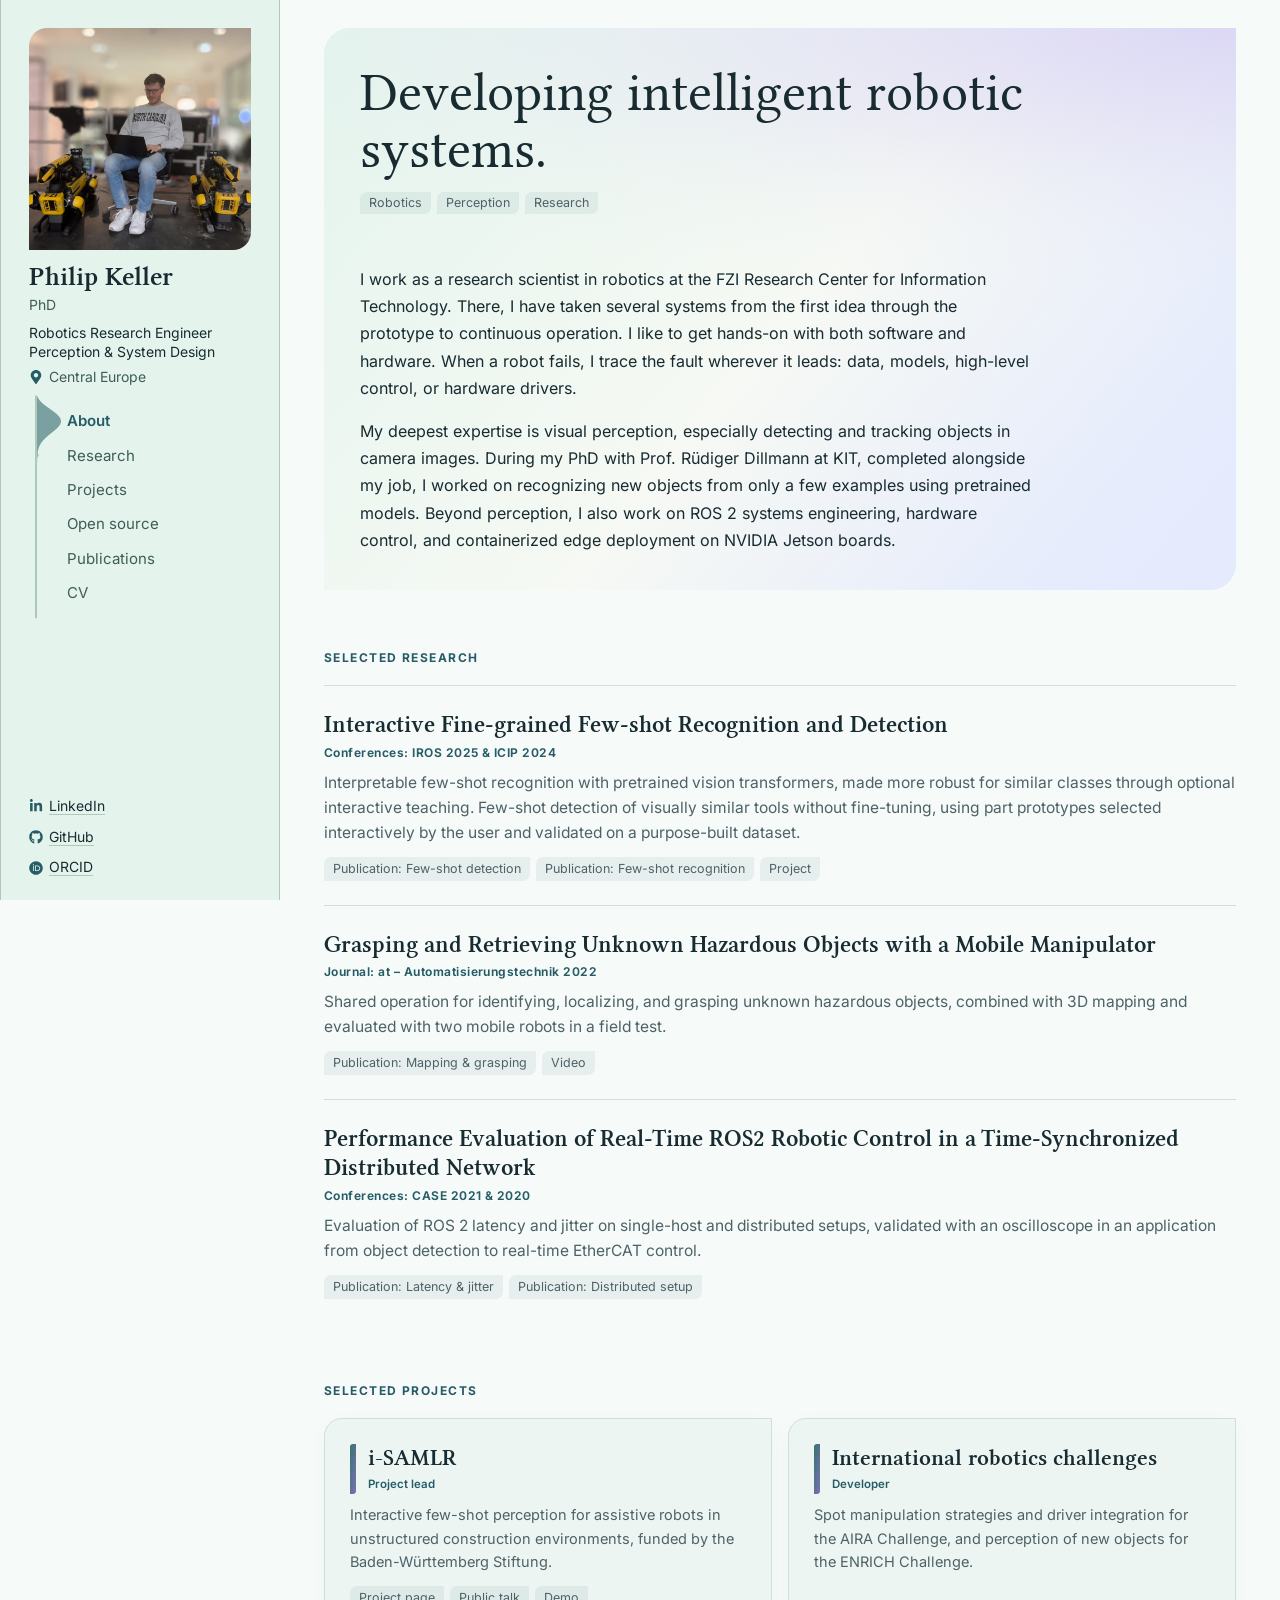
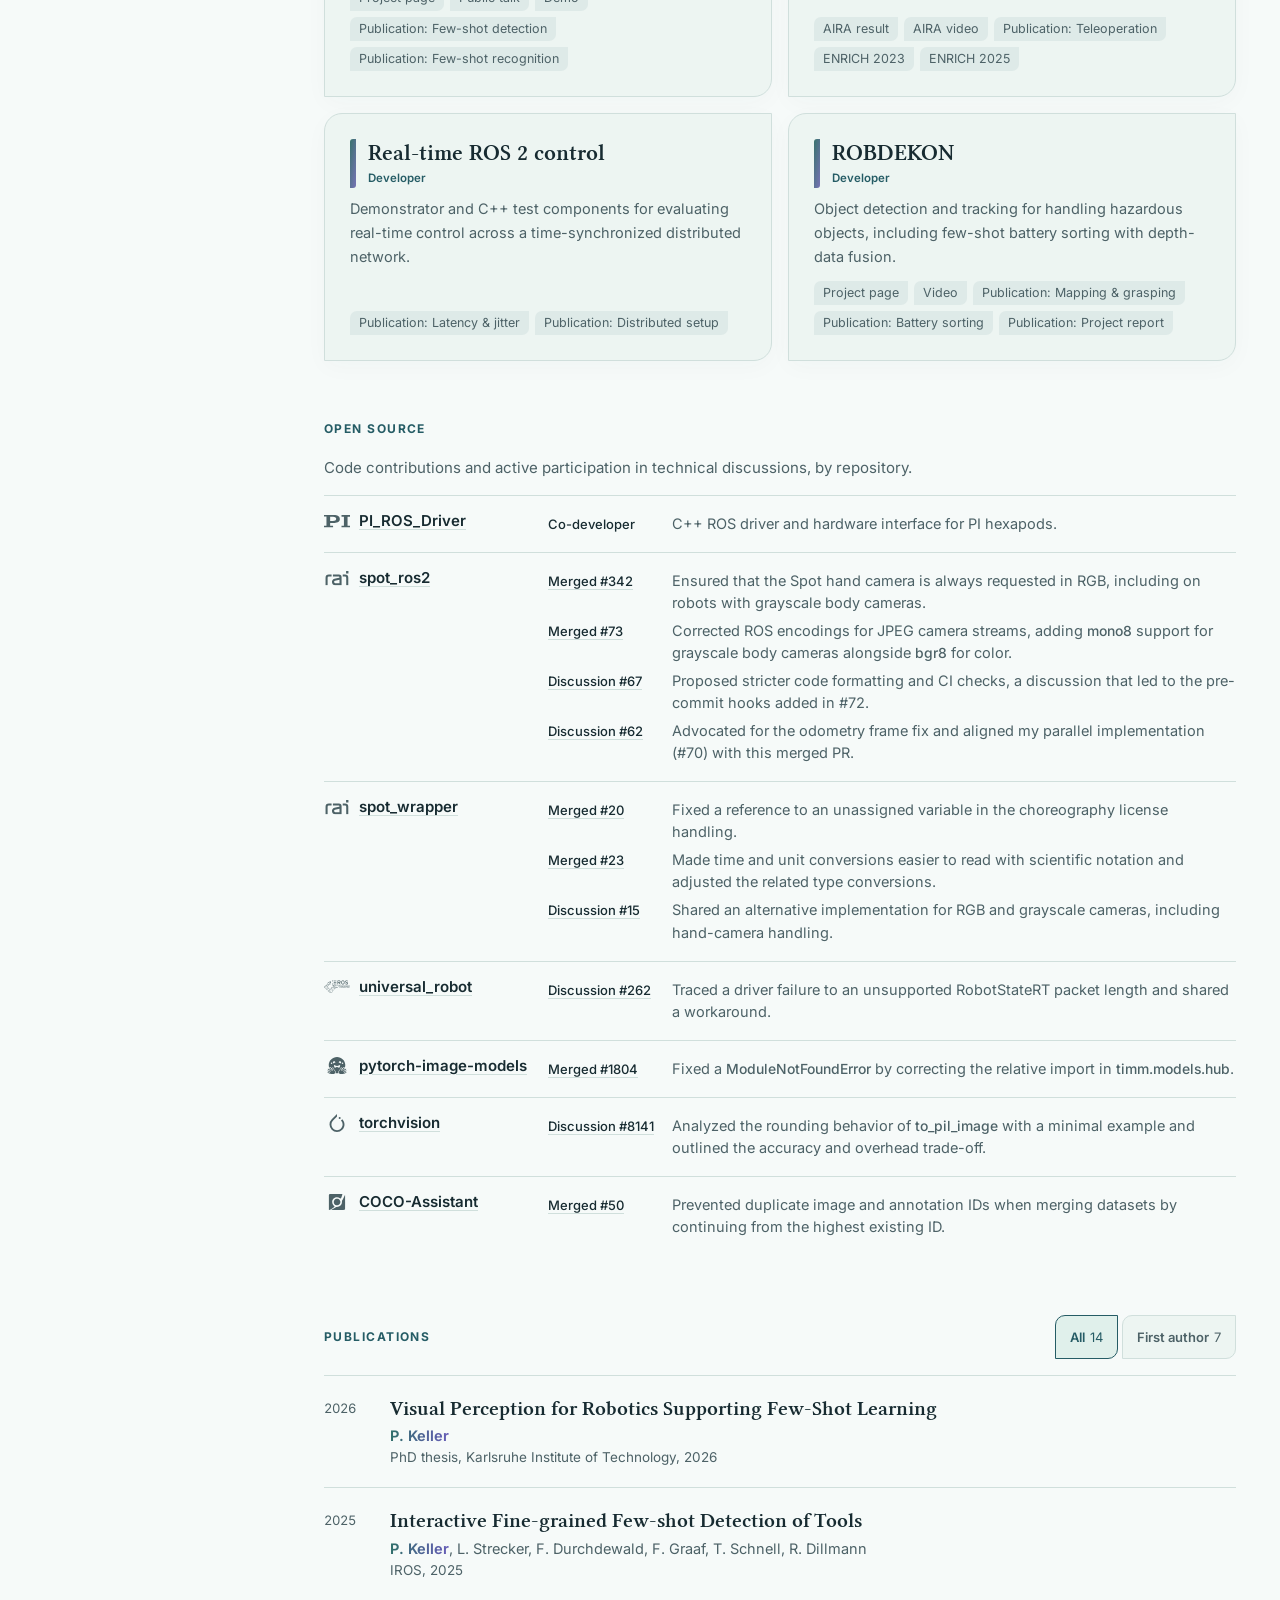
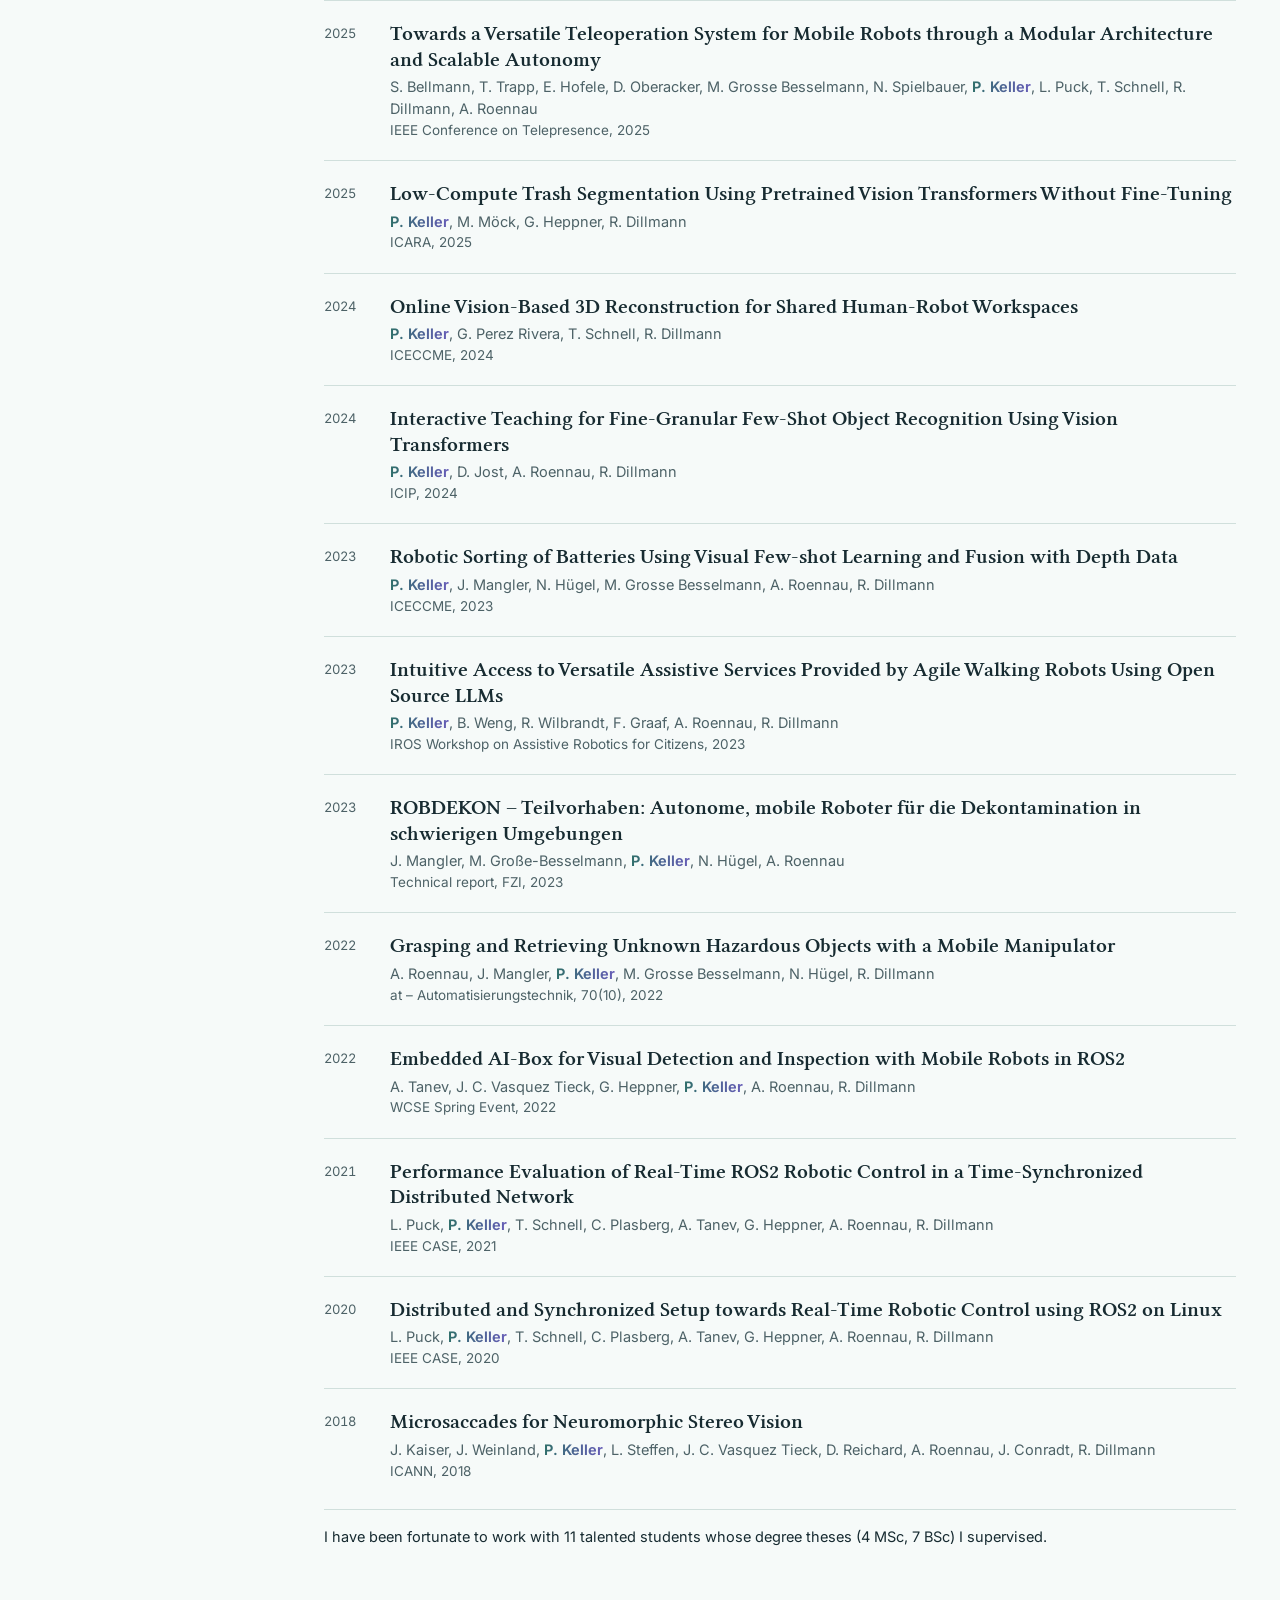
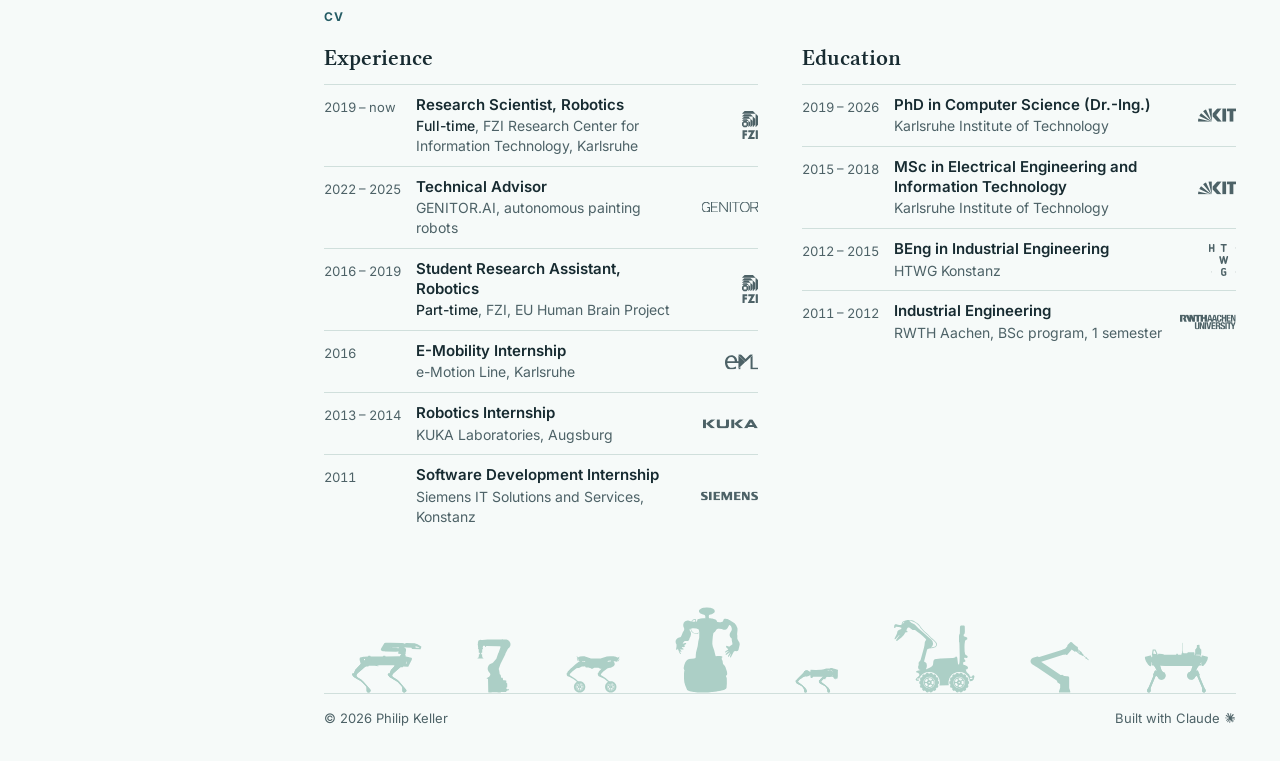
<file: index.html>
<!doctype html>
<html lang="en">
<head>
  <meta charset="utf-8">
  <meta name="viewport" content="width=device-width, initial-scale=1">
  <title>Philip Keller | Robotics Research Engineer</title>
  <meta name="description" content="Philip Keller is a robotics research engineer working on few-shot visual perception and system design for real hardware.">
  <meta name="color-scheme" content="light dark">
  <meta name="theme-color" media="(max-width: 860px) and (prefers-color-scheme: light)" content="#e4f4ed">
  <meta name="theme-color" media="(max-width: 860px) and (prefers-color-scheme: dark)" content="#1d3b36">
  <link rel="canonical" href="https://philipsgithub.github.io/">
  <link rel="icon" href="assets/favicon-white-32.png?v=3" sizes="32x32" type="image/png" media="(prefers-color-scheme: dark)">
  <link rel="icon" href="assets/favicon-white-128.png?v=3" sizes="128x128" type="image/png" media="(prefers-color-scheme: dark)">
  <link rel="icon" href="assets/favicon-black-32.png?v=3" sizes="32x32" type="image/png" media="(prefers-color-scheme: light)">
  <link rel="icon" href="assets/favicon-black-128.png?v=3" sizes="128x128" type="image/png" media="(prefers-color-scheme: light)">
  <link rel="apple-touch-icon" href="assets/apple-touch-icon.png?v=4" sizes="180x180">
  <meta property="og:type" content="profile">
  <meta property="og:title" content="Philip Keller | Robotics Research Engineer">
  <meta property="og:description" content="Few-shot visual perception and system design for real hardware.">
  <meta property="og:url" content="https://philipsgithub.github.io/">
  <meta property="og:image" content="https://philipsgithub.github.io/assets/robotics-photo.jpg">
  <link rel="preload" href="assets/fonts/Inter-Variable.woff2" as="font" type="font/woff2" crossorigin>
  <link rel="preload" href="assets/fonts/LibertinusSerif-Regular.woff2" as="font" type="font/woff2" crossorigin>
  <link rel="stylesheet" href="style.css">
  <link rel="stylesheet" href="common.css">
  <link rel="stylesheet" href="theme.css">
  <link rel="stylesheet" href="cv.css">
  <link rel="stylesheet" href="compact.css">
  <link rel="stylesheet" href="icons.css">
  <link rel="stylesheet" href="sidebar-fit.css">
  <link rel="stylesheet" href="top-header.css">
  <link rel="stylesheet" href="nav-rail.css">
  <link rel="stylesheet" href="shape-align.css">
  <link rel="stylesheet" href="narrow-nav.css">
  <link rel="stylesheet" href="entry-links.css">
  <link rel="stylesheet" href="density-row.css">
  <link rel="stylesheet" href="header-morph.css">
  <link rel="stylesheet" href="robot-skyline.css">
  <script src="assets/robots/robot-skyline-data.js" defer></script>
  <script src="robot-skyline.js" defer></script>
  <script src="script.js" defer></script>
  <script src="navigation.js" defer></script>
  <script src="compact.js" defer></script>
  <script src="about-align.js" defer></script>
  <script src="header-morph.js" defer></script>
  <script src="identity-align.js" defer></script>
  <script src="density-rail.js" defer></script>
</head>
<body>
  <svg class="logo-sprite" aria-hidden="true" style="display:none"><symbol id="logo-kuka" viewBox="0 0 583.4 100"><path fill-rule="evenodd" d="M432.5 98.1l36 0l10.4-17.3l57.8 0l2.9 4.3l7.8 13l35.7 0l0-0.4l-61.7-97.7l-27.6 0zM489.3 60.7l16.5-27.9l0.7-1.6l1-0.7l17.8 30.5l-0.3 0.4l-35.4 0zM299.4 0l0 98.1l31.4 0l0-49.4l0.4-0.3l56.5 49.7l44.1 0l-0.3-0.7l-20.5-16.6l-39.2-32.7l60-48.1l-44.1 0l-56.5 47.7l-0.4-0.3l0-47.4zM146.4 0l0 67.9l0.4 0.3l0 2.9l0.3 0.3l0 1.7l0.3 0.3l1 5.2l2.2 5.2l2.6 3.9l5.2 4.8l4.9 3l6.2 2.2l3.9 0.7l0.3 0.3l3.6 0.3l0.3 0.4l2.9 0l0.3 0.3l59.1 0l0.4-0.3l2.9 0l0.3-0.4l5.5-0.6l8.8-2.9l2.6-1.3l4.5-3.3l2.6-2.6l2-2.6l2.6-4.9l1.6-4.8l0.7-4.9l0.3-0.3l0-3.3l0.3-0.3l0-67.2l-31.5 0l0 62.3l-0.3 0.4l0 1.6l-1.6 4.2l-2.6 2.9l-3.9 2l-3 0.3l-0.3 0.3l-2.9 0l-0.3 0.4l-36.4 0l-0.3-0.4l-2.6 0l-0.3-0.3l-3-0.3l-3.9-2l-2.6-2.9l-0.9-1.9l-1-3.9l0-62.7zM0 0l0 98.1l31.2 0l0-49.4l0.3-0.3l56.8 49.7l44.2 0l-60.4-50l60.4-48.1l-44.5 0l-56.2 47.7l-0.6-0.3l0-47.4z"/></symbol><symbol id="logo-siemens" viewBox="0 0 626.1 100"><path fill-rule="evenodd" d="M449.6 1.9l0 95.9l19.4 0l0-60.5l0.4-0.4l3.7 7.1l0.8 0.8l1.5 3.3l0.7 0.8l1.1 2.6l0.8 0.7l1.1 2.7l0.8 0.7l1.4 3.4l0.8 0.7l1.1 2.6l0.8 0.8l1.4 3.3l2.7 4.1l1.5 3.4l2.6 4.1l1.5 3.3l2.6 4.1l1.5 3.4l2.6 4.1l1.5 3.4l1.1 1.5l30.2 0l0-95.9l-19.4 0l0 58.9l-0.4 0.4l-0.7-0.8l-1.5-3.3l-0.8-0.8l-1.4-3.3l-0.8-0.8l-1.5-3.3l-0.7-0.8l-1.5-3.3l-0.8-0.8l-1.5-3.3l-0.7-0.8l-1.5-3.3l-0.7-0.8l-1.5-3.3l-0.8-0.8l-1.5-3.3l-0.7-0.8l-1.5-3.3l-0.8-0.8l-1.5-3.4l-0.7-0.7l-1.5-3.4l-0.7-0.7l-1.5-3.4l-0.8-0.7l-4.8-9.3zM363.1 1.9l0 95.9l70.9 0l0-18.3l-43 0l-0.3-0.4l0-22l0.3-0.4l36.6 0l0-15.7l-36.6 0l-0.3-0.3l0-20.9l0.3-0.4l41.8 0l0-17.5zM224.6 1.9l0 95.9l19.1 0l0-62.4l0.3-0.3l26.5 63.8l16.1 0l0.3-0.4l0.4-1.5l1.1-1.9l0-0.7l1.5-2.6l0-0.8l1.1-1.8l0-0.8l1.2-1.8l0-0.8l1.1-1.8l0-0.8l1.1-1.9l0-0.7l1.1-1.9l0-0.7l1.1-1.9l0-0.7l1.2-1.9l0-0.7l1.1-1.9l0-0.8l1.1-1.8l0-0.8l1.1-1.8l0-0.8l1.1-1.8l0-0.8l1.2-1.9l0-0.7l1.1-1.9l0-0.7l1.1-1.9l0-0.7l1.1-1.9l0-0.7l1.1-1.9l0-0.7l1.2-1.9l0-0.8l1.1-1.8l0-0.8l1.5-2.6l0-0.7l2.6-5.6l0.4 0.3l0 62.4l26.4 0l0-95.9l-33.2 0l0 0.7l-3.3 7.1l-0.8 2.6l-2.2 4.5l-0.8 2.6l-3.3 7.1l-0.8 2.6l-2.2 4.5l-0.7 2.6l-1.2 1.9l0 0.7l-2.2 4.5l-0.7 2.6l-2.3 4.5l-0.7 2.6l-3.4 7.1l-1.1-1.5l-1.5-4.5l-1.1-1.9l0-0.7l-0.8-1.1l0-0.8l-0.7-1.1l0-0.7l-0.8-1.2l0-0.7l-0.7-1.1l0-0.8l-0.8-1.1l0-0.7l-0.7-1.2l0-0.7l-0.7-1.1l-1.5-4.5l-1.2-1.9l0-0.7l-0.7-1.1l0-0.8l-0.8-1.1l0-0.7l-0.7-1.2l0-0.7l-0.7-1.1l0-0.8l-0.8-1.1l0-0.7l-0.7-1.2l0-0.7l-0.8-1.1l0-0.8l-2.6-5.6l-1.1-3.7l-1.1-1.9l0-0.7l-0.8-1.1l0-0.8l-1.5-3.3zM138.1 1.9l0 95.9l70.5 0l0-18.3l-42.9 0l-0.4-0.4l0-22l0.4-0.4l36.5 0l0-15.7l-36.5 0l-0.4-0.3l0-20.9l0.4-0.4l42.1 0l0-17.5zM87.3 1.9l0 95.9l28.4 0l0-95.9zM618.3 3.4l-4.9-0.8l-0.3-0.4l-1.9 0l-0.4-0.3l-1.8 0l-0.4-0.4l-4.9-0.4l-0.3-0.4l-8.6-0.3l-0.4-0.4l-8.2 0l-0.4 0.4l-5.9 0.3l-0.4 0.4l-4.9 0.8l-3.3 1.1l-6.4 3l-4.8 3.3l-4.5 4.9l-3 5.6l-0.4 2.2l-0.3 0.4l0 1.5l-0.4 0.4l0 8.9l0.4 0.4l0 1.5l0.3 0.3l0 1.2l0.8 2.2l0.7 1.1l0.4 1.5l1.9 3l5.6 6l5.9 4.1l4.5 2.2l0.8 0l1.8 1.1l3.4 1.2l2.6 1.4l0.7 0l1.9 1.2l0.8 0l1.8 1.1l0.8 0l1.8 1.1l3.4 1.1l3.7 2.3l1.5 1.5l1.5 2.9l0 2.7l-0.4 0.3l0 1.1l-1.1 1.9l-1.5 1.5l-1.1 0.4l-0.7 0.7l-3.4 1.1l-5.2 0.4l-0.4 0.4l-9.3-0.4l-0.4-0.4l-4.9-0.3l-0.3-0.4l-1.5 0l-0.4-0.4l-1.5 0l-0.4-0.3l-1.4 0l-0.4-0.4l-4.1-0.8l-6.7-2.2l0 19.4l3.7 0.7l0.4 0.4l5.2 0.8l0.4 0.3l4.8 0.4l0.4 0.4l3 0l0.3 0.4l5.6 0l0.4 0.3l12 0l0.3-0.3l3.8 0l0.3-0.4l4.1-0.4l4.5-1.5l1.1 0l8.2-3.7l1.2-1.1l2.6-1.5l5.6-6l3-5.6l0.7-2.2l0-1.2l0.4-0.3l0-1.9l0.3-0.4l0-7.8l-0.3-0.4l0-1.5l-1.5-4.4l-2.6-4.5l-5.3-5.6l-5.2-3.8l-20.5-10.4l-0.7 0l-3.4-1.9l-2.2-0.7l-2.3-1.5l-3-3l-0.7-1.9l0-1.8l0.7-1.9l2.6-2.6l2.7-1.5l2.2-0.7l4.5-0.4l0.3-0.4l7.9 0.4l0.4 0.4l4.4 0.3l0.4 0.4l3 0.4l3 1.1l1.1 0l7.5 2.6l0-18.3zM67.2 3.4l-1.5 0l-0.4-0.4l-3.4-0.4l-2.2-0.7l-7.1-0.8l-0.4-0.4l-8.5-0.3l-0.4-0.4l-8.6 0l-0.4 0.4l-3.3 0l-0.4 0.3l-4.1 0.4l-0.4 0.4l-1.1 0l-0.4 0.4l-1.1 0l-1.5 0.7l-2.2 0.4l-7.5 3.7l-2.6 1.9l-6 6.3l-1.5 2.6l-1.8 5.6l0 1.9l-0.4 0.4l0 6.7l0.4 0.4l0 1.8l0.3 0.4l0 1.1l0.4 0.4l0 1.1l0.8 2.3l2.2 4.1l2.6 3.3l2.6 2.6l6.4 4.5l6.7 3.4l0.7 0l1.9 1.1l0.7 0l1.9 1.1l0.8 0l1.8 1.1l0.8 0l1.8 1.1l3.4 1.2l2.6 1.5l0.8 0l4.1 2.2l2.9 3.3l0.4 1.2l0 3.3l-1.1 2.6l-3 2.7l-4.1 1.4l-4.8 0.4l-0.4 0.4l-9.3-0.4l-0.4-0.4l-5.2-0.3l-0.4-0.4l-1.5 0l-0.4-0.4l-1.5 0l-0.3-0.3l-1.5 0l-0.4-0.4l-2.6-0.4l-1.5-0.7l-1.1 0l-5.6-1.9l0 19.4l2.2 0.4l0.4 0.3l1.5 0l1.8 0.8l1.5 0l0.4 0.4l1.9 0l0.3 0.3l1.9 0l0.4 0.4l2.2 0l0.4 0.4l3 0l0.3 0.4l5.6 0l0.4 0.3l12 0l0.3-0.3l6.4-0.4l0.3-0.4l1.5 0l0.4-0.4l1.1 0l0.4-0.3l1.1 0l0.4-0.4l1.1 0l3.4-1.1l5.9-3l3.4-2.3l2.6-2.6l0.4 0l2.6-3l1.5-2.2l2.2-4.8l0.4-2.3l0.4-0.4l0-1.4l0.4-0.4l0-3.4l0.3-0.4l-0.3-5.5l-0.4-0.4l-0.4-2.6l-3.4-6.7l-5.9-6.4l-5.2-3.7l-10.9-5.6l-0.7 0l-11.6-6l-0.7 0l-3-1.5l-2.2-1.5l-2.3-2.2l-0.7-1.5l0-3.4l0.7-1.5l1.9-1.8l4.1-2.3l1.1 0l1.9-0.7l2.6 0l0.4-0.4l7.8 0.4l0.4 0.4l2.6 0l0.3 0.3l3.4 0.4l0.4 0.4l4.1 0.7l2.6 1.1l1.1 0l2.3 1.2l2.6 0.7z"/></symbol><symbol id="logo-kit" viewBox="0 0 278.4 100"><path fill-rule="evenodd" d="M212.5 0l0 22.4l19.2 0.1l0 77.2l27.3 0.1l0-77.3l19.3-0.1l0-22.4zM178.7 0l-0.1 99.7l27.3 0l0-99.7zM142.4 0l-34.9 38.6l0 22.4l36 38.7l30.5 0l-40.5-49.4l0.3-0.8l39.9-49.5zM101 0.2l-10.5 0.3l-7.2 0.9l-6.6 1.5l23.8 95l-0.2 0.7l-41.9-89.2l-4.3 1.9l-6.5 3.6l-5.1 3.4l-5 3.9l62.7 76.5l-0.2 0.3l-77.1-62.5l-7.3 10l-5.9 10.8l89.7 41.6l0.3 0.5l-96.5-24l-2.4 11.7l-0.8 12.6l100.8 0z"/></symbol><symbol id="logo-rwth" viewBox="0 0 371.3 100"><path fill-rule="evenodd" d="M313.1 52.2l0 7.5l10.2 0.2l0 39.1l9.3 0l0.2-39.3l7.7 0l0.9 1.2l8.3 19.6l0 18.5l9.3 0l0-18.8l12.1-28l-10.2 0l-6.4 17.9l-0.4-0.2l-6.1-17.7zM302.3 52.2l0 46.8l9.3 0l0-46.8zM238.9 52.2l0 46.8l9.3 0l0-19.6l0.4-0.4l6.7 0.2l1.5 0.6l1.2 1.3l1 2.7l0.5 12.5l1 2.7l10.2 0l-1.3-1.5l-0.6-2.1l-0.4-11l-1.2-5l-2.1-2.3l-3.8-1.4l1.5-0.4l2.7-1.7l2.1-2.7l0.8-2.3l0.4-2.1l0-4.3l-0.8-3.6l-1.3-2.3l-2.7-2.5l-2.3-1l-2.7-0.6zM248.6 58.8l6.3 0.2l2.1 0.9l1.8 2.1l0.7 2l0 3.2l-1.1 2.9l-1.4 1.4l-2.9 1.1l-5.9-0.3l0-13zM210 52.2l0 46.8l26.6 0l0-7.7l-17.3-0.2l0.2-12.5l15.6 0l0-7.7l-15.8-0.2l0-10.8l16.7-0.2l0-7.5zM175.3 52.2l10.8 46.8l12 0l10.8-46.8l-9.7 0l-7.1 34.7l-0.4-0.8l-6.3-33.7zM165.1 52.2l0 46.8l9.3 0l0-46.8zM131.4 52.2l0 46.8l8.7-0.2l0.2-32.3l11.5 32.3l10.8 0.2l0-46.8l-8.5 0l-0.3 32l-11.4-32zM99.4 52.2l0 34.9l0.6 3.8l0.8 2.2l1.3 2.1l2.1 2.1l3.7 1.9l2.9 0.6l6.9 0l4.3-1.3l2.7-1.6l2.1-2.3l1.7-3.3l0.6-2.7l0.2-36.4l-9.3 0l0 34.5l-0.7 2.9l-1 1.9l-1.3 1l-2.7 0.6l-2.2-0.4l-1.9-1.4l-1.1-2.3l-0.4-2.3l0-34.5zM283.2 51.1l-3.8 0.7l-3.3 1.4l-1.5 1.1l-2 2.2l-1.3 2.5l-0.8 3.4l0.2 6l1.2 3.5l2.9 3.4l3.8 2.2l9.3 3.8l2.3 2.1l0.9 1.8l0.2 1.9l-0.7 2.9l-1.8 2.1l-1.3 0.6l-2.1 0.4l-2.7-0.4l-1.2-0.6l-1.7-1.9l-0.6-2.1l0-3.7l-9.3 0l0 4.8l0.8 3.3l1 2.1l1.3 1.7l1.8 1.4l2.1 1.1l4.2 1l7 0l3.4-0.6l2.7-1.1l2.5-1.6l2.1-2.3l1.2-2.5l0.8-3.3l-0.2-6.7l-1-2.7l-2.9-3.3l-4.8-2.7l-9.6-4.2l-1.6-1.6l-0.7-1.3l0-4.8l0.9-1.4l1.6-1.3l1.3-0.4l3.3 0.2l1.9 1.3l1 1.8l0.4 3.8l9 0l0-3.4l-1.5-4.7l-1-1.5l-2.7-2.3l-4.4-1.6zM340.1 0.8l0 46.8l8.5 0l0.3-32.6l11.4 32.4l10.8 0.2l0-46.8l-8.5 0l-0.2 32l-11.5-32zM311 0.8l0 46.8l26.8 0l0-7.5l-17.4-0.2l0.2-12.7l15.6 0l0-7.4l-15.8-0.3l0-10.8l16.6-0.2l0.2-7.7zM278.4 0.8l0 46.8l9.3 0l0.2-20.8l11.1 0.2l0 20.6l9.3 0l0-46.8l-9.3 0l-0.2 17.9l-10.9 0l-0.2-17.9zM192.7 0.8l-12.5 46.8l9.8 0l2.3-9.8l12.5 0l2.3 9.8l14.3 0l2.3-9.8l12.3 0l0.4 0.5l1.9 9.3l9.7 0l-12.2-46.8l-11.9 0.2l-8.9 34.6l-0.9 2l-9.7-36.8zM229.9 8.9l4.6 21l-9.1 0.2l0.8-5.2l3.3-15.3zM198.5 8.9l4.4 19.4l0 1.8l-8.9-0.2zM37.6 0.6l20.2 47.2l16 0l0.2-23.9l0.8 3.3l8.8 20.6l16 0l0.2-36.4l11 0.2l0 36.2l15.6 0l0.2-36.4l10.8 0.2l0.2 36.2l15.6-0.2l0.2-19.1l10.8 0.2l0 19.1l15.6 0l0-47.2l-15.6 0l-0.2 17.1l-10.8-0.2l0-16.9l-63.6 0l0 23.1l-10-23.1l-16.2 0l0.2 23.1l-9.8-23.1zM89.6 23.9l0.2-0.2l0.2 0.4l-0.2 0.2zM0 0.6l0 47l15.6 0l0.2-36.2l6.9 0l1.4 0.5l2.5 2l0.8 1.7l0.3 2.1l-1.1 2.9l-1.4 1.4l-2.7 1.1l-3.4 0l10.4 24.5l16 0l-8.5-20.2l0-0.6l3.3-5l1.1-3.7l-0.2-5.8l-0.7-1.9l-2-3.7l-4.2-3.8l-3.5-1.7l-2.7-0.6zM258.8 0l-4.1 1l-2.9 1.7l-2.5 2.7l-1.9 4l-1 4.7l-0.5 4.2l0 11.2l0.5 4.8l1.4 6l1.7 3.2l2.7 2.7l2.7 1.4l3.1 0.8l7.3 0l3.1-0.8l2.1-1l1.6-1.3l1.9-2.3l2.1-5.2l0.6-4.1l0-3.8l-9.3 0l-0.2 5.4l-1.5 4.4l-1.5 1.5l-1.6 0.6l-2.3 0l-1.9-0.8l-1-1.1l-1.1-2.3l-1-7.7l0-11.4l1-7.5l1.1-2.3l2.3-1.8l1.6-0.2l2.7 0.6l1.3 1l1 1.9l0.9 6.4l9.1 0l-0.2-5.4l-0.6-2.7l-1.3-2.9l-1-1.4l-2.9-2.5l-5.2-1.7z"/></symbol><symbol id="logo-htwg" viewBox="0 0 84.5 100"><path fill-rule="evenodd" d="M83.4 86.5l-0.8 0.5l0 0.8l0.4 0.4l0.9 0l0.4-1zM8.3 86.5l-0.8 0.5l0 0.6l0.6 0.6l0.8 0l0.4-0.4l0-0.8zM43.9 75l-3.7 1.8l-2.1 3.3l-0.4 1.7l0.2 12l1.4 3.1l1.9 1.7l3.5 1.2l4.8-0.2l2.9-1.1l1.8-2.2l0-9.6l-0.6-0.8l-1.2-0.6l-5.4 0l-1 0.6l-0.5 1.1l0.5 2l1 0.6l2.5 0.1l0 5.3l-1.9 0.7l-2.3 0l-1-0.3l-1.2-1.2l-0.7-2.1l0-9.3l0.7-2.1l1.6-1.4l2.9-0.2l3.1 1.6l1.1 0l1.4-0.8l0.4-1.6l-1.4-1.9l-1.9-1l-2.7-0.5zM32.9 37.9l-1 1.8l5 19.9l1 1.9l1.2 0.8l1.5 0.2l2-1.4l2.7-10.4l0.5-3.7l0.4 0.4l0.6 4.4l2.3 9.1l0.8 1l1.4 0.6l2.3-0.6l1.1-1.9l5.1-19.6l0-1.5l-1.2-1.2l-2.1-0.2l-1.4 1.2l-2.7 10.6l-0.6 3.7l-0.3-0.4l-0.4-3.5l-2.7-10.2l-1-1.2l-1-0.4l-2.1 0.4l-1.2 2l-2.1 8.5l-0.6 4.4l-0.4 0.4l-0.7-4.6l-2.4-9.1l-1.5-1.8zM83 11.6l-0.4 0.4l0 0.8l1 0.5l0.5-0.3l0.2-0.8l-0.5-0.6zM37.7 0l-1.7 1.5l0 1.4l0.9 1.2l6.6 0.3l0 18.8l1.4 1.6l2.1 0l1.4-1.4l0-19l6-0.1l1.1-0.8l0.4-2l-1.5-1.5zM1.4 0l-1.4 1.4l0 22l0.4 0.8l1.3 0.8l1.2 0l1.4-0.8l0.3-0.8l0.2-8.9l7.2 0l0.2 8.9l1.3 1.4l1.2 0.2l1.2-0.4l0.7-0.8l0.4-1.2l0-20.5l-0.4-1.1l-1.1-1l-2 0l-0.9 0.8l-0.4 0.7l-0.2 8.8l-7.2 0l-0.2-8.9l-1.3-1.4z"/></symbol><symbol id="logo-fzi" viewBox="0 0 58.2 100"><path fill-rule="evenodd" d="M23.1 68.6l-0.6 0.8l0 5.4l0.4 0.7l9.6 0.2l0.5 0.3l0.1 0.9l-12.7 22.7l0.6 0.3l23.7-0.1l0.4-0.4l0-5.9l-0.4-0.4l-10.4-0.1l-0.8-0.8l12.4-22l0.3-1.4l-0.5-0.3zM17.8 68.5l-15.3 0l-0.6 0.6l-0.1 30.3l0.6 0.5l6.2 0l0.8-0.5l0-10.9l0.5-0.6l7-0.2l0.7-0.5l0-6l-0.8-0.4l-6.9-0.2l-0.5-0.8l0-3.3l1-0.8l8-0.2l0.3-0.6l0-5.6zM49.9 68.4l-0.9 0.9l0 30.1l0.5 0.5l6.4 0l0.8-0.5l0-30.1l-0.9-0.8zM5.9 36l-5.8 5.9l0 10.1l5.8 5.8l10.1 0l5.7-5.7l0-10.3l-5.6-5.9zM6.4 42.1l9-0.2l0.5 0.4l0.1 9.1l-0.4 0.5l-8.6 0.1l-0.8-0.4l-0.1-9.1zM5.4 29.4l-4.9 4.8l0.1 0.8l22.2 0.3l0.2 21.6l0.7 0.5l5.1-5.5l-0.1-11.5l-11.5-11.3l-11.1 0zM6.5 21.1l-6.2 6.1l0.1 0.6l29 0.1l0.7 0.4l0.1 28.7l0.5 0.3l0.8-0.5l4.3-4.3l1.8-2.4l-0.1-14.7l-0.4-1l-13.7-13.5l-15.8-0.1zM8 11.2l-7 7.1l0 1.1l36.6 0l0.7 0.5l0.2 37.3l0.5 0.2l0.8-0.4l7.2-7.6l0.1-20.9l-0.3-1.2l-7-7.1l-1.2-0.5l-0.9-1.4l-7.2-7.1zM9.3 0.1l-8.2 8.3l-0.4 1.2l46.7 0.1l1.1 0.5l0 46.7l1.1 0l8.2-8.2l0.3-0.8l0-28.4l-0.4-0.9l-7.8-7.9l-1.2-0.6l-1-1.5l-8.7-8.5z"/></symbol><symbol id="logo-genitor" viewBox="85.1 86 1336.9 242" overflow="visible"><g fill="none" stroke="currentColor" stroke-width="1.05"><path d="M262 140 A98 118 0 1 0 262 280 M210 221 H262 V326" vector-effect="non-scaling-stroke"/><path d="M465 88 H312 V326 H465 M312 206 H445" vector-effect="non-scaling-stroke"/><path d="M510 326 V88 L690 326 V88" vector-effect="non-scaling-stroke"/><path d="M762 88 V326" vector-effect="non-scaling-stroke"/><path d="M800 88 H990 M890 88 V326" vector-effect="non-scaling-stroke"/><ellipse cx="1108" cy="207" rx="106" ry="121" vector-effect="non-scaling-stroke"/><path d="M1252 326 V88 H1354 A68 68 0 0 1 1354 224 H1252 M1358 224 L1422 326" vector-effect="non-scaling-stroke"/></g></symbol><symbol id="logo-eml" viewBox="0 0 1116 519"><path fill-rule="evenodd" d="M405 232C405 118 319 32 213 32C95.4 32 0 136.3 0 265C0 417.4 81.2 519 203 519C258 519 320 505 370 476L366 410C318 442 268 455 203 455C133 455 77 375 77 296L448 296L448 474L674 261L448 47L448 232ZM78 232C90 160 133 95 208 95C283 95 323 155 327 232ZM451 0H525L685 160L845 0H919V35L685 256.5L451 35ZM451 486L512 429V519H451ZM852 113L919 50V448H1116V519H852Z"/></symbol><symbol id="logo-pi" viewBox="0 0 422.4 202.7"><path d="M147.5,202.7v-26.3H100v-48H152c52.2,0,106-10.2,105.3-64.5C256.8,17.5,216,0,162.4,0H0v26h40.1v150.4H0v26.3 H147.5z M146.8,26.6c27.9,0.5,51.3,9.2,51.3,35.4c0,25.4-19.9,36-53.2,36.2c-33.4,0.2-45,0.2-45,0.2V26.3h31.2 C131.2,26.3,138.2,26.5,146.8,26.6"/> <polygon points="323.7,26.3 323.7,176.4 284.4,176.4 284.4,202.7 422.4,202.7 422.4,176.4 382.6,176.4 382.6,26.3 422.4,26.3 422.4,0 284.4,0 284.4,26.3 "/></symbol><symbol id="logo-rai" viewBox="0 0 64.2 40.3"><path  d="M0 40.255V19.063A9.272 9.272 0 0 1 9.272 9.79h7.682v5.828H9.272a3.444 3.444 0 0 0-3.444 3.444v21.192H0zm27.297-5.828H39.1v-9.98l-12.646 3.198c-3.932.994-3.212 6.782.844 6.782zM20.662 9.79h16.853a7.412 7.412 0 0 1 7.412 7.338v23.126h-17.63c-10.919 0-12.858-15.584-2.272-18.26l12.879-3.257a1.584 1.584 0 0 0-.389-3.119H20.662V9.791zm33.802 0h-6.358v5.828h6.358a3.444 3.444 0 0 1 3.443 3.444v21.192h5.828V19.063a9.272 9.272 0 0 0-9.271-9.272zm9.668-2.914H57.51V.255h6.622v6.622z"/></symbol><symbol id="logo-rosi" viewBox="0 0 385.0 180.0"><path fill-rule="evenodd" d="M83 180C83 180 83 180 83 180C82 180 82 180 82 179C82 179 81 179 81 179C80 179 79 179 79 178C78 177 77 177 77 177C77 177 76 176 76 175C75 175 74 174 73 173C72 172 72 171 71 170C71 170 71 170 71 170C71 169 71 169 71 168C71 168 70 168 70 167C70 167 70 167 70 167C70 166 69 166 69 165C69 165 68 164 68 164C68 163 68 163 68 163C68 163 68 163 68 162C68 162 65 158 64 158C64 158 64 158 64 158C63 158 63 158 61 159C60 159 58 159 58 159C58 158 57 158 57 158C56 158 56 158 53 155C51 152 49 151 42 143L36 138L36 136C36 134 37 134 37 133C37 133 37 133 37 133C37 132 38 131 38 131C39 130 36 128 35 128C35 128 34 128 34 128C34 127 33 127 32 127C32 127 31 127 31 127C31 126 30 126 30 126C30 126 30 126 30 126C30 126 29 126 28 126C28 126 27 126 27 126C27 125 26 125 26 125C26 125 22 121 19 118C18 117 17 115 16 115C14 113 14 112 14 111C13 111 12 110 11 110C9 110 6 107 6 104C6 104 5 103 4 103C3 103 1 100 1 99C1 99 0 99 0 99C0 99 0 99 0 98C0 98 1 97 1 97C1 97 0 96 0 96C0 95 0 95 0 95C0 95 1 95 1 95C1 94 3 91 5 90C5 90 10 86 20 75C24 72 28 68 28 68C28 68 29 68 29 67C29 67 33 67 34 67C35 68 37 66 36 65C36 65 36 64 36 63L35 61L38 59C40 57 41 56 41 56C41 56 42 56 42 55C42 55 43 55 44 55C46 55 47 55 48 54C48 53 51 53 52 53C52 54 52 54 52 53C53 53 53 53 53 53C54 53 54 52 53 51C52 50 52 49 53 48C53 47 54 47 54 45L54 43L56 40C60 37 60 37 58 35C56 34 56 33 56 32C56 31 57 29 57 28C57 28 57 28 57 27C57 26 63 25 64 26C64 27 64 27 65 27C65 27 65 27 65 27C66 27 66 27 67 26C67 26 68 26 69 26C69 26 70 26 70 25C70 25 71 25 71 25C71 25 72 25 72 25C72 24 73 24 73 23C73 23 74 23 74 22C74 22 74 21 75 21C75 21 75 21 76 21C76 21 76 21 76 21C77 21 81 21 82 21C82 21 82 21 82 21C83 21 83 21 83 20C83 20 84 20 85 20C85 20 86 20 86 20C86 20 86 20 86 20C87 20 87 20 87 20C88 19 88 19 89 19C90 19 90 19 92 18C93 17 94 16 94 16C94 16 95 16 95 16C95 16 99 16 99 16C100 16 100 16 100 16C101 16 104 19 104 20C104 20 104 20 104 20C104 20 104 21 104 21C104 21 104 22 104 22C105 22 105 23 104 23C104 23 104 24 104 24C104 24 104 25 104 25C104 25 103 25 103 25C103 26 103 26 103 26C103 27 103 28 103 28C103 29 102 29 102 30C102 30 102 30 102 30C102 31 102 31 102 31C102 31 102 32 102 32C102 33 101 33 101 33C101 34 101 34 101 39C100 44 100 44 98 46C97 46 97 46 97 46C97 47 96 47 96 47C96 48 95 48 96 49C96 49 95 50 95 50C94 52 94 57 95 58C96 59 95 61 94 61C94 61 94 61 93 61C93 61 93 62 92 62C92 62 91 62 91 62C91 62 91 62 90 62C90 62 88 62 87 62L85 61L85 62C84 62 84 63 83 63C82 64 81 65 80 66L78 68L76 68C74 68 74 68 73 68C72 69 71 69 70 68C69 66 69 66 68 67C66 68 66 69 67 69C68 71 67 72 66 74C65 75 65 75 65 77C65 78 64 79 64 79C64 80 63 80 63 80C64 81 63 81 62 82C61 83 60 83 60 83C61 85 56 86 54 85C53 84 51 86 52 87C52 87 52 89 52 89C52 89 51 89 51 90C51 90 51 90 51 91C51 91 50 91 50 92L50 93L50 94C51 95 52 96 53 97C54 98 54 99 55 100C55 101 55 102 55 102C55 102 56 103 56 104C56 104 56 105 56 106C56 106 56 107 56 107C56 108 59 111 59 110C59 110 59 110 60 110C60 110 61 110 61 109C62 109 66 109 66 109C66 110 67 110 67 110C67 110 72 115 75 118C76 120 79 122 84 127L86 129L88 129C90 129 90 129 91 129C91 130 91 130 92 130C92 130 92 130 92 130C92 130 93 130 94 130C94 130 95 130 95 130C98 131 98 131 98 129C98 128 99 128 99 127C99 127 99 125 99 124C99 122 100 121 100 120C100 120 100 120 100 120C100 119 100 119 101 119C101 119 101 118 101 118C102 117 102 117 102 117C103 117 106 114 109 110L115 104L115 102C116 100 117 98 118 98C118 98 119 98 120 98C121 98 121 98 121 98C122 98 124 98 125 98C125 97 126 97 126 96C128 95 128 94 129 93C129 93 130 92 130 92C131 92 131 92 132 92C132 92 132 92 132 92C133 92 133 92 133 91C133 91 134 91 134 91C134 91 134 91 134 90C134 89 135 88 135 88C135 87 135 87 135 87C135 86 136 86 136 85C138 84 138 83 137 82C137 82 137 82 136 82C136 81 136 81 136 80C136 80 136 80 136 80C136 79 135 79 135 79C135 78 135 78 135 78C134 76 135 74 137 74C138 73 136 73 128 73L120 73L119 72C118 72 118 69 119 69L120 68L249 68L377 68L378 69C379 69 379 72 378 72L377 73L305 73C255 73 233 73 233 73C233 73 233 73 233 73C233 73 224 82 213 93C203 103 194 112 193 112C193 113 190 113 189 113C189 112 188 112 188 112C188 112 188 112 187 111C187 111 187 111 187 111C187 111 186 111 186 110C184 109 184 109 180 113C176 117 175 117 174 117C174 116 174 116 173 116C173 116 172 116 171 116C171 116 170 115 170 115C169 114 168 114 168 114C168 114 167 114 166 115C165 115 165 115 165 115C164 115 164 115 164 115C163 116 163 116 162 116L161 116L161 118C161 120 161 121 160 121C160 122 160 122 160 123C160 123 158 124 157 125C155 128 154 129 155 129C155 129 156 130 156 132L156 134L154 135C153 136 153 136 152 136C149 137 147 139 136 150C135 151 134 152 134 152C134 152 133 152 133 153C133 153 132 153 132 153C131 153 131 153 130 153C130 154 130 154 127 154C124 154 124 154 125 155C125 156 126 157 126 158C126 159 126 160 126 161C126 161 125 167 125 167C125 168 124 168 124 168C124 169 124 169 124 170C124 170 124 170 124 171C123 171 118 177 117 177C116 177 116 178 116 178C115 178 114 178 114 178C114 178 113 178 113 179C113 179 107 179 107 179C107 178 106 178 102 178C99 178 98 178 98 179C98 179 97 179 97 179C97 179 96 179 96 179C96 180 93 180 93 179C93 179 92 179 92 179C91 179 91 179 91 179C91 178 90 178 90 178C89 178 89 178 89 179C89 179 88 179 87 179C87 179 86 179 86 179C86 179 86 179 86 179C85 179 85 179 85 180C84 180 83 180 83 180ZM87 176C88 175 88 174 86 173C85 172 84 171 84 170C84 170 83 169 82 169C82 169 81 168 81 168C81 168 81 168 81 167C80 167 79 167 79 166C78 166 77 165 77 165C77 165 76 165 76 165C74 164 74 164 74 164C73 164 73 164 73 163C72 163 71 163 72 164C72 164 72 165 72 165C72 166 73 166 73 167C73 167 74 167 74 168C74 168 74 168 74 169C74 169 75 170 75 170C75 170 79 175 80 175C80 175 81 175 81 176C82 176 86 176 87 176ZM96 176C96 175 97 175 98 175L100 175L99 173C97 171 96 170 95 169C95 169 95 169 95 168C95 168 95 168 95 167C95 167 94 167 94 166C94 166 93 166 93 165C93 165 93 165 93 164C93 164 92 163 92 163C92 162 92 162 92 161C92 161 92 160 92 160C92 160 91 159 91 158C91 158 90 157 90 157C90 156 89 155 89 155C89 155 88 155 88 154C87 154 86 153 86 153C86 153 85 152 85 152C85 151 85 151 84 151C84 151 84 151 83 150C83 149 83 149 83 149C82 149 82 149 82 148C82 148 82 148 82 148C82 147 80 145 80 144C80 144 80 144 80 144C80 144 80 144 80 144C80 144 69 154 67 156C66 156 69 159 70 159C70 159 71 159 71 159C71 160 72 160 72 160C72 160 72 160 72 160C72 160 73 160 73 160C73 160 74 160 74 160C74 161 75 161 76 161C76 161 77 161 77 162C77 162 78 162 78 162C78 162 80 163 81 164C81 164 82 165 82 165C82 165 90 173 90 173C90 174 92 176 93 176C93 176 93 176 93 176C94 176 95 176 96 176ZM111 176C111 176 111 176 111 176C111 176 112 176 112 175C112 175 113 175 113 175C113 175 114 175 114 175C114 175 114 175 114 175C114 175 115 174 115 174C116 174 116 173 117 173C117 173 117 173 118 172C118 172 119 172 119 172C119 172 119 171 119 171C119 171 120 170 121 169C121 168 122 168 122 167C122 167 122 167 122 166C122 166 122 165 122 162C122 157 122 157 122 156C122 156 122 156 122 156C122 155 121 155 121 154C121 154 120 154 120 153C120 153 120 153 120 152C119 151 118 150 118 150C118 149 111 142 109 141C109 141 108 140 107 140C106 139 105 139 104 138C103 138 103 137 102 137C102 136 101 136 101 136C101 136 101 136 100 136C100 136 99 135 99 135C99 135 99 135 99 135C99 135 98 135 98 135C98 135 97 135 97 134C97 134 96 134 96 134C95 134 94 134 94 134C94 133 93 133 92 133C90 133 90 133 89 133C89 132 85 132 84 133C84 133 84 133 83 133C82 133 82 133 82 133C82 134 81 134 81 134C81 134 81 135 81 136C81 136 81 137 82 138C82 140 82 140 82 140C82 140 83 141 83 141C83 142 83 142 83 142C83 143 83 143 84 144C84 144 84 144 84 144C84 145 84 145 84 146C84 146 85 146 85 147C85 147 86 147 86 147C86 148 89 152 90 152C90 152 94 155 94 155C94 156 94 156 94 157C94 157 94 158 94 158C94 159 95 159 95 160C95 160 96 161 96 161C96 162 96 162 96 163C96 163 96 164 96 164C96 165 97 165 97 166C97 166 98 166 98 167C98 167 98 167 98 168C99 169 100 170 100 170C100 171 102 173 103 173C104 173 104 174 105 174C105 175 106 175 106 175C106 175 106 175 106 175C106 175 107 175 107 175C107 175 108 175 108 175C108 176 109 176 109 176C109 176 109 176 109 176C109 176 110 176 110 176C110 176 111 176 111 176ZM60 155C60 155 61 155 61 155C61 155 62 155 62 154C62 154 63 154 63 154C63 154 64 154 65 153C65 152 66 152 66 152C66 152 67 152 68 151C68 150 69 150 69 150C69 150 70 150 70 149C71 148 72 147 73 146C74 145 75 144 75 144C76 143 77 141 78 140C78 140 78 137 78 137C77 137 77 133 78 133C78 132 78 132 79 131C79 131 79 131 79 131C79 131 80 131 80 130C80 130 80 130 81 130C82 130 82 129 76 123C73 120 70 117 70 117C70 116 65 112 64 112C62 112 63 113 64 115C66 116 66 117 65 118C65 119 65 119 64 120C64 120 64 120 64 120C64 121 64 121 64 121C63 122 62 124 61 125C61 125 60 126 60 126C60 126 54 132 54 132C54 132 53 133 52 134C51 134 51 135 50 135C50 135 49 135 49 136C49 136 48 136 48 136C48 136 47 136 47 136C47 137 46 137 45 137L44 137L42 135L41 133L40 134C39 135 39 136 40 137C41 139 57 155 58 155C58 155 59 155 59 155C59 156 59 156 60 156C60 156 60 156 60 155ZM126 151C126 151 126 151 127 151C129 151 129 151 129 150C129 150 130 150 130 150C131 150 132 150 132 150C132 149 133 149 133 149C134 149 135 147 134 146C134 146 134 146 134 146C133 145 133 145 133 144C133 144 133 144 133 143C133 143 132 143 132 142C132 142 132 142 132 142C132 141 131 141 131 141C130 140 129 138 128 137C128 136 122 131 121 130C121 130 120 129 120 129C120 129 120 129 119 128C119 128 118 127 117 127C117 126 116 126 116 126C116 126 115 126 115 125C114 124 113 124 113 124C113 124 112 124 111 123C111 122 110 122 110 122C110 122 109 122 109 122C109 121 108 121 108 121C108 121 107 121 107 121C105 119 104 119 104 120C103 121 103 121 103 121C103 122 102 123 102 125C102 127 102 128 102 128C102 129 101 133 102 133C102 133 103 133 103 134C103 134 104 134 104 134C104 134 105 135 106 135C106 136 107 136 107 136C107 136 108 137 109 137C109 138 110 138 110 138C111 138 122 150 122 151C122 151 125 151 126 151ZM143 139L149 133L150 133L152 133L152 132C152 131 152 130 152 130C152 130 151 130 151 130C151 129 151 129 151 128C151 128 151 128 151 127C151 127 150 127 150 126C149 125 148 124 148 124C148 123 147 122 147 122C147 122 146 122 146 121C146 121 146 120 145 119C144 118 143 117 142 116C142 115 140 114 140 113C139 113 137 111 136 111C135 110 134 109 134 109C134 109 134 109 133 108C133 108 133 108 133 108C133 108 132 108 132 107C131 106 130 106 130 106C130 106 129 106 129 105C128 104 127 104 127 104C127 104 126 104 125 103C125 103 124 102 124 102C124 102 123 102 123 102C123 101 123 101 122 101C122 101 122 101 122 101C122 101 121 101 120 101L119 101L119 102C119 103 119 104 119 104C119 105 118 105 114 109C112 112 109 114 109 115L107 117L108 117C108 117 109 118 109 118C109 118 110 118 110 118C110 119 111 119 111 119C111 119 112 119 112 120C112 120 113 120 113 120C113 120 114 120 114 121C115 122 116 122 116 122C116 122 119 124 120 125C120 125 120 126 121 126C121 126 132 137 132 138C132 138 133 138 133 138C133 138 134 140 134 140C134 141 135 141 135 141C136 142 136 142 136 143C136 143 136 143 136 143C136 143 136 143 137 144C137 145 137 145 143 139ZM46 133C46 133 47 133 47 133C48 133 48 133 48 133C48 132 49 132 50 132C50 131 51 131 51 131C51 130 52 130 53 129C54 128 56 126 57 125C57 124 58 124 58 124C59 123 59 123 60 120C60 120 61 119 61 119C61 119 61 119 61 119C61 118 61 118 62 117C62 116 62 116 61 116C60 116 60 117 60 117C60 118 60 118 59 118C59 119 58 119 58 120C58 120 57 121 57 121C57 122 56 123 54 124C53 125 52 127 50 128C48 130 47 130 45 132C44 132 44 132 45 133C45 134 46 134 46 133ZM43 129C44 129 44 129 44 129C44 129 45 128 45 128C46 128 46 127 47 127C47 127 47 127 47 127C48 126 48 126 48 126C49 126 55 120 55 119C55 119 55 118 56 118C56 117 57 117 57 117C57 116 57 116 57 116C58 115 58 114 56 112C55 111 54 110 54 110C54 110 54 110 54 110C54 109 54 109 54 108C54 108 53 108 53 107C53 107 52 106 52 106C52 105 52 104 52 103C52 103 52 102 52 101C52 100 51 100 50 98C49 97 48 96 47 95C43 90 40 88 38 88C35 88 34 87 35 86C36 84 36 83 34 82C33 81 33 81 31 83C29 84 28 86 26 87C25 88 24 89 24 89C24 89 23 90 23 90C21 91 10 103 10 104C9 106 12 108 13 106C14 106 14 106 15 106C16 106 17 106 16 108C16 111 16 111 20 115C22 117 25 119 25 120C26 121 27 122 27 122C28 122 28 122 28 123C28 123 29 123 30 123C31 123 32 123 32 123C32 124 32 124 33 124C33 124 33 124 33 124C33 124 34 124 34 124C35 124 35 124 35 124C35 125 36 125 36 125C36 125 37 125 37 125C38 126 38 126 38 126C39 126 39 127 40 128C41 129 42 129 42 129C42 129 43 129 43 129ZM155 123C158 120 158 118 156 114C155 111 140 96 139 96C139 96 138 96 138 95C137 95 137 95 134 95L131 95L129 97L127 100L128 101C129 102 130 102 130 102C130 102 131 102 131 103C132 104 133 104 133 104C133 104 133 104 134 104C134 105 134 105 134 105C134 105 137 107 138 108C139 109 139 109 139 109C140 109 147 116 147 117C147 117 148 118 148 118C148 118 148 118 149 119C149 119 149 120 150 120C150 121 150 121 150 121C150 122 151 122 151 122C152 123 152 124 152 124C153 125 153 125 155 123ZM30 117L29 116L29 114L28 113L30 112C31 111 32 110 32 111C33 111 33 111 33 111C34 111 36 113 36 114C36 116 32 118 30 117ZM115 116C113 114 113 113 114 112C114 112 114 112 114 111C114 111 115 110 116 110L118 108L119 108C123 108 125 113 122 114C122 114 121 115 121 115C121 116 120 116 120 116C120 116 119 116 119 117C118 117 116 117 115 116ZM119 113C120 112 120 110 118 111C118 112 117 113 117 113C117 114 118 114 119 113ZM174 113C174 112 174 112 174 112C174 111 174 111 174 110C174 110 173 110 173 110C173 109 172 109 172 108C172 108 172 107 171 107C171 106 170 106 170 106C170 105 170 105 170 105C168 103 167 102 167 101C167 101 166 100 166 100C166 100 166 100 166 99C165 99 162 96 159 93C151 85 150 84 150 84C150 84 147 82 147 81C146 81 146 81 146 81C145 81 145 80 144 80C144 79 143 79 143 79C143 79 142 79 142 78C141 78 140 78 140 78C140 78 140 77 140 77C139 77 138 77 139 78C139 78 139 78 139 79C139 79 139 79 140 80C140 81 140 81 140 82C140 82 142 83 143 83C144 83 145 83 145 84C145 84 146 84 146 84C146 84 147 84 147 84C147 85 148 85 148 85C148 85 149 85 149 86C150 87 151 87 151 87C151 87 155 91 158 93C159 94 161 96 162 97C163 98 164 99 164 100C164 100 164 100 164 100C164 100 164 100 164 101C164 101 165 101 166 102C166 103 167 103 167 104C167 104 167 104 167 104C167 105 167 105 167 106C167 106 168 106 168 107C168 107 168 108 168 109C168 110 169 111 170 111C170 111 171 111 172 112C172 112 173 113 173 113C173 113 173 113 173 113C174 113 174 113 174 113ZM162 112C163 112 163 112 164 112C164 112 165 111 165 111C165 110 165 110 165 110C165 110 165 109 165 109C165 109 165 108 165 108C165 108 165 108 165 108C165 108 164 107 164 107C164 106 164 106 164 105C163 104 162 103 162 103C162 103 162 103 162 102C161 102 161 101 161 101C161 101 161 100 160 100C160 100 160 100 159 99C159 98 151 91 150 91C150 90 149 90 149 89C148 89 147 88 147 88C147 88 147 88 146 88C146 87 145 87 145 87C145 87 144 87 144 87C144 86 143 86 143 86C143 86 143 86 143 86C142 86 141 86 140 86C140 86 140 86 140 86C140 86 139 87 139 88C139 88 138 89 138 89C137 90 139 93 140 93C141 93 142 94 145 97C149 101 158 110 158 110C158 111 162 114 162 112ZM23 110C22 109 22 107 23 105C27 102 31 107 28 110C27 111 24 111 23 110ZM182 106C185 103 187 102 187 102C187 101 184 98 173 87L159 73L150 73C141 73 140 73 140 74C140 74 141 74 141 74C141 74 142 74 142 74C142 75 143 75 143 75C143 75 144 75 144 76C145 77 146 77 146 77C146 77 146 77 147 78C147 78 147 78 147 78C147 78 148 78 148 79C149 80 150 80 150 80C150 80 150 80 151 81C151 81 153 82 154 84C158 88 170 100 170 100C170 101 171 101 171 101C171 101 172 101 172 102C172 102 172 103 173 104C174 105 174 105 174 106C174 106 175 106 175 107C177 109 177 110 177 110C178 111 177 111 182 106ZM192 109C193 108 191 104 189 104C187 104 186 108 188 108C188 108 189 108 190 109C191 110 191 110 192 109ZM41 105C39 104 39 103 40 102C40 102 40 102 40 102C40 100 44 99 46 101C46 102 46 102 46 103L46 105L45 106C44 107 43 107 41 105ZM212 89L228 73L212 73C203 73 188 73 179 73L163 73L179 89C188 98 195 106 196 106C196 106 203 98 212 89ZM229 105C229 105 228 105 228 105C227 105 227 104 227 104C227 104 227 103 227 103C227 102 228 102 229 102C230 102 230 102 230 96C230 91 230 90 229 90C228 90 227 89 227 89C227 89 227 88 227 88C227 88 228 87 230 87L232 87L231 86C229 85 230 81 232 81C235 81 236 85 234 86C233 87 233 87 233 87C234 88 234 88 234 94C234 102 234 102 235 102C236 102 236 102 237 103L238 103L238 103C239 102 239 102 240 102L242 102L242 96C242 90 241 89 240 90C240 91 238 90 238 88C238 87 243 86 244 87C245 88 245 88 245 87C245 87 246 87 246 87C246 87 247 87 247 87C247 87 247 87 247 87C248 87 248 87 248 86C248 86 251 86 251 86C251 87 252 87 252 87C252 87 252 87 252 87C252 87 253 87 253 87C253 87 255 89 256 90C256 90 256 90 256 90C256 91 256 92 256 97L256 102L258 102C259 102 260 103 260 104C260 104 259 105 258 105C257 105 256 105 256 105C256 105 256 105 256 105C256 105 255 105 253 105C251 105 251 105 250 105C249 103 250 102 252 102L252 102L252 97C252 93 252 92 252 91L251 90L249 90C248 90 247 90 247 90C247 91 247 91 247 91C246 90 246 92 246 97L246 102L246 102C250 102 249 105 245 105C244 105 243 105 242 105C241 105 241 105 241 105C241 105 240 105 240 105C239 105 239 105 238 104L238 104L237 104C237 105 236 105 236 105C236 105 234 105 233 105C232 105 231 105 230 105C229 105 229 105 229 105ZM285 105C285 105 284 105 284 105C283 105 282 105 281 103L280 102L279 97C279 91 279 90 279 90C279 90 279 90 279 90C279 90 278 90 278 90C277 90 276 89 276 88C276 87 278 86 278 87C279 87 279 87 281 87C283 87 283 86 283 93C283 96 283 99 283 99C283 99 284 100 284 100C284 101 284 101 284 101C284 101 285 101 285 102C286 102 287 102 288 102C288 101 288 101 289 101C290 101 290 100 290 95L291 90L289 90C288 90 287 90 287 89C287 88 289 86 289 87C290 87 291 87 292 87C292 86 293 87 294 88L294 88L294 95L294 102L296 102C298 102 298 103 297 105C297 105 292 105 291 104L291 104L290 104C290 105 290 105 289 105C289 105 288 105 288 105C288 105 288 105 288 105C287 105 287 105 286 105C286 105 286 105 285 105C285 105 285 105 285 105ZM317 105C317 105 316 105 316 105C315 105 314 103 314 102C314 102 313 102 313 102C313 102 313 101 313 101C313 101 313 99 313 96C313 90 313 90 313 90C311 90 310 87 312 87C313 87 313 86 313 85C313 83 314 82 316 83C317 83 317 83 317 86C316 87 317 87 317 87C317 87 317 87 317 87C317 87 318 87 319 87C320 87 321 87 321 88C322 89 322 90 321 90C320 90 320 90 319 90C319 91 319 91 318 91C318 90 317 90 317 91C316 92 316 101 317 101C317 101 318 101 318 102C318 102 318 102 319 101C319 101 320 101 320 99C320 97 320 97 320 96L321 95L322 96L323 97L323 100C323 102 323 103 322 103C322 103 321 104 321 104C321 105 320 105 320 105C319 105 319 105 318 105C318 105 317 105 317 105ZM324 105C323 103 324 102 326 102C327 102 327 102 327 96C327 90 327 90 326 90C324 90 323 88 324 88C325 87 330 87 330 87C330 87 331 87 331 87C332 87 332 87 332 87C333 87 333 87 333 86C333 86 335 86 336 86C336 87 336 87 337 87C337 87 338 87 338 88L340 89L340 91C340 96 338 97 336 95C334 94 334 93 335 92C337 91 336 90 334 90C332 90 332 91 332 92C332 92 331 92 331 93C331 93 330 99 331 99C331 99 331 100 331 100C330 100 330 102 331 102C331 102 331 102 331 102C331 102 332 102 332 102C336 102 335 105 331 105C325 105 325 105 324 105ZM343 105C343 105 342 105 342 105C341 105 340 104 340 103C340 103 342 102 343 102L344 102L343 97C343 91 343 90 343 90C343 90 343 90 343 90C343 90 342 90 342 90C341 90 340 89 340 88C340 88 342 87 343 87L345 87L344 86C342 85 343 81 346 81C348 81 349 84 347 86L346 87L347 88L348 88L348 95L348 102L348 102C350 102 352 104 350 105C350 105 350 105 350 105C349 105 349 105 349 105C348 105 346 105 346 105C346 105 346 105 346 105C345 105 345 105 345 105C344 105 343 105 343 105ZM370 105C368 105 367 104 368 104C368 103 368 103 368 103C369 102 369 102 370 102C371 102 371 102 371 94L371 86L370 86C370 86 369 86 369 86C369 85 368 85 368 85C368 85 368 84 368 84C368 84 368 83 368 83C368 83 369 83 369 82C370 82 373 82 374 83L375 83L375 92C375 102 375 102 376 102C377 102 378 103 378 103C378 105 374 106 370 105ZM264 104C264 104 263 104 263 104C263 104 262 103 261 102C261 102 261 102 261 102C261 101 261 101 260 100C260 100 260 100 260 100C259 99 259 93 260 92C260 92 260 92 260 92C260 91 261 90 261 90C261 90 261 89 262 89C262 89 262 88 263 88C263 88 264 88 264 87C264 87 264 87 265 87C265 87 266 87 266 87C266 87 266 87 266 87C266 87 268 87 268 87C268 87 268 87 268 87C269 87 270 87 270 86L271 85L269 85C269 85 268 85 268 85C268 84 268 84 268 84C268 84 268 84 267 84C267 84 267 83 267 83C266 82 267 82 267 82C267 82 268 82 268 82C269 81 273 81 273 82C273 82 273 82 274 82L274 83L274 92C275 102 275 102 276 102C276 102 278 102 278 103C278 103 278 103 278 103C278 104 278 104 277 105C276 105 273 105 272 105C272 104 270 104 270 105C269 105 265 105 264 104ZM298 105C298 104 298 103 298 102C298 101 298 100 298 100C297 99 298 96 300 96C300 97 301 98 302 99C302 100 302 101 302 101C302 101 303 101 303 101C304 102 305 102 305 101C305 101 306 101 306 101C306 101 306 101 306 100C306 99 306 98 305 98C305 98 304 98 304 98C304 97 303 97 303 97C303 97 303 97 303 97C303 97 302 97 302 97C301 97 301 97 300 96C300 96 300 95 299 95C299 95 298 94 298 92L298 90L300 89C301 87 302 87 303 87C303 87 304 87 304 87C304 87 305 87 305 87C306 87 306 87 307 87C309 87 310 88 310 89C310 90 310 90 310 90C310 90 310 92 310 92C310 92 310 93 310 93C310 94 309 95 308 94C308 94 307 94 307 94C307 95 308 95 308 95C310 96 312 101 310 102C310 102 309 102 310 102C310 102 310 103 309 103C309 104 308 104 308 104C308 104 307 104 307 104C307 105 302 105 302 105C302 104 301 104 301 105C301 105 299 105 298 105ZM353 103L351 102L351 100L351 97L353 96C353 96 354 95 354 95C354 95 355 95 355 95C355 95 355 94 355 94C356 94 356 94 356 94C357 94 357 94 358 94C360 94 361 93 360 92C360 90 356 89 356 92C356 92 356 93 356 93C354 95 352 94 352 90C352 89 355 87 357 87C357 87 357 87 358 87C358 87 359 87 359 87C359 87 360 87 360 87C361 87 361 87 363 89C365 91 364 91 365 95L365 99L365 99C366 98 366 97 367 97C369 99 369 101 367 103L366 105L365 105C363 105 363 105 362 105C361 104 361 104 360 104C359 105 359 105 357 105L355 105L353 103ZM359 101C361 100 362 97 360 97C360 97 359 97 359 97C358 98 358 98 357 98C355 98 354 99 355 100C355 102 357 102 359 101ZM268 101C268 101 269 101 269 101C269 101 270 101 270 100C270 100 270 100 270 99C270 99 270 99 270 99C270 98 270 98 270 98C271 98 271 94 270 94C270 94 270 94 270 93C270 93 270 93 270 93C270 92 270 92 270 92C270 91 269 91 269 91C269 91 268 91 268 90C267 90 266 90 265 91C265 91 265 91 265 91C265 91 265 91 265 92C265 92 264 93 264 93C263 94 263 98 264 98C264 98 264 98 264 99C264 99 264 99 264 99C264 100 264 100 264 100C264 101 265 101 265 101C266 101 266 101 266 101C266 102 267 102 267 102C267 102 268 102 268 101ZM8 100C8 100 9 100 9 99C10 98 12 97 12 97C11 97 12 96 13 96C13 95 17 92 20 88C24 85 28 81 28 81C29 80 29 80 29 80C29 80 30 79 30 79C30 79 31 79 31 78C31 78 32 78 33 78C34 78 35 78 35 78C35 79 36 79 36 79C36 79 37 80 38 81C38 81 38 81 38 82C38 82 39 83 39 84C39 85 39 85 40 85C40 85 40 85 40 85C40 85 41 85 41 85C41 85 42 86 44 88C47 90 47 90 48 89C49 88 48 86 46 84C32 70 32 69 30 71C29 71 29 71 29 71C28 71 4 95 4 96C3 96 3 98 4 98C4 98 4 99 4 99C4 100 5 100 5 100C6 100 6 100 6 100C6 100 7 100 7 100C7 100 8 100 8 100ZM35 99C33 97 33 95 36 94L37 93L38 94C42 96 41 100 37 100C36 100 36 100 35 99ZM306 93C306 91 306 90 304 90C303 90 302 91 302 92C302 93 303 94 304 94C304 94 304 94 304 94C304 94 305 94 306 94L306 94L306 93ZM379 84C379 84 378 83 378 83C378 82 378 81 378 81C378 81 379 80 379 80C379 80 380 80 381 80C383 80 383 80 383 80C384 81 384 81 384 81C384 80 384 80 385 81C385 81 384 82 383 82C383 82 383 83 382 83C382 83 382 83 382 82C382 81 381 81 381 81C381 81 380 81 380 83C380 83 380 84 380 84C380 84 379 84 379 84ZM50 82C50 80 50 79 51 78C51 78 52 78 53 79C53 80 56 82 57 82C58 82 60 80 61 79C62 77 62 75 60 74C58 72 58 72 59 71C60 70 61 70 62 71C63 72 63 72 64 72C64 71 63 70 60 67C59 65 57 63 56 62C52 57 49 55 49 57C48 58 49 58 49 58C50 59 50 60 49 60C48 61 48 61 46 60C45 59 44 58 44 58C43 58 41 59 41 60C41 60 40 60 40 61C40 61 39 62 39 62C39 62 39 62 39 63C38 63 38 64 40 66C42 67 42 68 41 69C41 70 40 70 40 69C39 69 38 69 37 70C37 71 37 70 44 77C50 84 51 84 50 82ZM65 65C65 65 65 65 66 65L66 64L65 63C64 62 62 60 60 58C57 54 57 54 56 55C54 56 54 56 58 59C59 61 61 63 62 64C63 66 65 66 65 65ZM73 65C73 65 73 65 73 65C74 65 74 65 75 65C76 65 76 65 80 61C82 60 83 59 84 58C85 57 86 56 86 56C86 56 86 56 86 55C87 55 87 54 86 54C86 53 86 53 85 52C85 52 70 37 69 35C68 35 67 35 66 35C66 35 66 35 66 35C65 35 64 36 64 37C64 37 63 38 63 38C61 39 57 44 57 46C57 46 57 47 57 47C57 47 56 48 56 49L56 50L64 58C71 65 72 66 73 65ZM275 61C275 61 274 60 274 60C274 60 273 60 272 60C272 60 271 60 271 60C271 59 270 59 270 59C269 59 269 59 269 59C269 58 268 58 268 58C266 58 259 50 259 49C259 49 259 49 259 48C258 48 258 48 258 47C258 47 258 47 258 47C258 47 257 46 257 46C257 45 257 45 257 44C257 44 257 44 257 43C257 43 256 43 256 43C256 43 256 42 256 42C256 42 256 41 256 41C256 41 256 41 256 39C256 39 255 38 255 38C255 38 255 37 255 37C255 37 255 36 255 36C254 36 254 26 255 25C255 25 255 25 255 24C255 24 255 23 255 23C255 23 256 22 256 22C256 21 256 20 256 20C256 19 256 18 256 18C257 18 257 17 257 16C257 16 257 16 257 15C257 15 258 15 258 14C258 14 259 14 258 14C258 14 259 13 259 13C259 12 260 12 260 12C260 11 261 10 263 7C266 5 267 4 268 3C269 3 269 2 269 2C270 2 271 2 271 2C271 2 272 2 272 1C272 1 273 1 273 1C274 1 275 1 275 1C275 1 275 1 275 1C276 1 276 1 276 0C277 -0 282 -0 283 0C283 1 284 1 285 1C285 1 285 1 285 1C285 1 286 1 286 1C287 1 287 1 288 2C289 2 289 2 290 2C290 2 290 3 290 3C291 3 291 3 292 3C292 3 293 4 293 5C294 5 295 6 295 6C295 6 298 8 298 9C298 9 298 9 299 10C300 11 300 12 301 13C301 13 301 13 301 14C301 14 301 14 301 14C301 15 302 15 302 16C302 16 303 17 303 17C303 18 303 18 303 19C303 19 304 20 304 20C304 21 304 21 304 21C304 21 304 22 304 22C304 22 304 23 304 23C305 23 305 38 304 39C304 39 304 39 304 39C304 40 304 40 304 40C304 40 304 41 304 41C304 42 303 43 303 43C303 43 303 43 303 43C303 44 303 44 303 44C303 44 302 44 302 45C302 45 302 45 302 46C302 46 302 46 302 46C302 47 302 47 301 48C301 48 301 48 301 48C301 49 300 49 300 49C300 50 300 50 300 50C300 51 294 57 293 57C293 57 293 57 292 58C291 58 289 59 289 59C289 59 288 59 288 60C288 60 288 60 287 60C287 60 286 60 286 60C286 60 286 60 286 60C285 60 285 60 285 61C284 61 276 61 275 61ZM328 60C328 60 328 60 327 60C327 60 327 60 327 60C327 60 326 60 326 60C326 60 325 60 325 60C324 59 323 59 323 59C323 59 322 59 322 58C322 58 321 58 321 58C321 58 320 58 319 57C319 56 318 56 318 56C317 56 313 51 313 51C313 51 318 45 319 45C319 45 320 45 321 46C323 47 324 48 324 48C324 48 325 48 325 48C325 49 328 50 328 50C328 50 329 50 329 50C329 51 330 51 330 51C330 51 330 51 330 51C331 51 339 51 340 51C340 51 340 51 340 51C340 51 341 51 341 50C341 50 341 50 342 50C343 50 346 47 345 46C345 46 345 46 345 46C346 46 346 41 345 40C344 39 341 37 340 37C340 37 339 37 339 37C339 36 338 36 338 36C337 36 337 36 336 35C336 35 335 35 334 35C334 35 333 35 333 34C333 34 332 34 331 34C331 34 330 34 330 34C330 33 330 33 329 33C329 33 329 33 329 33C329 33 328 33 328 33C328 33 327 33 327 32C327 32 326 32 326 32C325 32 325 32 325 32C325 31 324 31 324 31C324 31 324 31 323 31C323 31 322 30 322 30C321 30 320 29 320 28C319 28 318 27 318 27C318 27 318 27 317 26C317 26 317 25 317 25C316 25 316 25 316 24C316 24 316 24 316 24C316 24 316 23 316 23C316 22 315 22 315 22C315 22 315 21 315 21C315 21 315 20 315 20C314 20 314 15 315 14C316 13 316 13 315 13C315 12 315 12 315 12C315 12 316 12 316 12C316 11 316 11 316 10C316 10 316 10 316 10C316 9 317 9 318 8C318 7 319 7 319 6C320 5 323 3 323 3C323 3 324 3 324 2C324 2 325 2 325 2C325 2 326 2 326 1C327 1 327 1 328 1C329 1 330 1 330 1C330 1 330 1 330 1C331 1 331 1 331 0C332 -0 337 -0 338 0C338 1 338 1 339 1C339 1 339 1 339 1C339 1 340 1 341 1C342 1 343 1 343 1C343 2 344 2 344 2C345 2 345 2 345 2C345 3 346 3 346 3C346 3 347 3 347 3C347 4 348 4 348 4C349 4 349 5 350 5C351 6 352 7 352 7C352 7 354 8 354 8C354 9 348 15 347 15C347 15 346 15 346 14C345 13 344 13 344 13C344 13 343 13 343 12C342 12 341 11 341 11C341 11 341 11 341 11C341 11 340 11 340 11C340 11 339 11 339 11C339 10 338 10 338 10C338 10 338 10 338 10C337 10 331 10 330 10C330 10 330 10 330 10C330 10 329 10 329 11C329 11 328 11 328 11C328 11 328 11 328 11C328 11 327 12 327 12C326 12 326 13 326 13C326 14 325 14 325 14C325 15 324 15 325 15C325 15 325 16 325 16C324 16 324 17 325 17C325 17 325 18 325 18C325 18 325 18 325 19C325 19 326 20 326 20C326 20 327 21 327 21C328 21 328 21 328 22C328 22 329 22 329 22C329 22 330 22 330 22C330 23 331 23 331 23C332 23 332 23 332 23C332 24 333 24 333 24C333 24 333 24 333 24C333 24 334 24 334 24C334 24 335 24 335 24C335 25 336 25 336 25C336 25 336 25 336 25C336 25 337 25 337 25C338 25 338 25 339 25C339 26 340 26 340 26C341 26 341 26 341 26C342 26 342 27 342 27C343 27 343 27 343 27C343 27 344 27 344 27C344 28 345 28 345 28C345 28 346 28 346 28C346 29 347 29 347 29C347 29 347 29 348 29C348 30 349 30 349 30C350 30 354 34 354 34C354 35 354 35 354 35C355 36 355 36 355 37C355 37 355 37 355 38C356 38 356 48 355 48C355 48 355 49 355 49C355 50 355 50 354 51C354 51 354 52 354 52C353 53 353 53 353 53C353 53 352 54 351 55C351 56 350 56 349 57C349 57 348 57 348 58C348 58 345 59 345 59C345 59 344 59 344 60C344 60 343 60 343 60C342 60 341 60 341 60C341 60 341 60 341 60C340 60 340 60 340 61C339 61 329 61 328 60ZM126 60C126 60 126 59 125 59C125 59 124 58 124 58C124 58 124 57 123 57C123 56 122 56 122 56C122 55 122 55 122 55C121 54 122 50 124 48C126 46 130 45 132 46C132 47 133 47 133 47C133 47 133 47 134 48C134 48 134 49 135 49C135 49 136 50 136 51C136 51 136 51 136 51C137 52 137 54 136 55C136 55 136 55 136 56C136 56 135 56 135 57C135 57 134 59 133 59C133 59 132 59 132 60C132 60 127 60 126 60ZM149 60C149 60 149 59 148 59C148 59 147 59 147 58C147 58 147 58 146 57C146 56 145 56 145 55C145 55 145 54 145 53C145 52 145 51 145 51C145 51 146 50 146 50C146 49 148 47 149 47C150 46 154 46 155 46C155 47 156 47 156 47C156 47 157 48 157 48C157 48 157 49 158 49C158 49 159 50 159 51C159 51 159 51 159 51C160 52 160 54 159 55C159 55 159 55 159 55C159 56 157 58 156 59C156 59 155 59 155 60C155 60 150 60 149 60ZM172 60C172 60 172 59 171 59C171 59 170 59 170 58C170 58 170 57 169 57C168 56 168 56 168 55C168 55 168 54 168 54C168 53 167 53 168 53C168 53 168 52 168 52C168 52 168 51 168 51C168 51 169 50 169 50C169 49 170 48 170 48C170 48 170 48 170 48C170 46 176 45 178 46C178 47 179 47 179 47C179 47 180 47 180 48C180 48 180 49 181 49C182 50 182 50 182 51C182 51 182 51 182 51C183 52 183 54 182 55C182 55 182 55 182 55C182 56 181 58 179 59C179 59 178 59 178 60C178 60 173 60 172 60ZM201 60C200 59 200 3 201 2C201 1 200 1 215 1C228 1 229 1 230 1C230 2 230 2 231 2C231 2 231 2 231 2C231 2 232 2 233 2C233 2 234 2 234 2C234 3 235 3 235 3C235 3 235 3 236 3C236 3 237 4 237 4C238 4 239 5 239 6C240 6 241 7 241 7C241 7 241 7 242 8C242 8 242 9 243 9C243 10 244 10 244 10C244 11 244 11 244 11C244 12 244 12 244 12C244 13 244 13 244 13C244 14 245 14 245 14C245 14 245 14 245 15C245 15 245 16 245 16C246 18 246 21 245 22C245 22 245 23 245 23C245 24 245 24 245 24C245 24 244 24 244 25C244 25 244 26 244 26C244 27 244 27 244 27C244 28 243 28 243 28C243 29 243 29 242 29C242 30 240 33 239 33C239 33 239 33 239 34C238 34 238 34 238 34C238 34 237 34 237 34C237 35 236 35 236 35C236 35 235 35 235 36C235 36 234 36 234 36C233 36 233 37 233 37C233 37 234 38 234 38C234 38 234 39 234 39C234 39 235 40 235 40C235 40 235 41 235 41C235 41 236 42 236 42C236 42 236 43 236 43C236 43 237 44 237 44C237 44 237 45 237 45C237 45 238 46 238 46C238 46 238 47 238 47C238 47 239 48 239 48C239 48 239 49 239 49C239 49 240 50 240 50C240 50 240 51 240 51C240 51 241 52 241 52C241 52 241 53 241 53C241 53 242 54 242 54C242 54 242 55 242 55C242 55 243 56 243 56C243 56 243 57 243 57C245 60 245 60 238 60C233 60 233 60 232 58C232 58 232 58 232 58C232 57 232 57 232 56C231 56 231 56 231 56C231 55 231 55 230 54C230 54 230 54 230 54C230 53 230 53 230 52C229 52 229 52 229 52C229 51 229 51 228 50C228 50 228 50 228 50C228 49 228 49 228 48C227 48 227 48 227 48C227 47 227 47 226 46C226 46 226 46 226 46C226 45 226 45 226 44C225 44 225 44 225 44C225 43 225 43 224 42C224 42 224 42 224 42C224 41 224 41 224 40C223 40 223 40 223 40C223 39 223 39 223 38C222 37 213 36 210 37L209 38L210 49C210 55 209 60 209 60C209 60 201 60 201 60ZM91 58C92 58 92 53 91 53C91 53 91 52 91 52C91 52 91 51 91 51C91 51 92 51 92 50C92 50 92 49 92 49C92 48 93 48 93 47C93 47 93 47 93 46C93 46 93 46 93 45C94 45 96 43 96 43C97 43 98 41 97 41C97 41 97 36 97 36C98 36 98 35 97 35C97 35 96 35 96 34C94 33 93 33 92 34C92 35 92 35 92 36C92 36 92 36 92 36C91 37 91 37 91 38C91 38 91 38 90 38C90 39 90 39 90 40C90 40 90 40 90 40C89 41 89 41 89 42C89 42 89 42 88 42C88 43 88 43 88 44C88 44 88 44 88 45C87 45 86 47 85 47C85 47 85 47 85 48C86 48 87 49 88 50L90 52L90 54C90 56 89 57 89 57C88 59 90 60 91 58ZM284 50C285 50 286 50 286 50C286 50 287 49 287 49C288 49 288 48 288 48C289 48 290 47 290 47C290 47 291 46 291 46C291 45 292 45 292 45C292 44 292 44 292 44C292 43 292 43 292 42C293 42 293 42 293 42C293 41 293 40 293 40C293 39 294 39 294 38C294 38 294 38 294 38C294 37 294 37 294 37C295 37 295 24 294 24C294 23 294 23 294 23C294 22 294 22 294 22C294 21 293 21 293 21C293 21 293 21 293 20C293 20 293 20 293 20C293 19 292 19 292 19C292 18 292 18 292 18C292 17 292 17 291 16C291 15 288 12 287 12C287 12 286 12 286 12C286 11 285 11 285 11C284 11 284 11 283 10C283 10 283 10 282 10C282 10 282 10 282 10C281 10 278 10 277 10C277 10 277 10 277 10C276 10 276 10 276 11C276 11 275 11 275 11C274 11 273 11 273 12C272 12 272 12 272 12C272 12 272 12 272 12C272 13 271 13 271 13C270 13 270 14 270 14C269 14 269 15 269 15C269 15 268 15 268 15C268 16 268 16 268 16C268 17 267 17 267 17C267 18 267 18 267 18C267 19 267 19 267 20C267 20 266 20 266 21C266 21 266 21 266 21C266 22 266 22 266 22C266 22 266 23 266 23C266 24 265 25 265 25C265 25 264 27 265 27C265 28 265 28 265 28C264 28 264 34 265 34C265 34 265 34 265 35C265 35 265 36 265 37C265 37 266 37 266 38C266 38 266 39 266 39C266 39 266 39 266 40C266 40 266 40 266 40C266 41 266 41 266 41C266 42 268 44 268 45C268 45 269 45 269 46C269 47 271 49 272 49C272 49 273 49 273 50C273 50 274 50 274 50C274 50 275 50 275 50C275 51 275 51 276 51C276 51 276 51 276 51C277 51 283 51 284 50ZM84 45C84 45 84 44 84 44C84 44 84 44 84 44C84 43 85 42 85 42C85 42 85 42 85 41C85 41 86 40 86 40C86 40 86 40 86 40C86 40 86 39 87 39C87 38 87 38 87 37C87 37 87 37 88 36C88 36 88 36 88 35C88 35 88 35 89 34C89 34 89 34 89 33C89 33 90 33 90 32C90 32 90 32 90 31C90 31 91 30 93 30L94 29L95 30C97 31 97 31 97 31C98 30 97 29 94 29C94 29 93 29 92 28C91 27 91 26 91 26C90 26 89 27 90 27C90 28 88 30 87 30C87 30 86 30 86 30C86 31 84 32 84 32C84 32 83 32 83 33C82 33 82 33 82 33C82 33 81 34 81 34C80 35 79 35 79 35C79 35 78 35 77 36C75 37 75 37 74 36C74 35 75 33 76 33C76 33 77 33 77 32C78 32 78 32 78 32C78 32 79 32 79 31C80 30 81 30 81 30C81 30 82 30 83 29C83 28 84 28 84 28C84 28 85 28 85 28C85 27 86 27 86 27C86 27 86 27 86 26C86 26 87 26 87 25C87 25 87 25 87 25C87 24 87 24 87 24C87 24 88 24 88 23C88 23 86 23 85 23C85 23 85 23 85 23C85 23 84 23 84 24C84 24 83 24 80 24C76 24 76 24 76 25C76 26 74 28 73 28C73 28 72 28 72 28C72 28 72 28 72 28C72 28 71 28 71 29C71 29 70 29 70 29C70 29 69 29 69 30C68 30 63 30 62 30C62 29 61 29 60 30C59 32 59 33 60 34C61 35 62 35 63 33L65 32L67 32L70 32L72 33C73 34 74 35 74 35C74 36 78 40 79 41C79 41 79 41 80 42C80 43 84 46 84 45ZM150 38C150 37 149 37 149 37C148 37 146 34 146 33C146 33 145 33 145 33C145 33 145 32 145 32C145 32 145 31 145 31C144 31 144 30 145 30C145 30 145 29 145 29C145 29 145 28 145 28C145 28 146 28 146 28C146 26 149 23 150 24C150 24 151 24 152 24C153 24 154 24 154 24C154 24 155 24 155 24C156 24 158 27 159 27C159 28 159 28 159 28C160 29 160 32 159 32C159 33 159 33 159 33C159 34 155 37 155 37C155 37 154 37 154 38C153 38 151 38 150 38ZM173 38C173 37 172 37 172 37C171 37 168 34 168 33C168 33 168 33 168 33C168 33 168 32 168 32C168 32 168 31 168 31C167 31 167 30 168 30C168 30 168 29 168 29C168 29 168 28 168 28C168 28 168 28 168 28C168 27 171 24 172 24C173 24 177 24 177 24C178 24 178 24 178 24C179 24 182 27 182 27C182 28 182 28 182 29C183 30 183 32 182 32C182 33 182 33 182 34C181 34 178 37 178 37C178 37 177 37 177 37C176 38 174 38 173 38ZM229 27C230 27 231 27 231 27C232 27 234 24 234 23C234 23 235 22 235 22C235 22 235 21 235 21C235 21 235 20 235 20C235 20 235 19 235 19C235 19 235 18 235 18C236 18 235 17 235 17C235 16 234 16 234 16C234 15 233 12 232 12C232 12 232 12 231 12C230 11 230 11 229 11C228 11 227 11 227 11C227 10 210 10 210 11C209 11 209 28 210 28C210 28 210 28 210 28C210 28 214 28 219 28L228 28L229 27ZM128 15C128 15 127 15 127 15C127 15 126 15 126 15C126 14 125 13 124 13C123 11 122 11 122 10C122 7 122 6 122 6C122 6 122 6 122 6C122 5 126 1 126 2C126 2 127 2 127 1C127 1 131 1 132 2C133 2 136 5 136 6C136 6 136 6 136 6C137 7 137 10 136 10C136 11 136 11 136 11C135 12 134 14 133 14C133 14 133 14 132 14C132 15 132 15 131 15C131 15 130 15 130 15C130 15 130 15 130 15C130 15 128 15 128 15C128 15 128 15 128 15ZM151 15C151 15 151 15 150 15C149 15 149 15 149 15C149 14 148 14 147 13C146 12 145 11 145 10C145 10 145 10 145 9C145 8 145 6 145 6C145 6 146 6 146 6C146 5 149 2 149 2C149 2 150 2 150 1C151 0 155 1 157 3C157 4 158 4 158 4C158 4 159 5 159 6C159 6 159 6 159 6C160 7 160 10 159 10C159 11 159 11 159 11C158 12 157 14 156 14C156 14 156 14 155 14C155 15 155 15 154 15C154 15 154 15 153 15C153 15 152 15 151 15ZM174 15C174 15 173 15 173 15C172 15 172 15 172 14C171 14 170 13 170 13C168 11 168 11 168 10C168 10 168 9 168 9C167 8 167 8 168 8C168 8 168 7 168 7C168 7 168 6 168 6C168 6 168 6 168 6C168 5 172 1 172 2C172 2 173 2 173 1C173 1 176 1 177 1C179 2 179 2 180 3C180 3 180 4 181 4C181 4 182 5 182 6C182 6 182 6 182 6C183 7 183 9 182 10C182 10 182 10 182 10C182 11 182 11 182 11C182 11 182 11 182 11C182 12 179 14 179 14C179 14 179 14 178 14C178 15 178 15 177 15C177 15 176 15 176 15C176 15 176 15 175 15C175 15 175 15 174 15C174 15 174 15 174 15Z"/></symbol><symbol id="logo-huggingface" viewBox="0 0 24 24"><path d="M12.025 1.13c-5.77 0-10.449 4.647-10.449 10.378 0 1.112.178 2.181.503 3.185.064-.222.203-.444.416-.577a.96.96 0 0 1 .524-.15c.293 0 .584.124.84.284.278.173.48.408.71.694.226.282.458.611.684.951v-.014c.017-.324.106-.622.264-.874s.403-.487.762-.543c.3-.047.596.06.787.203s.31.313.4.467c.15.257.212.468.233.542.01.026.653 1.552 1.657 2.54.616.605 1.01 1.223 1.082 1.912.055.537-.096 1.059-.38 1.572.637.121 1.294.187 1.967.187.657 0 1.298-.063 1.921-.178-.287-.517-.44-1.041-.384-1.581.07-.69.465-1.307 1.081-1.913 1.004-.987 1.647-2.513 1.657-2.539.021-.074.083-.285.233-.542.09-.154.208-.323.4-.467a1.08 1.08 0 0 1 .787-.203c.359.056.604.29.762.543s.247.55.265.874v.015c.225-.34.457-.67.683-.952.23-.286.432-.52.71-.694.257-.16.547-.284.84-.285a.97.97 0 0 1 .524.151c.228.143.373.388.43.625l.006.04a10.3 10.3 0 0 0 .534-3.273c0-5.731-4.678-10.378-10.449-10.378M8.327 6.583a1.5 1.5 0 0 1 .713.174 1.487 1.487 0 0 1 .617 2.013c-.183.343-.762-.214-1.102-.094-.38.134-.532.914-.917.71a1.487 1.487 0 0 1 .69-2.803m7.486 0a1.487 1.487 0 0 1 .689 2.803c-.385.204-.536-.576-.916-.71-.34-.12-.92.437-1.103.094a1.487 1.487 0 0 1 .617-2.013 1.5 1.5 0 0 1 .713-.174m-10.68 1.55a.96.96 0 1 1 0 1.921.96.96 0 0 1 0-1.92m13.838 0a.96.96 0 1 1 0 1.92.96.96 0 0 1 0-1.92M8.489 11.458c.588.01 1.965 1.157 3.572 1.164 1.607-.007 2.984-1.155 3.572-1.164.196-.003.305.12.305.454 0 .886-.424 2.328-1.563 3.202-.22-.756-1.396-1.366-1.63-1.32q-.011.001-.02.006l-.044.026-.01.008-.03.024q-.018.017-.035.036l-.032.04a1 1 0 0 0-.058.09l-.014.025q-.049.088-.11.19a1 1 0 0 1-.083.116 1.2 1.2 0 0 1-.173.18q-.035.029-.075.058a1.3 1.3 0 0 1-.251-.243 1 1 0 0 1-.076-.107c-.124-.193-.177-.363-.337-.444-.034-.016-.104-.008-.2.022q-.094.03-.216.087-.06.028-.125.063l-.13.074q-.067.04-.136.086a3 3 0 0 0-.135.096 3 3 0 0 0-.26.219 2 2 0 0 0-.12.121 2 2 0 0 0-.106.128l-.002.002a2 2 0 0 0-.09.132l-.001.001a1.2 1.2 0 0 0-.105.212q-.013.036-.024.073c-1.139-.875-1.563-2.317-1.563-3.203 0-.334.109-.457.305-.454m.836 10.354c.824-1.19.766-2.082-.365-3.194-1.13-1.112-1.789-2.738-1.789-2.738s-.246-.945-.806-.858-.97 1.499.202 2.362c1.173.864-.233 1.45-.685.64-.45-.812-1.683-2.896-2.322-3.295s-1.089-.175-.938.647 2.822 2.813 2.562 3.244-1.176-.506-1.176-.506-2.866-2.567-3.49-1.898.473 1.23 2.037 2.16c1.564.932 1.686 1.178 1.464 1.53s-3.675-2.511-4-1.297c-.323 1.214 3.524 1.567 3.287 2.405-.238.839-2.71-1.587-3.216-.642-.506.946 3.49 2.056 3.522 2.064 1.29.33 4.568 1.028 5.713-.624m5.349 0c-.824-1.19-.766-2.082.365-3.194 1.13-1.112 1.789-2.738 1.789-2.738s.246-.945.806-.858.97 1.499-.202 2.362c-1.173.864.233 1.45.685.64.451-.812 1.683-2.896 2.322-3.295s1.089-.175.938.647-2.822 2.813-2.562 3.244 1.176-.506 1.176-.506 2.866-2.567 3.49-1.898-.473 1.23-2.037 2.16c-1.564.932-1.686 1.178-1.464 1.53s3.675-2.511 4-1.297c.323 1.214-3.524 1.567-3.287 2.405.238.839 2.71-1.587 3.216-.642.506.946-3.49 2.056-3.522 2.064-1.29.33-4.568 1.028-5.713-.624"/></symbol><symbol id="logo-pytorch" viewBox="0 0 24 24"><path d="M12.005 0L4.952 7.053a9.865 9.865 0 000 14.022 9.866 9.866 0 0014.022 0c3.984-3.9 3.986-10.205.085-14.023l-1.744 1.743c2.904 2.905 2.904 7.634 0 10.538s-7.634 2.904-10.538 0-2.904-7.634 0-10.538l4.647-4.646.582-.665zm3.568 3.899a1.327 1.327 0 00-1.327 1.327 1.327 1.327 0 001.327 1.328A1.327 1.327 0 0016.9 5.226 1.327 1.327 0 0015.573 3.9z"/></symbol><symbol id="logo-coco" viewBox="0 0 607 599"><path fill-rule="evenodd" d="M102 597C94 591 97 585 113 578C161 556 203 532 243 506C271 487 281 483 302 483C411 483 492 399 489 292C488 267 489 260 497 248C523 206 566 116 585 66C593 45 598 40 604 48L606 51L607 301C607 469 607 554 606 560C604 575 596 587 583 593C570 599 587 599 335 599L105 599L102 597ZM7 596C-0 591 0 618 0 314L0 40L3 34C8 18 18 7 33 2L39 -0L268 0L497 0L501 4C507 11 503 29 484 86C454 173 447 181 417 158C296 67 122 152 123 302C123 360 147 407 194 446C218 465 218 474 190 495C117 552 21 605 7 596ZM289 424C198 412 152 309 202 233C250 161 361 161 409 233C469 322 396 438 289 424Z"/></symbol></svg>
  <a class="skip" href="#content">Skip to content</a>
  <div class="compact-bar">
    <a class="compact-id" href="#top" data-scroll-top>
      <img src="assets/robotics-photo.jpg" width="785" height="785" alt="">
      <span><strong>Philip Keller</strong><small>Robotics Research Engineer</small></span>
    </a>
    <nav aria-label="Sections, compact">
      <a href="#about">About</a>
      <a href="#research">Research</a>
      <a href="#projects">Projects</a>
      <a href="#open-source" aria-label="Open source"><span class="nav-full">Open source</span><span class="nav-short" aria-hidden="true">OSS</span></a>
      <a href="#publications" aria-label="Publications"><span class="nav-full">Publications</span><span class="nav-short" aria-hidden="true">Pubs</span></a>
      <a href="#cv">CV</a>
    </nav>
  </div>
  <div class="shell">
    <aside class="side">
      <div class="identity">
        <img src="assets/robotics-photo.jpg" width="785" height="785" alt="Philip Keller working on a laptop between two Spot robots" data-scroll-top>
        <div>
          <h1><a class="home-link" href="#top" data-scroll-top>Philip Keller</a></h1>
          <p class="degree">PhD</p>
          <p class="role"><span class="role-title">Robotics Research Engineer</span><br><span class="role-focus">Perception &amp; System Design</span></p>
          <p class="place"><svg class="icon" viewBox="0 0 750 1000" aria-hidden="true" focusable="false"><!-- Font Awesome Free 5.15.4 by @fontawesome - https://fontawesome.com License - https://fontawesome.com/license/free (Icons: CC BY 4.0, Fonts: SIL OFL 1.1, Code: MIT License) --><path d="M336 980C355 1007 395 1007 414 980C698 569 750 526 750 375C750 168 582 0 375 0C168 0 0 168 0 375C0 526 52 569 336 980ZM375 531C289 531 219 461 219 375C219 289 289 219 375 219C461 219 531 289 531 375C531 461 461 531 375 531Z"/></svg><span>Central Europe</span></p>
        </div>
      </div>
      <nav aria-label="Sections">
        <a href="#about">About</a>
        <a href="#research">Research</a>
        <a href="#projects">Projects</a>
        <a href="#open-source" aria-label="Open source"><span class="nav-full">Open source</span><span class="nav-short" aria-hidden="true">OSS</span></a>
        <a href="#publications" aria-label="Publications"><span class="nav-full">Publications</span><span class="nav-short" aria-hidden="true">Pubs</span></a>
        <a href="#cv">CV</a>
      </nav>
      <ul class="links">
        <li><a href="https://www.linkedin.com/in/philip-c-keller" rel="me noopener"><svg class="icon" viewBox="0 0 875 1000" aria-hidden="true" focusable="false"><!-- Font Awesome Free 5.15.4 by @fontawesome - https://fontawesome.com License - https://fontawesome.com/license/free (Icons: CC BY 4.0, Fonts: SIL OFL 1.1, Code: MIT License) --><path d="M196 875V291H14V875ZM105 211C163 211 210 163 210 105C210 47 163 0 105 0C47 0 0 47 0 105C0 163 47 211 105 211ZM875 875V554C875 397 842 276 658 276C570 276 510 325 486 371H483V291H309V875H491V586C491 510 505 436 599 436C692 436 694 523 694 591V875Z"/></svg><span>LinkedIn</span></a></li>
        <li><a href="https://github.com/philipsgithub" rel="me noopener"><svg class="icon" viewBox="0 0 969 1000" aria-hidden="true" focusable="false"><!-- Font Awesome Free 5.15.4 by @fontawesome - https://fontawesome.com License - https://fontawesome.com/license/free (Icons: CC BY 4.0, Fonts: SIL OFL 1.1, Code: MIT License) --><path d="M324 776C324 772 319 768 313 769C307 769 303 772 303 776C303 780 308 784 314 783C320 783 324 780 324 776ZM263 767C262 771 266 776 272 777C277 779 283 777 284 773C285 769 281 765 275 763C270 762 264 763 263 767ZM350 764C344 765 340 770 341 774C342 778 346 780 352 779C358 778 362 774 361 770C360 766 356 763 350 764ZM478 16C207 16 0 221 0 492C0 709 136 894 331 959C356 963 365 949 365 936C365 924 364 857 364 816C364 816 228 845 199 758C199 758 177 701 145 686C145 686 100 655 148 656C148 656 196 660 223 706C266 781 337 760 365 747C369 716 383 694 397 681C288 669 177 654 177 466C177 412 192 385 223 351C218 338 202 286 229 218C270 205 363 271 363 271C402 260 444 254 486 254C528 254 570 260 609 271C609 271 702 205 743 218C770 286 753 338 748 351C779 386 799 412 799 466C799 654 684 669 575 681C593 696 608 726 608 772C608 838 607 919 607 935C607 948 616 963 641 959C836 894 969 709 969 492C969 221 749 16 478 16ZM190 689C187 691 188 695 191 699C194 702 198 704 201 701C204 699 203 695 200 691C197 688 193 686 190 689ZM169 673C168 676 169 679 173 681C176 683 181 683 182 680C183 677 181 674 177 672C173 671 170 671 169 673ZM232 743C229 746 231 751 235 755C239 759 244 760 247 757C250 754 249 749 245 745C241 741 235 740 232 743ZM210 714C207 716 207 722 210 726C213 730 218 732 221 730C224 727 224 722 221 718C218 714 213 711 210 714Z"/></svg><span>GitHub</span></a></li>
        <li><a href="https://orcid.org/0000-0002-4588-0748" rel="me noopener"><svg class="icon" viewBox="0 0 1000 1000" aria-hidden="true" focusable="false"><!-- Font Awesome Free 5.15.4 by @fontawesome - https://fontawesome.com License - https://fontawesome.com/license/free (Icons: CC BY 4.0, Fonts: SIL OFL 1.1, Code: MIT License) --><path d="M576 368H486V668H579C711 668 741 568 741 518C741 437 690 368 576 368ZM500 16C232 16 16 232 16 500C16 768 232 984 500 984C768 984 984 768 984 500C984 232 768 16 500 16ZM342 720H284V315H342ZM313 269C292 269 275 252 275 231C275 210 292 192 313 192C334 192 351 210 351 231C351 252 334 269 313 269ZM586 721H428V315H585C735 315 801 422 801 518C801 622 720 721 586 721Z"/></svg><span>ORCID</span></a></li>
      </ul>
    </aside>

    <main id="content">
      <section id="about" class="intro">
        <div class="intro-heading">
        <h2>Developing intelligent robotic systems.</h2>
        <ul class="about-terms"><li>Robotics</li><li>Perception</li><li>Research</li></ul>
        </div>
        <div class="intro-copy">
        <p>I work as a research scientist in robotics at the FZI Research Center for Information Technology. There, I have taken several systems from the first idea through the prototype to continuous operation. I like to get hands-on with both software and hardware. When a robot fails, I trace the fault wherever it leads: data, models, high-level control, or hardware drivers.</p>
        <p>My deepest expertise is visual perception, especially detecting and tracking objects in camera images. During my PhD with Prof. Rüdiger Dillmann at KIT, completed alongside my job, I worked on recognizing new objects from only a few examples using pretrained models. Beyond perception, I also work on ROS&nbsp;2 systems engineering, hardware control, and containerized edge deployment on NVIDIA Jetson boards.</p>
        </div>
      </section>

      <section id="research">
        <h2 class="label">Selected research</h2>
        <article class="paper">
          <div>
            <h3>Interactive Fine-grained Few-shot Recognition and Detection</h3>
            <p class="venue">Conferences: IROS 2025 &amp; ICIP 2024</p>
            <p>Interpretable few-shot recognition with pretrained vision transformers, made more robust for similar classes through optional interactive teaching. Few-shot detection of visually similar tools without fine-tuning, using part prototypes selected interactively by the user and validated on a purpose-built dataset.</p>
            <ul class="entry-links"><li><a href="publications/iros-2025-few-shot-tool-detection/" rel="noopener" aria-label="Publication (Few-shot detection): Interactive Fine-grained Few-shot Recognition and Detection">Publication: Few-shot detection</a></li><li><a href="publications/icip-2024-interactive-teaching/" rel="noopener" aria-label="Publication (Few-shot recognition): Interactive Fine-grained Few-shot Recognition and Detection">Publication: Few-shot recognition</a></li><li><a href="https://www.fzi.de/en/project/i-samlr/" rel="noopener" aria-label="Project: Interactive Fine-grained Few-shot Recognition and Detection">Project</a></li></ul>
          </div>
        </article>
        <article class="paper">
          <div>
            <h3><a href="publications/at-2022-hazardous-object-grasping/">Grasping and Retrieving Unknown Hazardous Objects with a Mobile Manipulator</a></h3>
            <p class="venue">Journal: at – Automatisierungstechnik 2022</p>
            <p>Shared operation for identifying, localizing, and grasping unknown hazardous objects, combined with 3D mapping and evaluated with two mobile robots in a field test.</p>
            <ul class="entry-links"><li><a href="publications/at-2022-hazardous-object-grasping/" rel="noopener" aria-label="Publication (Mapping &amp; grasping): Grasping and Retrieving Unknown Hazardous Objects with a Mobile Manipulator">Publication: Mapping &amp; grasping</a></li><li><a href="https://www.youtube.com/watch?v=ze_DPKZqLZw" rel="noopener" aria-label="Video: Grasping and Retrieving Unknown Hazardous Objects with a Mobile Manipulator">Video</a></li></ul>
          </div>
        </article>
        <article class="paper">
          <div>
            <h3><a href="publications/case-2021-ros2-performance/">Performance Evaluation of Real-Time ROS2 Robotic Control in a Time-Synchronized Distributed Network</a></h3>
            <p class="venue">Conferences: CASE 2021 &amp; 2020</p>
            <p>Evaluation of ROS&nbsp;2 latency and jitter on single-host and distributed setups, validated with an oscilloscope in an application from object detection to real-time EtherCAT control.</p>
            <ul class="entry-links"><li><a href="publications/case-2021-ros2-performance/" rel="noopener" aria-label="Publication (Latency &amp; jitter): Performance Evaluation of Real-Time ROS2 Robotic Control in a Time-Synchronized Distributed Network">Publication: Latency &amp; jitter</a></li><li><a href="publications/case-2020-ros2-distributed-setup/" rel="noopener" aria-label="Publication (Distributed setup): Performance Evaluation of Real-Time ROS2 Robotic Control in a Time-Synchronized Distributed Network">Publication: Distributed setup</a></li></ul>
          </div>
        </article>
      </section>

      <section id="projects">
        <h2 class="label">Selected projects</h2>
        <div class="grid">
          <article>
            <header class="project-heading">
              <div>
                <h3>i-SAMLR</h3>
                <p class="meta">Project lead</p>
              </div>
            </header>
            <p>Interactive few-shot perception for assistive robots in unstructured construction environments, funded by the Baden-Württemberg Stiftung.</p>
            <ul class="entry-links"><li><a href="https://www.fzi.de/en/project/i-samlr/" rel="noopener" aria-label="Project page: i-SAMLR">Project page</a></li><li><a href="https://www.drones-magazin.de/presse/bring-mir-den-hammer-kollege-roboter-vortrag-und-austausch-im-technoseum-zu-fragen-autonomer-robotik/" rel="noopener" aria-label="Public talk: i-SAMLR">Public talk</a></li><li><a href="https://www.fzi.de/en/2024/10/02/fzi-presents-mobile-robotics-on-day-of-german-unity/" rel="noopener" aria-label="Demo: i-SAMLR">Demo</a></li><li><a href="publications/iros-2025-few-shot-tool-detection/" rel="noopener" aria-label="Publication (Few-shot detection): i-SAMLR">Publication: Few-shot detection</a></li><li><a href="publications/icip-2024-interactive-teaching/" rel="noopener" aria-label="Publication (Few-shot recognition): i-SAMLR">Publication: Few-shot recognition</a></li></ul>
          </article>
          <article>
            <header class="project-heading">
              <div>
                <h3>International robotics challenges</h3>
                <p class="meta">Developer</p>
              </div>
            </header>
            <p>Spot manipulation strategies and driver integration for the AIRA Challenge, and perception of new objects for the ENRICH Challenge.</p>
            <ul class="entry-links"><li><a href="https://www.fzi.de/en/2024/06/19/fzi-research-center-for-information-technology-successful-at-aira-challenge/" rel="noopener" aria-label="AIRA result: International robotics challenges">AIRA result</a></li><li><a href="https://www.youtube.com/watch?v=AMxtxnGy-ZQ" rel="noopener" aria-label="AIRA video: International robotics challenges">AIRA video</a></li><li><a href="publications/telepresence-2025-teleoperation/" rel="noopener" aria-label="Publication (Teleoperation): International robotics challenges">Publication: Teleoperation</a></li><li><a href="https://www.fkie.fraunhofer.de/en/press-releases/enrich2023-review.html" rel="noopener" aria-label="ENRICH 2023: International robotics challenges">ENRICH 2023</a></li><li><a href="https://www.fkie.fraunhofer.de/en/press-releases/summary-european-robotics-hackathon-2025.html" rel="noopener" aria-label="ENRICH 2025: International robotics challenges">ENRICH 2025</a></li></ul>
          </article>
          <article>
            <header class="project-heading">
              <div>
                <h3>Real-time ROS&nbsp;2 control</h3>
                <p class="meta">Developer</p>
              </div>
            </header>
            <p>Demonstrator and C++ test components for evaluating real-time control across a time-synchronized distributed network.</p>
            <ul class="entry-links"><li><a href="publications/case-2021-ros2-performance/" rel="noopener" aria-label="Publication (Latency &amp; jitter): Real-time ROS 2 control">Publication: Latency &amp; jitter</a></li><li><a href="publications/case-2020-ros2-distributed-setup/" rel="noopener" aria-label="Publication (Distributed setup): Real-time ROS 2 control">Publication: Distributed setup</a></li></ul>
          </article>
          <article>
            <header class="project-heading">
              <div>
                <h3>ROBDEKON</h3>
                <p class="meta">Developer</p>
              </div>
            </header>
            <p>Object detection and tracking for handling hazardous objects, including few-shot battery sorting with depth-data fusion.</p>
            <ul class="entry-links"><li><a href="https://www.fzi.de/en/project/robdekon-i-and-ii/" rel="noopener" aria-label="Project page: ROBDEKON">Project page</a></li><li><a href="https://www.youtube.com/watch?v=ze_DPKZqLZw" rel="noopener" aria-label="Video: ROBDEKON">Video</a></li><li><a href="publications/at-2022-hazardous-object-grasping/" rel="noopener" aria-label="Publication (Mapping &amp; grasping): ROBDEKON">Publication: Mapping &amp; grasping</a></li><li><a href="publications/iceccme-2023-battery-sorting/" rel="noopener" aria-label="Publication (Battery sorting): ROBDEKON">Publication: Battery sorting</a></li><li><a href="publications/robdekon-report-2023/" rel="noopener" aria-label="Publication (Project report): ROBDEKON">Publication: Project report</a></li></ul>
          </article>
        </div>
      </section>

      <section id="open-source">
        <h2 class="label">Open source</h2>
        <div class="oss-body">
          <p class="oss-intro">Code contributions and active participation in technical discussions, by repository.</p>
          <ul class="oss-repos">
            <li><a class="oss-repo" href="https://github.com/PI-PhysikInstrumente/PI_ROS_Driver"><svg class="oss-logo oss-logo-pi" aria-hidden="true" focusable="false"><use href="#logo-pi"/></svg><code>PI_ROS_Driver</code></a><ul class="oss-items"><li><span class="oss-ref">Co-developer</span><span class="oss-text">C++ ROS driver and hardware interface for PI hexapods.</span></li></ul></li>
            <li><a class="oss-repo" href="https://github.com/rai-opensource/spot_ros2"><svg class="oss-logo oss-logo-rai" aria-hidden="true" focusable="false"><use href="#logo-rai"/></svg><code>spot_ros2</code></a><ul class="oss-items"><li><a class="oss-ref" href="https://github.com/rai-opensource/spot_ros2/pull/342">Merged #342</a><span class="oss-text">Ensured that the Spot hand camera is always requested in RGB, including on robots with grayscale body cameras.</span></li><li><a class="oss-ref" href="https://github.com/rai-opensource/spot_ros2/pull/73">Merged #73</a><span class="oss-text">Corrected ROS encodings for JPEG camera streams, adding <code>mono8</code> support for grayscale body cameras alongside <code>bgr8</code> for color.</span></li><li><a class="oss-ref" href="https://github.com/rai-opensource/spot_ros2/issues/67">Discussion #67</a><span class="oss-text">Proposed stricter code formatting and CI checks, a discussion that led to the pre-commit hooks added in #72.</span></li><li><a class="oss-ref" href="https://github.com/rai-opensource/spot_ros2/pull/62#issuecomment-1578818037">Discussion #62</a><span class="oss-text">Advocated for the odometry frame fix and aligned my parallel implementation (#70) with this merged PR.</span></li></ul></li>
            <li><a class="oss-repo" href="https://github.com/rai-opensource/spot_wrapper"><svg class="oss-logo oss-logo-rai" aria-hidden="true" focusable="false"><use href="#logo-rai"/></svg><code>spot_wrapper</code></a><ul class="oss-items"><li><a class="oss-ref" href="https://github.com/rai-opensource/spot_wrapper/pull/20">Merged #20</a><span class="oss-text">Fixed a reference to an unassigned variable in the choreography license handling.</span></li><li><a class="oss-ref" href="https://github.com/rai-opensource/spot_wrapper/pull/23">Merged #23</a><span class="oss-text">Made time and unit conversions easier to read with scientific notation and adjusted the related type conversions.</span></li><li><a class="oss-ref" href="https://github.com/rai-opensource/spot_wrapper/pull/15#issuecomment-1568293841">Discussion #15</a><span class="oss-text">Shared an alternative implementation for RGB and grayscale cameras, including hand-camera handling.</span></li></ul></li>
            <li><a class="oss-repo" href="https://github.com/ros-industrial/universal_robot"><svg class="oss-logo oss-logo-rosi" aria-hidden="true" focusable="false"><use href="#logo-rosi"/></svg><code>universal_robot</code></a><ul class="oss-items"><li><a class="oss-ref" href="https://github.com/ros-industrial/universal_robot/issues/262#issuecomment-305138352">Discussion #262</a><span class="oss-text">Traced a driver failure to an unsupported RobotStateRT packet length and shared a workaround.</span></li></ul></li>
            <li><a class="oss-repo" href="https://github.com/huggingface/pytorch-image-models"><svg class="oss-logo oss-logo-huggingface" aria-hidden="true" focusable="false"><use href="#logo-huggingface"/></svg><code>pytorch-image-models</code></a><ul class="oss-items"><li><a class="oss-ref" href="https://github.com/huggingface/pytorch-image-models/pull/1804">Merged #1804</a><span class="oss-text">Fixed a <code>ModuleNotFoundError</code> by correcting the relative import in <code>timm.models.hub</code>.</span></li></ul></li>
            <li><a class="oss-repo" href="https://github.com/pytorch/vision"><svg class="oss-logo oss-logo-pytorch" aria-hidden="true" focusable="false"><use href="#logo-pytorch"/></svg><code>torchvision</code></a><ul class="oss-items"><li><a class="oss-ref" href="https://github.com/pytorch/vision/issues/8141#issuecomment-3795809474">Discussion #8141</a><span class="oss-text">Analyzed the rounding behavior of <code>to_pil_image</code> with a minimal example and outlined the accuracy and overhead trade-off.</span></li></ul></li>
            <li><a class="oss-repo" href="https://github.com/ashnair1/COCO-Assistant"><svg class="oss-logo oss-logo-coco" aria-hidden="true" focusable="false"><use href="#logo-coco"/></svg><code>COCO-Assistant</code></a><ul class="oss-items"><li><a class="oss-ref" href="https://github.com/ashnair1/COCO-Assistant/pull/50">Merged #50</a><span class="oss-text">Prevented duplicate image and annotation IDs when merging datasets by continuing from the highest existing ID.</span></li></ul></li>
          </ul>
        </div>
      </section>

      <section id="publications">
        <div class="pub-head">
          <h2 class="label">Publications</h2>
          <div class="filter" role="group" aria-label="Filter publications">
            <button type="button" data-filter="all" aria-pressed="true">All <span>14</span></button>
            <button type="button" data-filter="first" aria-pressed="false">First author <span>7</span></button>
          </div>
        </div>
        <ol class="pubs">
          <li data-first data-year="2026"><a href="publications/phd-thesis-2026/">Visual Perception for Robotics Supporting Few-Shot Learning</a><p><b>P. Keller</b></p><p class="src">PhD thesis, Karlsruhe Institute of Technology, 2026</p></li>
          <li data-first data-year="2025"><a href="publications/iros-2025-few-shot-tool-detection/">Interactive Fine-grained Few-shot Detection of Tools</a><p><b>P. Keller</b>, L. Strecker, F. Durchdewald, F. Graaf, T. Schnell, R. Dillmann</p><p class="src">IROS, 2025</p></li>
          <li data-year="2025"><a href="publications/telepresence-2025-teleoperation/">Towards a Versatile Teleoperation System for Mobile Robots through a Modular Architecture and Scalable Autonomy</a><p>S. Bellmann, T. Trapp, E. Hofele, D. Oberacker, M. Grosse Besselmann, N. Spielbauer, <b>P. Keller</b>, L. Puck, T. Schnell, R. Dillmann, A. Roennau</p><p class="src">IEEE Conference on Telepresence, 2025</p></li>
          <li data-first data-year="2025"><a href="publications/icara-2025-trash-segmentation/">Low-Compute Trash Segmentation Using Pretrained Vision Transformers Without Fine-Tuning</a><p><b>P. Keller</b>, M. Möck, G. Heppner, R. Dillmann</p><p class="src">ICARA, 2025</p></li>
          <li data-first data-year="2024"><a href="publications/iceccme-2024-3d-reconstruction/">Online Vision-Based 3D Reconstruction for Shared Human-Robot Workspaces</a><p><b>P. Keller</b>, G. Perez Rivera, T. Schnell, R. Dillmann</p><p class="src">ICECCME, 2024</p></li>
          <li data-first data-year="2024"><a href="publications/icip-2024-interactive-teaching/">Interactive Teaching for Fine-Granular Few-Shot Object Recognition Using Vision Transformers</a><p><b>P. Keller</b>, D. Jost, A. Roennau, R. Dillmann</p><p class="src">ICIP, 2024</p></li>
          <li data-first data-year="2023"><a href="publications/iceccme-2023-battery-sorting/">Robotic Sorting of Batteries Using Visual Few-shot Learning and Fusion with Depth Data</a><p><b>P. Keller</b>, J. Mangler, N. Hügel, M. Grosse Besselmann, A. Roennau, R. Dillmann</p><p class="src">ICECCME, 2023</p></li>
          <li data-first data-year="2023"><a href="publications/iros-ws-2023-llm-assistive-services/">Intuitive Access to Versatile Assistive Services Provided by Agile Walking Robots Using Open Source LLMs</a><p><b>P. Keller</b>, B. Weng, R. Wilbrandt, F. Graaf, A. Roennau, R. Dillmann</p><p class="src">IROS Workshop on Assistive Robotics for Citizens, 2023</p></li>
          <li data-year="2023"><a href="publications/robdekon-report-2023/">ROBDEKON – Teilvorhaben: Autonome, mobile Roboter für die Dekontamination in schwierigen Umgebungen</a><p>J. Mangler, M. Große-Besselmann, <b>P. Keller</b>, N. Hügel, A. Roennau</p><p class="src">Technical report, FZI, 2023</p></li>
          <li data-year="2022"><a href="publications/at-2022-hazardous-object-grasping/">Grasping and Retrieving Unknown Hazardous Objects with a Mobile Manipulator</a><p>A. Roennau, J. Mangler, <b>P. Keller</b>, M. Grosse Besselmann, N. Hügel, R. Dillmann</p><p class="src">at – Automatisierungstechnik, 70(10), 2022</p></li>
          <li data-year="2022"><a href="publications/wcse-2022-embedded-ai-box/">Embedded AI-Box for Visual Detection and Inspection with Mobile Robots in ROS2</a><p>A. Tanev, J. C. Vasquez Tieck, G. Heppner, <b>P. Keller</b>, A. Roennau, R. Dillmann</p><p class="src">WCSE Spring Event, 2022</p></li>
          <li data-year="2021"><a href="publications/case-2021-ros2-performance/">Performance Evaluation of Real-Time ROS2 Robotic Control in a Time-Synchronized Distributed Network</a><p>L. Puck, <b>P. Keller</b>, T. Schnell, C. Plasberg, A. Tanev, G. Heppner, A. Roennau, R. Dillmann</p><p class="src">IEEE CASE, 2021</p></li>
          <li data-year="2020"><a href="publications/case-2020-ros2-distributed-setup/">Distributed and Synchronized Setup towards Real-Time Robotic Control using ROS2 on Linux</a><p>L. Puck, <b>P. Keller</b>, T. Schnell, C. Plasberg, A. Tanev, G. Heppner, A. Roennau, R. Dillmann</p><p class="src">IEEE CASE, 2020</p></li>
          <li data-year="2018"><a href="publications/icann-2018-microsaccades/">Microsaccades for Neuromorphic Stereo Vision</a><p>J. Kaiser, J. Weinland, <b>P. Keller</b>, L. Steffen, J. C. Vasquez Tieck, D. Reichard, A. Roennau, J. Conradt, R. Dillmann</p><p class="src">ICANN, 2018</p></li>
        </ol>
        <p class="pub-note">I have been fortunate to work with 11 talented students whose degree theses (4&nbsp;MSc, 7&nbsp;BSc) I supervised.</p>
      </section>

      <section id="cv">
        <h2 class="label">CV</h2>
        <div class="cv-body">
          <div class="cv-group"><h3>Experience</h3><dl class="timeline"><dt>2019 – now</dt><dd><b>Research Scientist, Robotics</b><span class="where"><span class="kind">Full-time</span>, FZI Research Center for Information Technology, Karlsruhe</span><svg class="cv-logo cv-logo-fzi" aria-hidden="true" focusable="false"><use href="#logo-fzi"/></svg></dd><dt>2022 – 2025</dt><dd><b>Technical Advisor</b><span class="where">GENITOR.AI, autonomous painting robots</span><svg class="cv-logo cv-logo-genitor" aria-hidden="true" focusable="false"><use href="#logo-genitor"/></svg></dd><dt>2016 – 2019</dt><dd><b>Student Research Assistant, Robotics</b><span class="where"><span class="kind">Part-time</span>, FZI, EU Human Brain Project</span><svg class="cv-logo cv-logo-fzi" aria-hidden="true" focusable="false"><use href="#logo-fzi"/></svg></dd><dt>2016</dt><dd><b>E-Mobility Internship</b><span class="where">e-Motion Line, Karlsruhe</span><svg class="cv-logo cv-logo-eml" aria-hidden="true" focusable="false"><use href="#logo-eml"/></svg></dd><dt>2013 – 2014</dt><dd><b>Robotics Internship</b><span class="where">KUKA Laboratories, Augsburg</span><svg class="cv-logo cv-logo-kuka" aria-hidden="true" focusable="false"><use href="#logo-kuka"/></svg></dd><dt>2011</dt><dd><b>Software Development Internship</b><span class="where">Siemens IT Solutions and Services, Konstanz</span><svg class="cv-logo cv-logo-siemens" aria-hidden="true" focusable="false"><use href="#logo-siemens"/></svg></dd></dl></div>
          <div class="cv-group"><h3>Education</h3><dl class="timeline"><dt>2019 – 2026</dt><dd><b>PhD in Computer Science (Dr.-Ing.)</b><span class="where">Karlsruhe Institute of Technology</span><svg class="cv-logo cv-logo-kit" aria-hidden="true" focusable="false"><use href="#logo-kit"/></svg></dd><dt>2015 – 2018</dt><dd><b>MSc in Electrical Engineering and Information Technology</b><span class="where">Karlsruhe Institute of Technology</span><svg class="cv-logo cv-logo-kit" aria-hidden="true" focusable="false"><use href="#logo-kit"/></svg></dd><dt>2012 – 2015</dt><dd><b>BEng in Industrial Engineering</b><span class="where">HTWG Konstanz</span><svg class="cv-logo cv-logo-htwg" aria-hidden="true" focusable="false"><use href="#logo-htwg"/></svg></dd><dt>2011 – 2012</dt><dd><b>Industrial Engineering</b><span class="where">RWTH Aachen, BSc program, 1 semester</span><svg class="cv-logo cv-logo-rwth" aria-hidden="true" focusable="false"><use href="#logo-rwth"/></svg></dd></dl></div>
        </div>
      </section>

      <footer><div class="footer-meta"><span>© 2026 Philip Keller</span><span>Built with Claude<svg class="footer-claude" viewBox="0 0 24 24" aria-hidden="true" focusable="false"><!-- Claude icon from Simple Icons 15.0.0 (CC0-1.0) --><path d="m4.7144 15.9555 4.7174-2.6471.079-.2307-.079-.1275h-.2307l-.7893-.0486-2.6956-.0729-2.3375-.0971-2.2646-.1214-.5707-.1215-.5343-.7042.0546-.3522.4797-.3218.686.0608 1.5179.1032 2.2767.1578 1.6514.0972 2.4468.255h.3886l.0546-.1579-.1336-.0971-.1032-.0972L6.973 9.8356l-2.55-1.6879-1.3356-.9714-.7225-.4918-.3643-.4614-.1578-1.0078.6557-.7225.8803.0607.2246.0607.8925.686 1.9064 1.4754 2.4893 1.8336.3643.3035.1457-.1032.0182-.0728-.164-.2733-1.3539-2.4467-1.445-2.4893-.6435-1.032-.17-.6194c-.0607-.255-.1032-.4674-.1032-.7285L6.287.1335 6.6997 0l.9957.1336.419.3642.6192 1.4147 1.0018 2.2282 1.5543 3.0296.4553.8985.2429.8318.091.255h.1579v-.1457l.1275-1.706.2368-2.0947.2307-2.6957.0789-.7589.3764-.9107.7468-.4918.5828.2793.4797.686-.0668.4433-.2853 1.8517-.5586 2.9021-.3643 1.9429h.2125l.2429-.2429.9835-1.3053 1.6514-2.0643.7286-.8196.85-.9046.5464-.4311h1.0321l.759 1.1293-.34 1.1657-1.0625 1.3478-.8804 1.1414-1.2628 1.7-.7893 1.36.0729.1093.1882-.0183 2.8535-.607 1.5421-.2794 1.8396-.3157.8318.3886.091.3946-.3278.8075-1.967.4857-2.3072.4614-3.4364.8136-.0425.0304.0486.0607 1.5482.1457.6618.0364h1.621l3.0175.2247.7892.522.4736.6376-.079.4857-1.2142.6193-1.6393-.3886-3.825-.9107-1.3113-.3279h-.1822v.1093l1.0929 1.0686 2.0035 1.8092 2.5075 2.3314.1275.5768-.3218.4554-.34-.0486-2.2039-1.6575-.85-.7468-1.9246-1.621h-.1275v.17l.4432.6496 2.3436 3.5214.1214 1.0807-.17.3521-.6071.2125-.6679-.1214-1.3721-1.9246L14.38 17.959l-1.1414-1.9428-.1397.079-.674 7.2552-.3156.3703-.7286.2793-.6071-.4614-.3218-.7468.3218-1.4753.3886-1.9246.3157-1.53.2853-1.9004.17-.6314-.0121-.0425-.1397.0182-1.4328 1.9672-2.1796 2.9446-1.7243 1.8456-.4128.164-.7164-.3704.0667-.6618.4008-.5889 2.386-3.0357 1.4389-1.882.929-1.0868-.0062-.1579h-.0546l-6.3385 4.1164-1.1293.1457-.4857-.4554.0608-.7467.2307-.2429 1.9064-1.3114Z"/></svg></span></div></footer>
    </main>
  </div>
</body>
</html>
</file>
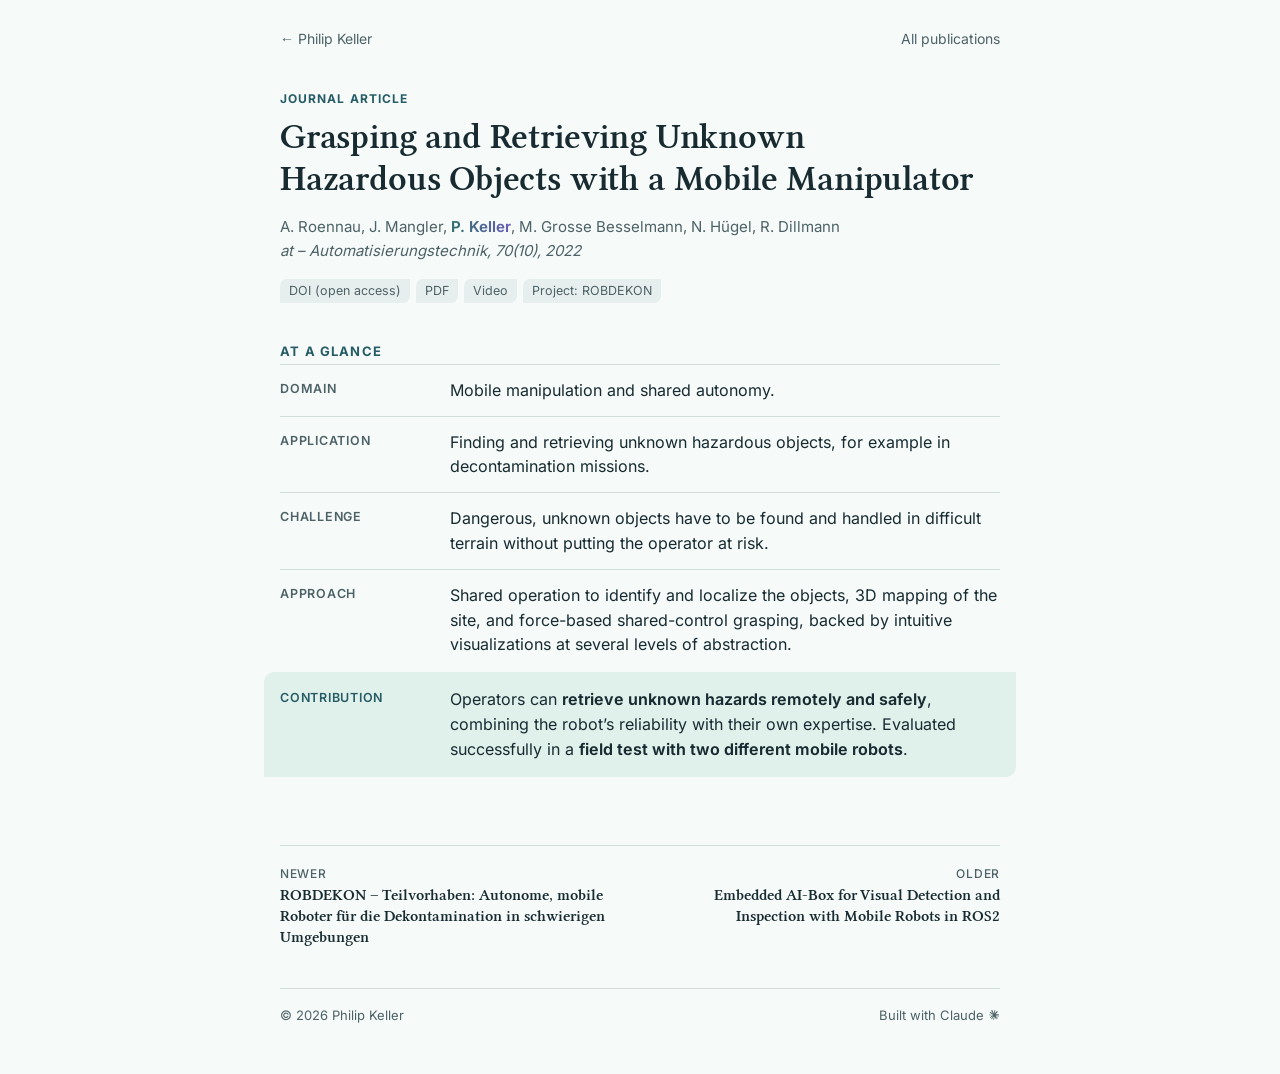
<file: publications/at-2022-hazardous-object-grasping/index.html>
<!doctype html>
<html lang="en">
<head>
  <meta charset="utf-8">
  <meta name="viewport" content="width=device-width, initial-scale=1">
  <title>Grasping and Retrieving Unknown Hazardous Objects with a Mobile Manipulator | Philip Keller</title>
  <meta name="description" content="Dangerous, unknown objects have to be found and handled in difficult terrain without putting the operator at risk. Shared operation to identify and localize the objects, 3D mapping of the site, and force-based shared-control grasping, backed by intuitive visualizations at several levels of abstraction.">
  <meta name="color-scheme" content="light dark">
  <link rel="canonical" href="https://philipsgithub.github.io/publications/at-2022-hazardous-object-grasping/">
  <link rel="icon" href="../../assets/favicon-white-32.png?v=3" sizes="32x32" type="image/png" media="(prefers-color-scheme: dark)">
  <link rel="icon" href="../../assets/favicon-black-32.png?v=3" sizes="32x32" type="image/png" media="(prefers-color-scheme: light)">
  <link rel="apple-touch-icon" href="../../assets/apple-touch-icon.png?v=4" sizes="180x180">
  <meta property="og:type" content="article">
  <meta property="og:title" content="Grasping and Retrieving Unknown Hazardous Objects with a Mobile Manipulator">
  <meta property="og:description" content="Dangerous, unknown objects have to be found and handled in difficult terrain without putting the operator at risk. Shared operation to identify and localize the objects, 3D mapping of the site, and force-based shared-control grasping, backed by intuitive visualizations at several levels of abstraction.">
  <meta property="og:url" content="https://philipsgithub.github.io/publications/at-2022-hazardous-object-grasping/">
  <meta property="og:image" content="https://philipsgithub.github.io/assets/robotics-photo.jpg">
  <link rel="preload" href="../../assets/fonts/Inter-Variable.woff2" as="font" type="font/woff2" crossorigin>
  <link rel="stylesheet" href="../../style.css">
  <link rel="stylesheet" href="../../theme.css">
  <link rel="stylesheet" href="../../entry-links.css">
  <link rel="stylesheet" href="../../publication.css">
</head>
<body class="pub-page">
  <div class="pub-wrap">
    <header class="pub-top"><a class="pub-back" href="../../#publications">Philip Keller</a><a href="../../#publications">All publications</a></header>
    <main>
      <header class="pub-head">
        <p class="pub-kind">Journal article</p>
        <h1><a href="https://doi.org/10.1515/auto-2022-0061" rel="noopener">Grasping and Retrieving Unknown Hazardous Objects with a Mobile Manipulator</a></h1>
        
        <p class="pub-authors">A. Roennau, J. Mangler, <b>P. Keller</b>, M. Grosse Besselmann, N. Hügel, R. Dillmann</p>
        <p class="pub-venue">at – Automatisierungstechnik, 70(10), 2022</p>
        <ul class="entry-links"><li><a href="https://doi.org/10.1515/auto-2022-0061" rel="noopener">DOI (open access)</a></li><li><a href="https://www.degruyter.com/document/doi/10.1515/auto-2022-0061/pdf" rel="noopener">PDF</a></li><li><a href="https://www.youtube.com/watch?v=ze_DPKZqLZw" rel="noopener">Video</a></li><li><a href="https://www.fzi.de/en/project/robdekon-i-and-ii/" rel="noopener">Project: ROBDEKON</a></li></ul>
      </header>
      <section class="glance" aria-labelledby="glance-label">
        <h2 class="label" id="glance-label">At a glance</h2>
        <dl><div class="glance-row"><dt>Domain</dt><dd>Mobile manipulation and shared autonomy.</dd></div><div class="glance-row"><dt>Application</dt><dd>Finding and retrieving unknown hazardous objects, for example in decontamination missions.</dd></div><div class="glance-row"><dt>Challenge</dt><dd>Dangerous, unknown objects have to be found and handled in difficult terrain without putting the operator at risk.</dd></div><div class="glance-row"><dt>Approach</dt><dd>Shared operation to identify and localize the objects, 3D mapping of the site, and force-based shared-control grasping, backed by intuitive visualizations at several levels of abstraction.</dd></div><div class="glance-row is-benefit"><dt>Contribution</dt><dd>Operators can <strong>retrieve unknown hazards remotely and safely</strong>, combining the robot’s reliability with their own expertise. Evaluated successfully in a <strong>field test with two different mobile robots</strong>.</dd></div></dl>
      </section>
      <nav class="pub-pager" aria-label="More publications"><a class="prev" href="../robdekon-report-2023/"><span>Newer</span>ROBDEKON – Teilvorhaben: Autonome, mobile Roboter für die Dekontamination in schwierigen Umgebungen</a><a class="next" href="../wcse-2022-embedded-ai-box/"><span>Older</span>Embedded AI-Box for Visual Detection and Inspection with Mobile Robots in ROS2</a></nav>
    </main>
    <footer class="pub-foot"><div class="footer-meta"><span>© 2026 Philip Keller</span><span>Built with Claude<svg class="footer-claude" viewBox="0 0 24 24" aria-hidden="true" focusable="false"><!-- Claude icon from Simple Icons 15.0.0 (CC0-1.0) --><path d="m4.7144 15.9555 4.7174-2.6471.079-.2307-.079-.1275h-.2307l-.7893-.0486-2.6956-.0729-2.3375-.0971-2.2646-.1214-.5707-.1215-.5343-.7042.0546-.3522.4797-.3218.686.0608 1.5179.1032 2.2767.1578 1.6514.0972 2.4468.255h.3886l.0546-.1579-.1336-.0971-.1032-.0972L6.973 9.8356l-2.55-1.6879-1.3356-.9714-.7225-.4918-.3643-.4614-.1578-1.0078.6557-.7225.8803.0607.2246.0607.8925.686 1.9064 1.4754 2.4893 1.8336.3643.3035.1457-.1032.0182-.0728-.164-.2733-1.3539-2.4467-1.445-2.4893-.6435-1.032-.17-.6194c-.0607-.255-.1032-.4674-.1032-.7285L6.287.1335 6.6997 0l.9957.1336.419.3642.6192 1.4147 1.0018 2.2282 1.5543 3.0296.4553.8985.2429.8318.091.255h.1579v-.1457l.1275-1.706.2368-2.0947.2307-2.6957.0789-.7589.3764-.9107.7468-.4918.5828.2793.4797.686-.0668.4433-.2853 1.8517-.5586 2.9021-.3643 1.9429h.2125l.2429-.2429.9835-1.3053 1.6514-2.0643.7286-.8196.85-.9046.5464-.4311h1.0321l.759 1.1293-.34 1.1657-1.0625 1.3478-.8804 1.1414-1.2628 1.7-.7893 1.36.0729.1093.1882-.0183 2.8535-.607 1.5421-.2794 1.8396-.3157.8318.3886.091.3946-.3278.8075-1.967.4857-2.3072.4614-3.4364.8136-.0425.0304.0486.0607 1.5482.1457.6618.0364h1.621l3.0175.2247.7892.522.4736.6376-.079.4857-1.2142.6193-1.6393-.3886-3.825-.9107-1.3113-.3279h-.1822v.1093l1.0929 1.0686 2.0035 1.8092 2.5075 2.3314.1275.5768-.3218.4554-.34-.0486-2.2039-1.6575-.85-.7468-1.9246-1.621h-.1275v.17l.4432.6496 2.3436 3.5214.1214 1.0807-.17.3521-.6071.2125-.6679-.1214-1.3721-1.9246L14.38 17.959l-1.1414-1.9428-.1397.079-.674 7.2552-.3156.3703-.7286.2793-.6071-.4614-.3218-.7468.3218-1.4753.3886-1.9246.3157-1.53.2853-1.9004.17-.6314-.0121-.0425-.1397.0182-1.4328 1.9672-2.1796 2.9446-1.7243 1.8456-.4128.164-.7164-.3704.0667-.6618.4008-.5889 2.386-3.0357 1.4389-1.882.929-1.0868-.0062-.1579h-.0546l-6.3385 4.1164-1.1293.1457-.4857-.4554.0608-.7467.2307-.2429 1.9064-1.3114Z"/></svg></span></div></footer>
  </div>
</body>
</html>
</file>
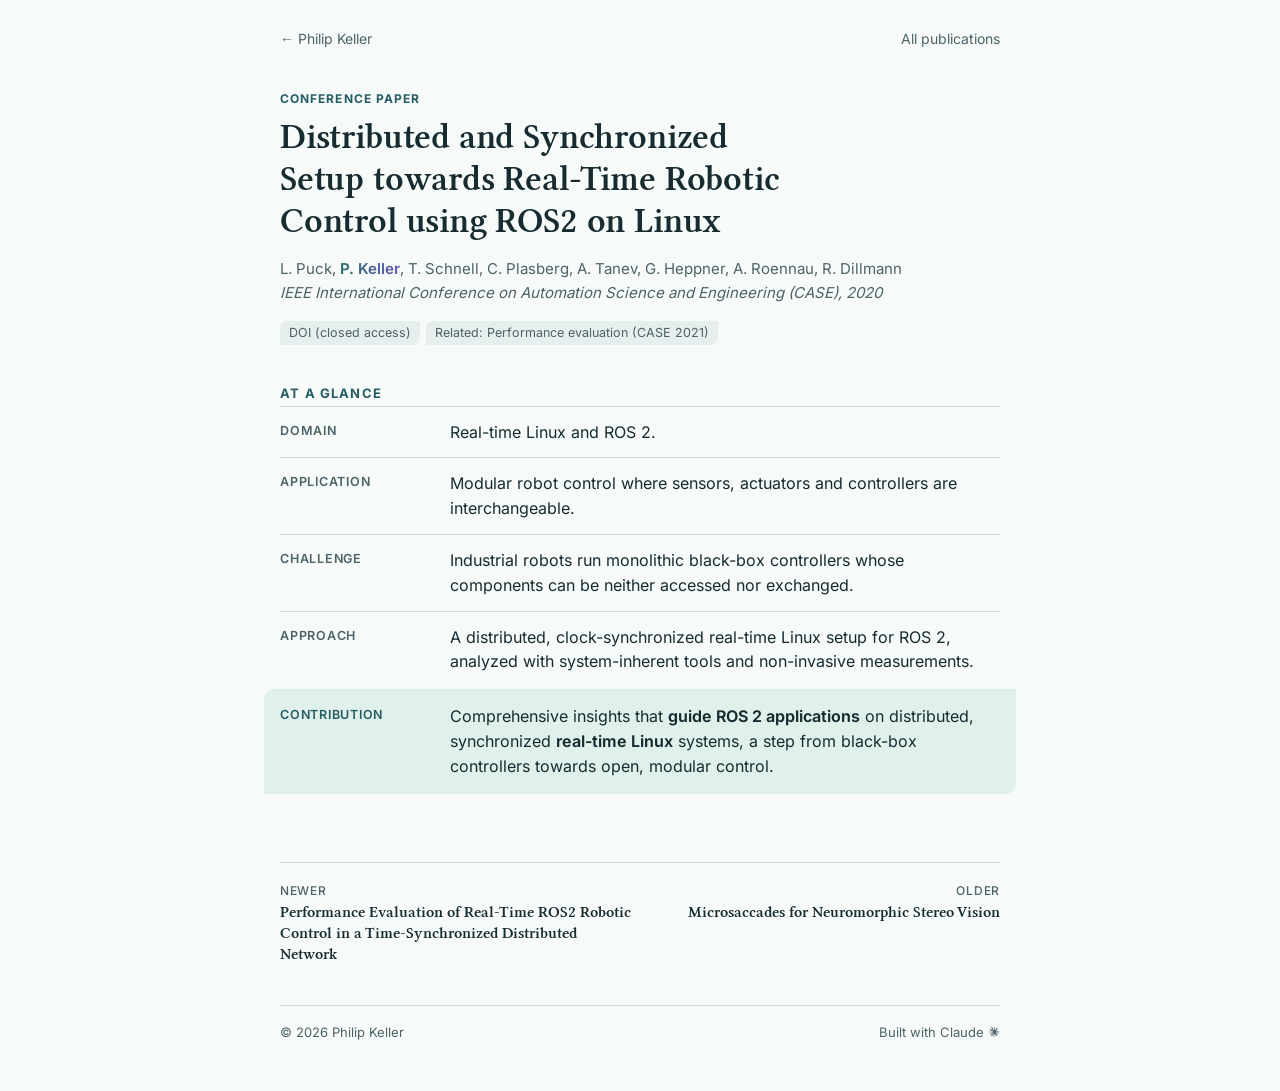
<file: publications/case-2020-ros2-distributed-setup/index.html>
<!doctype html>
<html lang="en">
<head>
  <meta charset="utf-8">
  <meta name="viewport" content="width=device-width, initial-scale=1">
  <title>Distributed and Synchronized Setup towards Real-Time Robotic Control using ROS2 on Linux | Philip Keller</title>
  <meta name="description" content="Industrial robots run monolithic black-box controllers whose components can be neither accessed nor exchanged. A distributed, clock-synchronized real-time Linux setup for ROS 2, analyzed with system-inherent tools and non-invasive measurements.">
  <meta name="color-scheme" content="light dark">
  <link rel="canonical" href="https://philipsgithub.github.io/publications/case-2020-ros2-distributed-setup/">
  <link rel="icon" href="../../assets/favicon-white-32.png?v=3" sizes="32x32" type="image/png" media="(prefers-color-scheme: dark)">
  <link rel="icon" href="../../assets/favicon-black-32.png?v=3" sizes="32x32" type="image/png" media="(prefers-color-scheme: light)">
  <link rel="apple-touch-icon" href="../../assets/apple-touch-icon.png?v=4" sizes="180x180">
  <meta property="og:type" content="article">
  <meta property="og:title" content="Distributed and Synchronized Setup towards Real-Time Robotic Control using ROS2 on Linux">
  <meta property="og:description" content="Industrial robots run monolithic black-box controllers whose components can be neither accessed nor exchanged. A distributed, clock-synchronized real-time Linux setup for ROS 2, analyzed with system-inherent tools and non-invasive measurements.">
  <meta property="og:url" content="https://philipsgithub.github.io/publications/case-2020-ros2-distributed-setup/">
  <meta property="og:image" content="https://philipsgithub.github.io/assets/robotics-photo.jpg">
  <link rel="preload" href="../../assets/fonts/Inter-Variable.woff2" as="font" type="font/woff2" crossorigin>
  <link rel="stylesheet" href="../../style.css">
  <link rel="stylesheet" href="../../theme.css">
  <link rel="stylesheet" href="../../entry-links.css">
  <link rel="stylesheet" href="../../publication.css">
</head>
<body class="pub-page">
  <div class="pub-wrap">
    <header class="pub-top"><a class="pub-back" href="../../#publications">Philip Keller</a><a href="../../#publications">All publications</a></header>
    <main>
      <header class="pub-head">
        <p class="pub-kind">Conference paper</p>
        <h1><a href="https://doi.org/10.1109/CASE48305.2020.9217010" rel="noopener">Distributed and Synchronized Setup towards Real-Time Robotic Control using ROS2 on Linux</a></h1>
        
        <p class="pub-authors">L. Puck, <b>P. Keller</b>, T. Schnell, C. Plasberg, A. Tanev, G. Heppner, A. Roennau, R. Dillmann</p>
        <p class="pub-venue">IEEE International Conference on Automation Science and Engineering (CASE), 2020</p>
        <ul class="entry-links"><li><a href="https://doi.org/10.1109/CASE48305.2020.9217010" rel="noopener">DOI (closed access)</a></li><li><a href="../case-2021-ros2-performance/">Related: Performance evaluation (CASE 2021)</a></li></ul>
      </header>
      <section class="glance" aria-labelledby="glance-label">
        <h2 class="label" id="glance-label">At a glance</h2>
        <dl><div class="glance-row"><dt>Domain</dt><dd>Real-time Linux and ROS 2.</dd></div><div class="glance-row"><dt>Application</dt><dd>Modular robot control where sensors, actuators and controllers are interchangeable.</dd></div><div class="glance-row"><dt>Challenge</dt><dd>Industrial robots run monolithic black-box controllers whose components can be neither accessed nor exchanged.</dd></div><div class="glance-row"><dt>Approach</dt><dd>A distributed, clock-synchronized real-time Linux setup for ROS 2, analyzed with system-inherent tools and non-invasive measurements.</dd></div><div class="glance-row is-benefit"><dt>Contribution</dt><dd>Comprehensive insights that <strong>guide ROS 2 applications</strong> on distributed, synchronized <strong>real-time Linux</strong> systems, a step from black-box controllers towards open, modular control.</dd></div></dl>
      </section>
      <nav class="pub-pager" aria-label="More publications"><a class="prev" href="../case-2021-ros2-performance/"><span>Newer</span>Performance Evaluation of Real-Time ROS2 Robotic Control in a Time-Synchronized Distributed Network</a><a class="next" href="../icann-2018-microsaccades/"><span>Older</span>Microsaccades for Neuromorphic Stereo Vision</a></nav>
    </main>
    <footer class="pub-foot"><div class="footer-meta"><span>© 2026 Philip Keller</span><span>Built with Claude<svg class="footer-claude" viewBox="0 0 24 24" aria-hidden="true" focusable="false"><!-- Claude icon from Simple Icons 15.0.0 (CC0-1.0) --><path d="m4.7144 15.9555 4.7174-2.6471.079-.2307-.079-.1275h-.2307l-.7893-.0486-2.6956-.0729-2.3375-.0971-2.2646-.1214-.5707-.1215-.5343-.7042.0546-.3522.4797-.3218.686.0608 1.5179.1032 2.2767.1578 1.6514.0972 2.4468.255h.3886l.0546-.1579-.1336-.0971-.1032-.0972L6.973 9.8356l-2.55-1.6879-1.3356-.9714-.7225-.4918-.3643-.4614-.1578-1.0078.6557-.7225.8803.0607.2246.0607.8925.686 1.9064 1.4754 2.4893 1.8336.3643.3035.1457-.1032.0182-.0728-.164-.2733-1.3539-2.4467-1.445-2.4893-.6435-1.032-.17-.6194c-.0607-.255-.1032-.4674-.1032-.7285L6.287.1335 6.6997 0l.9957.1336.419.3642.6192 1.4147 1.0018 2.2282 1.5543 3.0296.4553.8985.2429.8318.091.255h.1579v-.1457l.1275-1.706.2368-2.0947.2307-2.6957.0789-.7589.3764-.9107.7468-.4918.5828.2793.4797.686-.0668.4433-.2853 1.8517-.5586 2.9021-.3643 1.9429h.2125l.2429-.2429.9835-1.3053 1.6514-2.0643.7286-.8196.85-.9046.5464-.4311h1.0321l.759 1.1293-.34 1.1657-1.0625 1.3478-.8804 1.1414-1.2628 1.7-.7893 1.36.0729.1093.1882-.0183 2.8535-.607 1.5421-.2794 1.8396-.3157.8318.3886.091.3946-.3278.8075-1.967.4857-2.3072.4614-3.4364.8136-.0425.0304.0486.0607 1.5482.1457.6618.0364h1.621l3.0175.2247.7892.522.4736.6376-.079.4857-1.2142.6193-1.6393-.3886-3.825-.9107-1.3113-.3279h-.1822v.1093l1.0929 1.0686 2.0035 1.8092 2.5075 2.3314.1275.5768-.3218.4554-.34-.0486-2.2039-1.6575-.85-.7468-1.9246-1.621h-.1275v.17l.4432.6496 2.3436 3.5214.1214 1.0807-.17.3521-.6071.2125-.6679-.1214-1.3721-1.9246L14.38 17.959l-1.1414-1.9428-.1397.079-.674 7.2552-.3156.3703-.7286.2793-.6071-.4614-.3218-.7468.3218-1.4753.3886-1.9246.3157-1.53.2853-1.9004.17-.6314-.0121-.0425-.1397.0182-1.4328 1.9672-2.1796 2.9446-1.7243 1.8456-.4128.164-.7164-.3704.0667-.6618.4008-.5889 2.386-3.0357 1.4389-1.882.929-1.0868-.0062-.1579h-.0546l-6.3385 4.1164-1.1293.1457-.4857-.4554.0608-.7467.2307-.2429 1.9064-1.3114Z"/></svg></span></div></footer>
  </div>
</body>
</html>
</file>
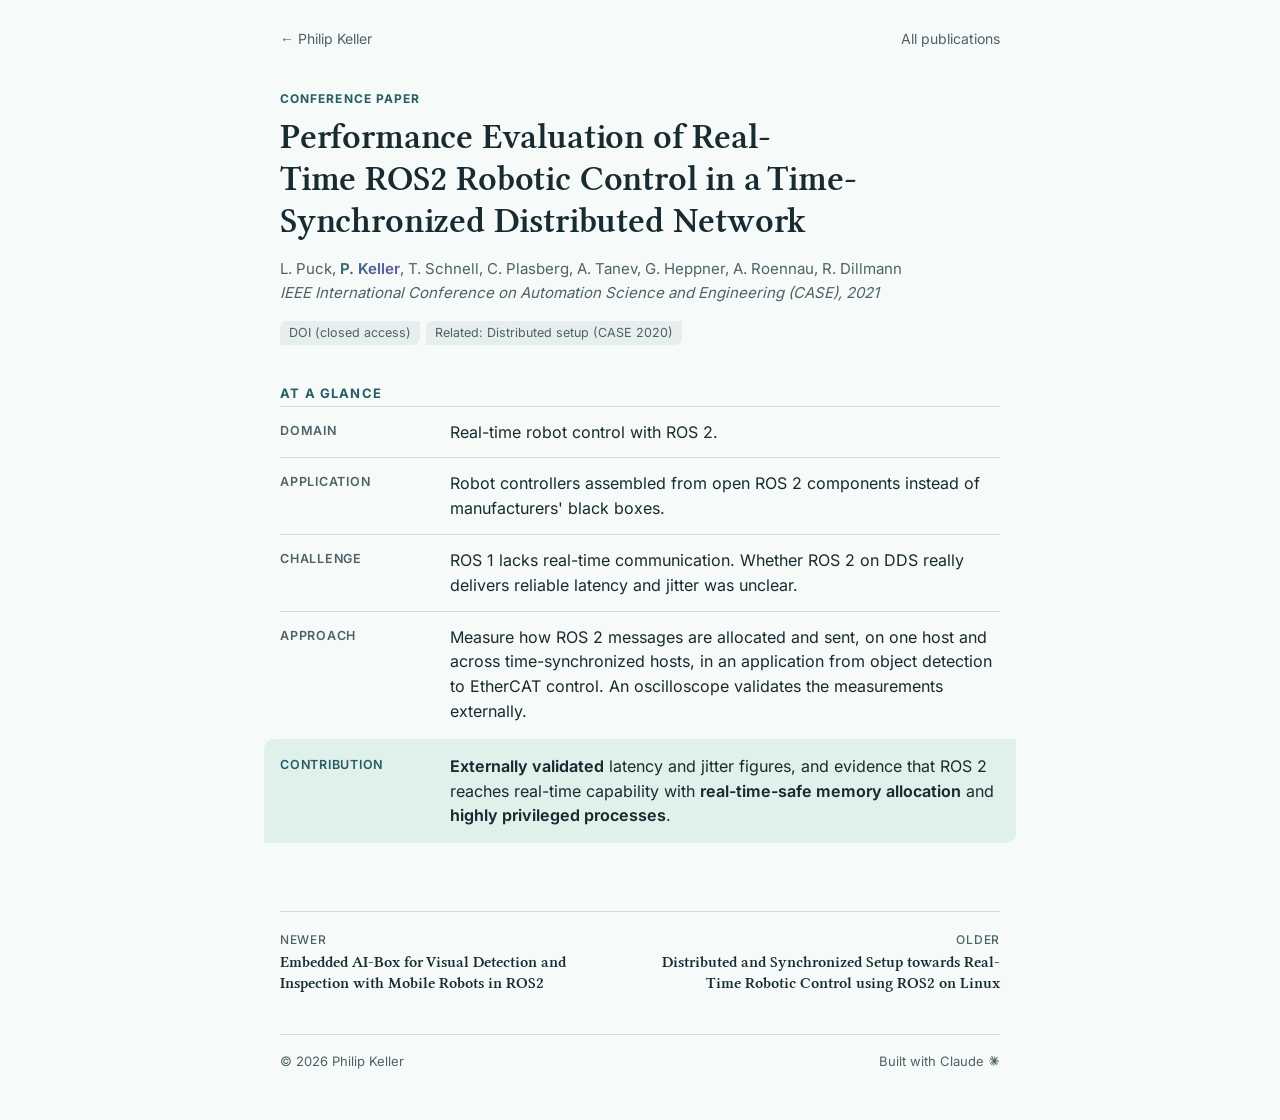
<file: publications/case-2021-ros2-performance/index.html>
<!doctype html>
<html lang="en">
<head>
  <meta charset="utf-8">
  <meta name="viewport" content="width=device-width, initial-scale=1">
  <title>Performance Evaluation of Real-Time ROS2 Robotic Control in a Time-Synchronized Distributed Network | Philip Keller</title>
  <meta name="description" content="ROS 1 lacks real-time communication. Whether ROS 2 on DDS really delivers reliable latency and jitter was unclear. Measure how ROS 2 messages are allocated and sent, on one host and across time-synchronized hosts, in an application from object detection to EtherCAT control. An oscilloscope validates the measurements externally.">
  <meta name="color-scheme" content="light dark">
  <link rel="canonical" href="https://philipsgithub.github.io/publications/case-2021-ros2-performance/">
  <link rel="icon" href="../../assets/favicon-white-32.png?v=3" sizes="32x32" type="image/png" media="(prefers-color-scheme: dark)">
  <link rel="icon" href="../../assets/favicon-black-32.png?v=3" sizes="32x32" type="image/png" media="(prefers-color-scheme: light)">
  <link rel="apple-touch-icon" href="../../assets/apple-touch-icon.png?v=4" sizes="180x180">
  <meta property="og:type" content="article">
  <meta property="og:title" content="Performance Evaluation of Real-Time ROS2 Robotic Control in a Time-Synchronized Distributed Network">
  <meta property="og:description" content="ROS 1 lacks real-time communication. Whether ROS 2 on DDS really delivers reliable latency and jitter was unclear. Measure how ROS 2 messages are allocated and sent, on one host and across time-synchronized hosts, in an application from object detection to EtherCAT control. An oscilloscope validates the measurements externally.">
  <meta property="og:url" content="https://philipsgithub.github.io/publications/case-2021-ros2-performance/">
  <meta property="og:image" content="https://philipsgithub.github.io/assets/robotics-photo.jpg">
  <link rel="preload" href="../../assets/fonts/Inter-Variable.woff2" as="font" type="font/woff2" crossorigin>
  <link rel="stylesheet" href="../../style.css">
  <link rel="stylesheet" href="../../theme.css">
  <link rel="stylesheet" href="../../entry-links.css">
  <link rel="stylesheet" href="../../publication.css">
</head>
<body class="pub-page">
  <div class="pub-wrap">
    <header class="pub-top"><a class="pub-back" href="../../#publications">Philip Keller</a><a href="../../#publications">All publications</a></header>
    <main>
      <header class="pub-head">
        <p class="pub-kind">Conference paper</p>
        <h1><a href="https://doi.org/10.1109/CASE49439.2021.9551447" rel="noopener">Performance Evaluation of Real-Time ROS2 Robotic Control in a Time-Synchronized Distributed Network</a></h1>
        
        <p class="pub-authors">L. Puck, <b>P. Keller</b>, T. Schnell, C. Plasberg, A. Tanev, G. Heppner, A. Roennau, R. Dillmann</p>
        <p class="pub-venue">IEEE International Conference on Automation Science and Engineering (CASE), 2021</p>
        <ul class="entry-links"><li><a href="https://doi.org/10.1109/CASE49439.2021.9551447" rel="noopener">DOI (closed access)</a></li><li><a href="../case-2020-ros2-distributed-setup/">Related: Distributed setup (CASE 2020)</a></li></ul>
      </header>
      <section class="glance" aria-labelledby="glance-label">
        <h2 class="label" id="glance-label">At a glance</h2>
        <dl><div class="glance-row"><dt>Domain</dt><dd>Real-time robot control with ROS 2.</dd></div><div class="glance-row"><dt>Application</dt><dd>Robot controllers assembled from open ROS 2 components instead of manufacturers' black boxes.</dd></div><div class="glance-row"><dt>Challenge</dt><dd>ROS 1 lacks real-time communication. Whether ROS 2 on DDS really delivers reliable latency and jitter was unclear.</dd></div><div class="glance-row"><dt>Approach</dt><dd>Measure how ROS 2 messages are allocated and sent, on one host and across time-synchronized hosts, in an application from object detection to EtherCAT control. An oscilloscope validates the measurements externally.</dd></div><div class="glance-row is-benefit"><dt>Contribution</dt><dd><strong>Externally validated</strong> latency and jitter figures, and evidence that ROS 2 reaches real-time capability with <strong>real-time-safe memory allocation</strong> and <strong>highly privileged processes</strong>.</dd></div></dl>
      </section>
      <nav class="pub-pager" aria-label="More publications"><a class="prev" href="../wcse-2022-embedded-ai-box/"><span>Newer</span>Embedded AI-Box for Visual Detection and Inspection with Mobile Robots in ROS2</a><a class="next" href="../case-2020-ros2-distributed-setup/"><span>Older</span>Distributed and Synchronized Setup towards Real-Time Robotic Control using ROS2 on Linux</a></nav>
    </main>
    <footer class="pub-foot"><div class="footer-meta"><span>© 2026 Philip Keller</span><span>Built with Claude<svg class="footer-claude" viewBox="0 0 24 24" aria-hidden="true" focusable="false"><!-- Claude icon from Simple Icons 15.0.0 (CC0-1.0) --><path d="m4.7144 15.9555 4.7174-2.6471.079-.2307-.079-.1275h-.2307l-.7893-.0486-2.6956-.0729-2.3375-.0971-2.2646-.1214-.5707-.1215-.5343-.7042.0546-.3522.4797-.3218.686.0608 1.5179.1032 2.2767.1578 1.6514.0972 2.4468.255h.3886l.0546-.1579-.1336-.0971-.1032-.0972L6.973 9.8356l-2.55-1.6879-1.3356-.9714-.7225-.4918-.3643-.4614-.1578-1.0078.6557-.7225.8803.0607.2246.0607.8925.686 1.9064 1.4754 2.4893 1.8336.3643.3035.1457-.1032.0182-.0728-.164-.2733-1.3539-2.4467-1.445-2.4893-.6435-1.032-.17-.6194c-.0607-.255-.1032-.4674-.1032-.7285L6.287.1335 6.6997 0l.9957.1336.419.3642.6192 1.4147 1.0018 2.2282 1.5543 3.0296.4553.8985.2429.8318.091.255h.1579v-.1457l.1275-1.706.2368-2.0947.2307-2.6957.0789-.7589.3764-.9107.7468-.4918.5828.2793.4797.686-.0668.4433-.2853 1.8517-.5586 2.9021-.3643 1.9429h.2125l.2429-.2429.9835-1.3053 1.6514-2.0643.7286-.8196.85-.9046.5464-.4311h1.0321l.759 1.1293-.34 1.1657-1.0625 1.3478-.8804 1.1414-1.2628 1.7-.7893 1.36.0729.1093.1882-.0183 2.8535-.607 1.5421-.2794 1.8396-.3157.8318.3886.091.3946-.3278.8075-1.967.4857-2.3072.4614-3.4364.8136-.0425.0304.0486.0607 1.5482.1457.6618.0364h1.621l3.0175.2247.7892.522.4736.6376-.079.4857-1.2142.6193-1.6393-.3886-3.825-.9107-1.3113-.3279h-.1822v.1093l1.0929 1.0686 2.0035 1.8092 2.5075 2.3314.1275.5768-.3218.4554-.34-.0486-2.2039-1.6575-.85-.7468-1.9246-1.621h-.1275v.17l.4432.6496 2.3436 3.5214.1214 1.0807-.17.3521-.6071.2125-.6679-.1214-1.3721-1.9246L14.38 17.959l-1.1414-1.9428-.1397.079-.674 7.2552-.3156.3703-.7286.2793-.6071-.4614-.3218-.7468.3218-1.4753.3886-1.9246.3157-1.53.2853-1.9004.17-.6314-.0121-.0425-.1397.0182-1.4328 1.9672-2.1796 2.9446-1.7243 1.8456-.4128.164-.7164-.3704.0667-.6618.4008-.5889 2.386-3.0357 1.4389-1.882.929-1.0868-.0062-.1579h-.0546l-6.3385 4.1164-1.1293.1457-.4857-.4554.0608-.7467.2307-.2429 1.9064-1.3114Z"/></svg></span></div></footer>
  </div>
</body>
</html>
</file>
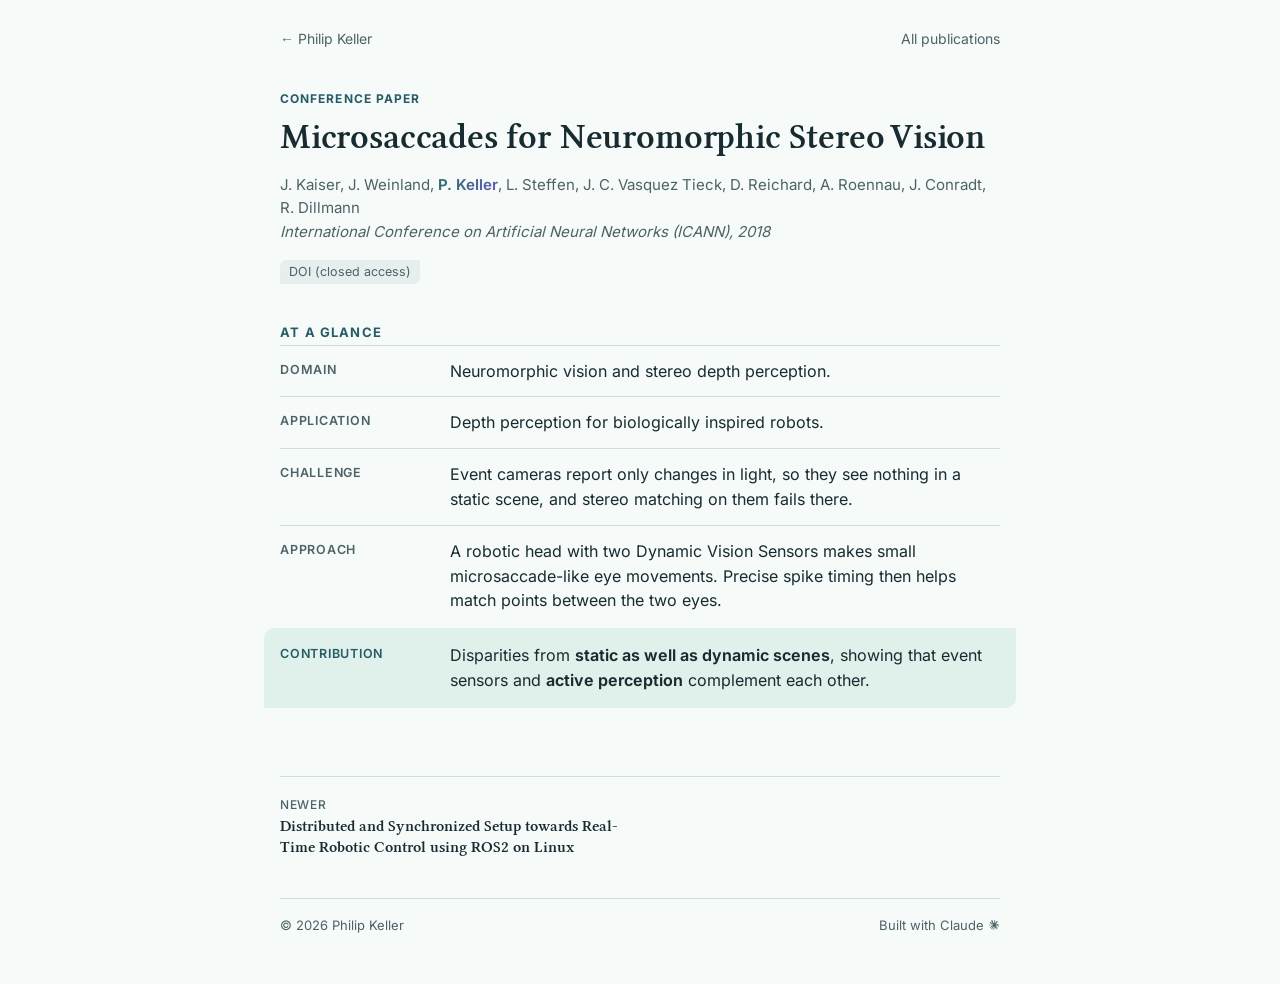
<file: publications/icann-2018-microsaccades/index.html>
<!doctype html>
<html lang="en">
<head>
  <meta charset="utf-8">
  <meta name="viewport" content="width=device-width, initial-scale=1">
  <title>Microsaccades for Neuromorphic Stereo Vision | Philip Keller</title>
  <meta name="description" content="Event cameras report only changes in light, so they see nothing in a static scene, and stereo matching on them fails there. A robotic head with two Dynamic Vision Sensors makes small microsaccade-like eye movements. Precise spike timing then helps match points between the two eyes.">
  <meta name="color-scheme" content="light dark">
  <link rel="canonical" href="https://philipsgithub.github.io/publications/icann-2018-microsaccades/">
  <link rel="icon" href="../../assets/favicon-white-32.png?v=3" sizes="32x32" type="image/png" media="(prefers-color-scheme: dark)">
  <link rel="icon" href="../../assets/favicon-black-32.png?v=3" sizes="32x32" type="image/png" media="(prefers-color-scheme: light)">
  <link rel="apple-touch-icon" href="../../assets/apple-touch-icon.png?v=4" sizes="180x180">
  <meta property="og:type" content="article">
  <meta property="og:title" content="Microsaccades for Neuromorphic Stereo Vision">
  <meta property="og:description" content="Event cameras report only changes in light, so they see nothing in a static scene, and stereo matching on them fails there. A robotic head with two Dynamic Vision Sensors makes small microsaccade-like eye movements. Precise spike timing then helps match points between the two eyes.">
  <meta property="og:url" content="https://philipsgithub.github.io/publications/icann-2018-microsaccades/">
  <meta property="og:image" content="https://philipsgithub.github.io/assets/robotics-photo.jpg">
  <link rel="preload" href="../../assets/fonts/Inter-Variable.woff2" as="font" type="font/woff2" crossorigin>
  <link rel="stylesheet" href="../../style.css">
  <link rel="stylesheet" href="../../theme.css">
  <link rel="stylesheet" href="../../entry-links.css">
  <link rel="stylesheet" href="../../publication.css">
</head>
<body class="pub-page">
  <div class="pub-wrap">
    <header class="pub-top"><a class="pub-back" href="../../#publications">Philip Keller</a><a href="../../#publications">All publications</a></header>
    <main>
      <header class="pub-head">
        <p class="pub-kind">Conference paper</p>
        <h1><a href="https://doi.org/10.1007/978-3-030-01418-6_24" rel="noopener">Microsaccades for Neuromorphic Stereo Vision</a></h1>
        
        <p class="pub-authors">J. Kaiser, J. Weinland, <b>P. Keller</b>, L. Steffen, J. C. Vasquez Tieck, D. Reichard, A. Roennau, J. Conradt, R. Dillmann</p>
        <p class="pub-venue">International Conference on Artificial Neural Networks (ICANN), 2018</p>
        <ul class="entry-links"><li><a href="https://doi.org/10.1007/978-3-030-01418-6_24" rel="noopener">DOI (closed access)</a></li></ul>
      </header>
      <section class="glance" aria-labelledby="glance-label">
        <h2 class="label" id="glance-label">At a glance</h2>
        <dl><div class="glance-row"><dt>Domain</dt><dd>Neuromorphic vision and stereo depth perception.</dd></div><div class="glance-row"><dt>Application</dt><dd>Depth perception for biologically inspired robots.</dd></div><div class="glance-row"><dt>Challenge</dt><dd>Event cameras report only changes in light, so they see nothing in a static scene, and stereo matching on them fails there.</dd></div><div class="glance-row"><dt>Approach</dt><dd>A robotic head with two Dynamic Vision Sensors makes small microsaccade-like eye movements. Precise spike timing then helps match points between the two eyes.</dd></div><div class="glance-row is-benefit"><dt>Contribution</dt><dd>Disparities from <strong>static as well as dynamic scenes</strong>, showing that event sensors and <strong>active perception</strong> complement each other.</dd></div></dl>
      </section>
      <nav class="pub-pager" aria-label="More publications"><a class="prev" href="../case-2020-ros2-distributed-setup/"><span>Newer</span>Distributed and Synchronized Setup towards Real-Time Robotic Control using ROS2 on Linux</a></nav>
    </main>
    <footer class="pub-foot"><div class="footer-meta"><span>© 2026 Philip Keller</span><span>Built with Claude<svg class="footer-claude" viewBox="0 0 24 24" aria-hidden="true" focusable="false"><!-- Claude icon from Simple Icons 15.0.0 (CC0-1.0) --><path d="m4.7144 15.9555 4.7174-2.6471.079-.2307-.079-.1275h-.2307l-.7893-.0486-2.6956-.0729-2.3375-.0971-2.2646-.1214-.5707-.1215-.5343-.7042.0546-.3522.4797-.3218.686.0608 1.5179.1032 2.2767.1578 1.6514.0972 2.4468.255h.3886l.0546-.1579-.1336-.0971-.1032-.0972L6.973 9.8356l-2.55-1.6879-1.3356-.9714-.7225-.4918-.3643-.4614-.1578-1.0078.6557-.7225.8803.0607.2246.0607.8925.686 1.9064 1.4754 2.4893 1.8336.3643.3035.1457-.1032.0182-.0728-.164-.2733-1.3539-2.4467-1.445-2.4893-.6435-1.032-.17-.6194c-.0607-.255-.1032-.4674-.1032-.7285L6.287.1335 6.6997 0l.9957.1336.419.3642.6192 1.4147 1.0018 2.2282 1.5543 3.0296.4553.8985.2429.8318.091.255h.1579v-.1457l.1275-1.706.2368-2.0947.2307-2.6957.0789-.7589.3764-.9107.7468-.4918.5828.2793.4797.686-.0668.4433-.2853 1.8517-.5586 2.9021-.3643 1.9429h.2125l.2429-.2429.9835-1.3053 1.6514-2.0643.7286-.8196.85-.9046.5464-.4311h1.0321l.759 1.1293-.34 1.1657-1.0625 1.3478-.8804 1.1414-1.2628 1.7-.7893 1.36.0729.1093.1882-.0183 2.8535-.607 1.5421-.2794 1.8396-.3157.8318.3886.091.3946-.3278.8075-1.967.4857-2.3072.4614-3.4364.8136-.0425.0304.0486.0607 1.5482.1457.6618.0364h1.621l3.0175.2247.7892.522.4736.6376-.079.4857-1.2142.6193-1.6393-.3886-3.825-.9107-1.3113-.3279h-.1822v.1093l1.0929 1.0686 2.0035 1.8092 2.5075 2.3314.1275.5768-.3218.4554-.34-.0486-2.2039-1.6575-.85-.7468-1.9246-1.621h-.1275v.17l.4432.6496 2.3436 3.5214.1214 1.0807-.17.3521-.6071.2125-.6679-.1214-1.3721-1.9246L14.38 17.959l-1.1414-1.9428-.1397.079-.674 7.2552-.3156.3703-.7286.2793-.6071-.4614-.3218-.7468.3218-1.4753.3886-1.9246.3157-1.53.2853-1.9004.17-.6314-.0121-.0425-.1397.0182-1.4328 1.9672-2.1796 2.9446-1.7243 1.8456-.4128.164-.7164-.3704.0667-.6618.4008-.5889 2.386-3.0357 1.4389-1.882.929-1.0868-.0062-.1579h-.0546l-6.3385 4.1164-1.1293.1457-.4857-.4554.0608-.7467.2307-.2429 1.9064-1.3114Z"/></svg></span></div></footer>
  </div>
</body>
</html>
</file>
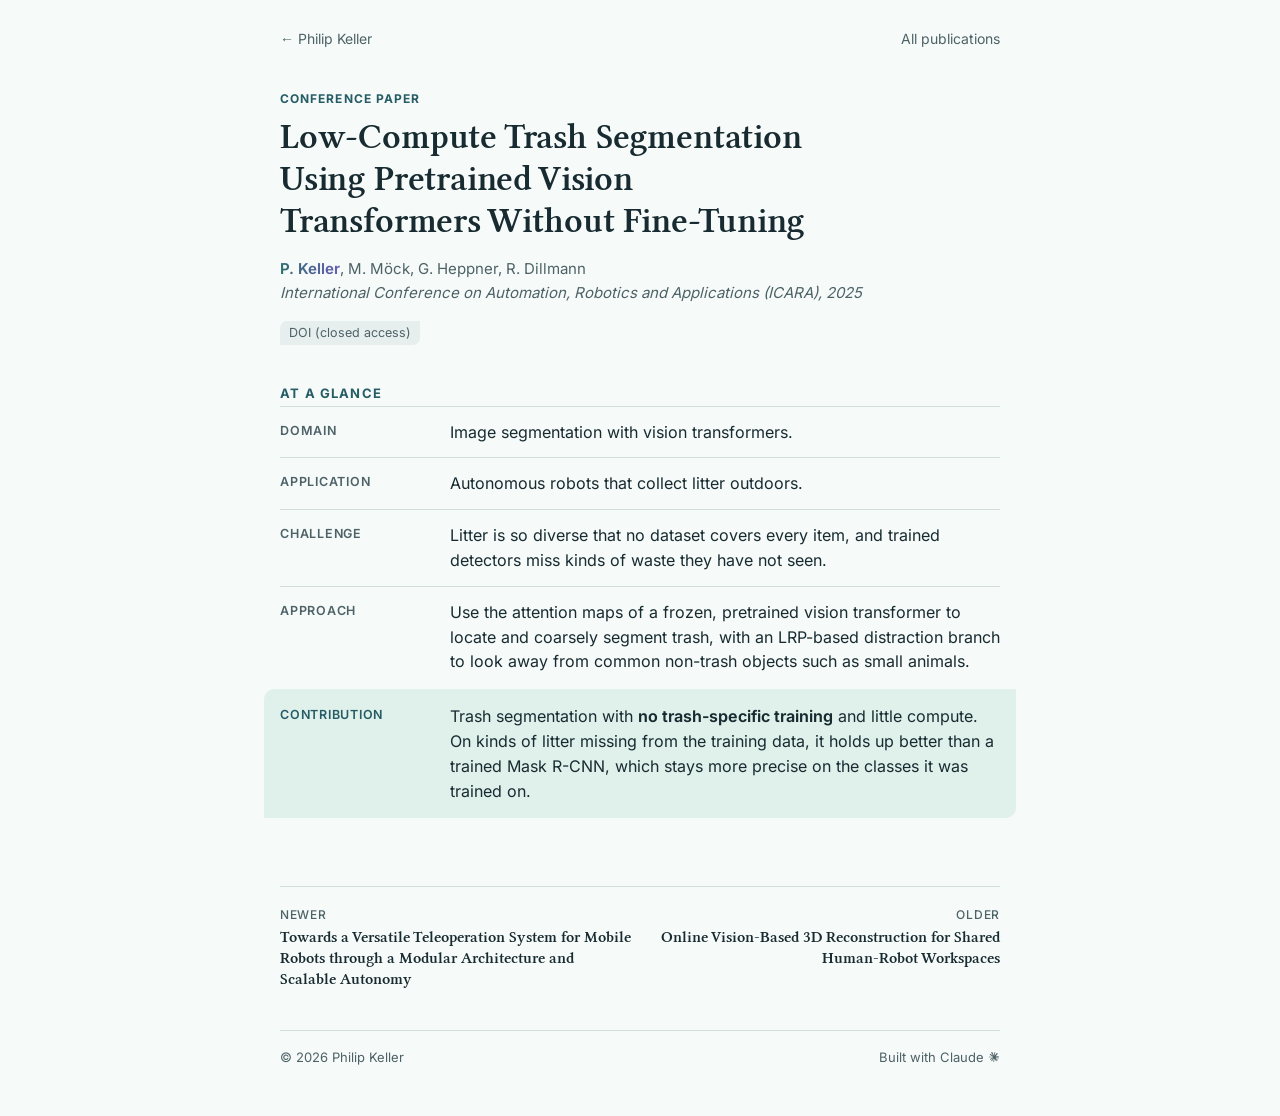
<file: publications/icara-2025-trash-segmentation/index.html>
<!doctype html>
<html lang="en">
<head>
  <meta charset="utf-8">
  <meta name="viewport" content="width=device-width, initial-scale=1">
  <title>Low-Compute Trash Segmentation Using Pretrained Vision Transformers Without Fine-Tuning | Philip Keller</title>
  <meta name="description" content="Litter is so diverse that no dataset covers every item, and trained detectors miss kinds of waste they have not seen. Use the attention maps of a frozen, pretrained vision transformer to locate and coarsely segment trash, with an LRP-based distraction branch to look away from common non-trash objects such as small animals.">
  <meta name="color-scheme" content="light dark">
  <link rel="canonical" href="https://philipsgithub.github.io/publications/icara-2025-trash-segmentation/">
  <link rel="icon" href="../../assets/favicon-white-32.png?v=3" sizes="32x32" type="image/png" media="(prefers-color-scheme: dark)">
  <link rel="icon" href="../../assets/favicon-black-32.png?v=3" sizes="32x32" type="image/png" media="(prefers-color-scheme: light)">
  <link rel="apple-touch-icon" href="../../assets/apple-touch-icon.png?v=4" sizes="180x180">
  <meta property="og:type" content="article">
  <meta property="og:title" content="Low-Compute Trash Segmentation Using Pretrained Vision Transformers Without Fine-Tuning">
  <meta property="og:description" content="Litter is so diverse that no dataset covers every item, and trained detectors miss kinds of waste they have not seen. Use the attention maps of a frozen, pretrained vision transformer to locate and coarsely segment trash, with an LRP-based distraction branch to look away from common non-trash objects such as small animals.">
  <meta property="og:url" content="https://philipsgithub.github.io/publications/icara-2025-trash-segmentation/">
  <meta property="og:image" content="https://philipsgithub.github.io/assets/robotics-photo.jpg">
  <link rel="preload" href="../../assets/fonts/Inter-Variable.woff2" as="font" type="font/woff2" crossorigin>
  <link rel="stylesheet" href="../../style.css">
  <link rel="stylesheet" href="../../theme.css">
  <link rel="stylesheet" href="../../entry-links.css">
  <link rel="stylesheet" href="../../publication.css">
</head>
<body class="pub-page">
  <div class="pub-wrap">
    <header class="pub-top"><a class="pub-back" href="../../#publications">Philip Keller</a><a href="../../#publications">All publications</a></header>
    <main>
      <header class="pub-head">
        <p class="pub-kind">Conference paper</p>
        <h1><a href="https://doi.org/10.1109/ICARA64554.2025.10977695" rel="noopener">Low-Compute Trash Segmentation Using Pretrained Vision Transformers Without Fine-Tuning</a></h1>
        
        <p class="pub-authors"><b>P. Keller</b>, M. Möck, G. Heppner, R. Dillmann</p>
        <p class="pub-venue">International Conference on Automation, Robotics and Applications (ICARA), 2025</p>
        <ul class="entry-links"><li><a href="https://doi.org/10.1109/ICARA64554.2025.10977695" rel="noopener">DOI (closed access)</a></li></ul>
      </header>
      <section class="glance" aria-labelledby="glance-label">
        <h2 class="label" id="glance-label">At a glance</h2>
        <dl><div class="glance-row"><dt>Domain</dt><dd>Image segmentation with vision transformers.</dd></div><div class="glance-row"><dt>Application</dt><dd>Autonomous robots that collect litter outdoors.</dd></div><div class="glance-row"><dt>Challenge</dt><dd>Litter is so diverse that no dataset covers every item, and trained detectors miss kinds of waste they have not seen.</dd></div><div class="glance-row"><dt>Approach</dt><dd>Use the attention maps of a frozen, pretrained vision transformer to locate and coarsely segment trash, with an LRP-based distraction branch to look away from common non-trash objects such as small animals.</dd></div><div class="glance-row is-benefit"><dt>Contribution</dt><dd>Trash segmentation with <strong>no trash-specific training</strong> and little compute. On kinds of litter missing from the training data, it holds up better than a trained Mask R-CNN, which stays more precise on the classes it was trained on.</dd></div></dl>
      </section>
      <nav class="pub-pager" aria-label="More publications"><a class="prev" href="../telepresence-2025-teleoperation/"><span>Newer</span>Towards a Versatile Teleoperation System for Mobile Robots through a Modular Architecture and Scalable Autonomy</a><a class="next" href="../iceccme-2024-3d-reconstruction/"><span>Older</span>Online Vision-Based 3D Reconstruction for Shared Human-Robot Workspaces</a></nav>
    </main>
    <footer class="pub-foot"><div class="footer-meta"><span>© 2026 Philip Keller</span><span>Built with Claude<svg class="footer-claude" viewBox="0 0 24 24" aria-hidden="true" focusable="false"><!-- Claude icon from Simple Icons 15.0.0 (CC0-1.0) --><path d="m4.7144 15.9555 4.7174-2.6471.079-.2307-.079-.1275h-.2307l-.7893-.0486-2.6956-.0729-2.3375-.0971-2.2646-.1214-.5707-.1215-.5343-.7042.0546-.3522.4797-.3218.686.0608 1.5179.1032 2.2767.1578 1.6514.0972 2.4468.255h.3886l.0546-.1579-.1336-.0971-.1032-.0972L6.973 9.8356l-2.55-1.6879-1.3356-.9714-.7225-.4918-.3643-.4614-.1578-1.0078.6557-.7225.8803.0607.2246.0607.8925.686 1.9064 1.4754 2.4893 1.8336.3643.3035.1457-.1032.0182-.0728-.164-.2733-1.3539-2.4467-1.445-2.4893-.6435-1.032-.17-.6194c-.0607-.255-.1032-.4674-.1032-.7285L6.287.1335 6.6997 0l.9957.1336.419.3642.6192 1.4147 1.0018 2.2282 1.5543 3.0296.4553.8985.2429.8318.091.255h.1579v-.1457l.1275-1.706.2368-2.0947.2307-2.6957.0789-.7589.3764-.9107.7468-.4918.5828.2793.4797.686-.0668.4433-.2853 1.8517-.5586 2.9021-.3643 1.9429h.2125l.2429-.2429.9835-1.3053 1.6514-2.0643.7286-.8196.85-.9046.5464-.4311h1.0321l.759 1.1293-.34 1.1657-1.0625 1.3478-.8804 1.1414-1.2628 1.7-.7893 1.36.0729.1093.1882-.0183 2.8535-.607 1.5421-.2794 1.8396-.3157.8318.3886.091.3946-.3278.8075-1.967.4857-2.3072.4614-3.4364.8136-.0425.0304.0486.0607 1.5482.1457.6618.0364h1.621l3.0175.2247.7892.522.4736.6376-.079.4857-1.2142.6193-1.6393-.3886-3.825-.9107-1.3113-.3279h-.1822v.1093l1.0929 1.0686 2.0035 1.8092 2.5075 2.3314.1275.5768-.3218.4554-.34-.0486-2.2039-1.6575-.85-.7468-1.9246-1.621h-.1275v.17l.4432.6496 2.3436 3.5214.1214 1.0807-.17.3521-.6071.2125-.6679-.1214-1.3721-1.9246L14.38 17.959l-1.1414-1.9428-.1397.079-.674 7.2552-.3156.3703-.7286.2793-.6071-.4614-.3218-.7468.3218-1.4753.3886-1.9246.3157-1.53.2853-1.9004.17-.6314-.0121-.0425-.1397.0182-1.4328 1.9672-2.1796 2.9446-1.7243 1.8456-.4128.164-.7164-.3704.0667-.6618.4008-.5889 2.386-3.0357 1.4389-1.882.929-1.0868-.0062-.1579h-.0546l-6.3385 4.1164-1.1293.1457-.4857-.4554.0608-.7467.2307-.2429 1.9064-1.3114Z"/></svg></span></div></footer>
  </div>
</body>
</html>
</file>
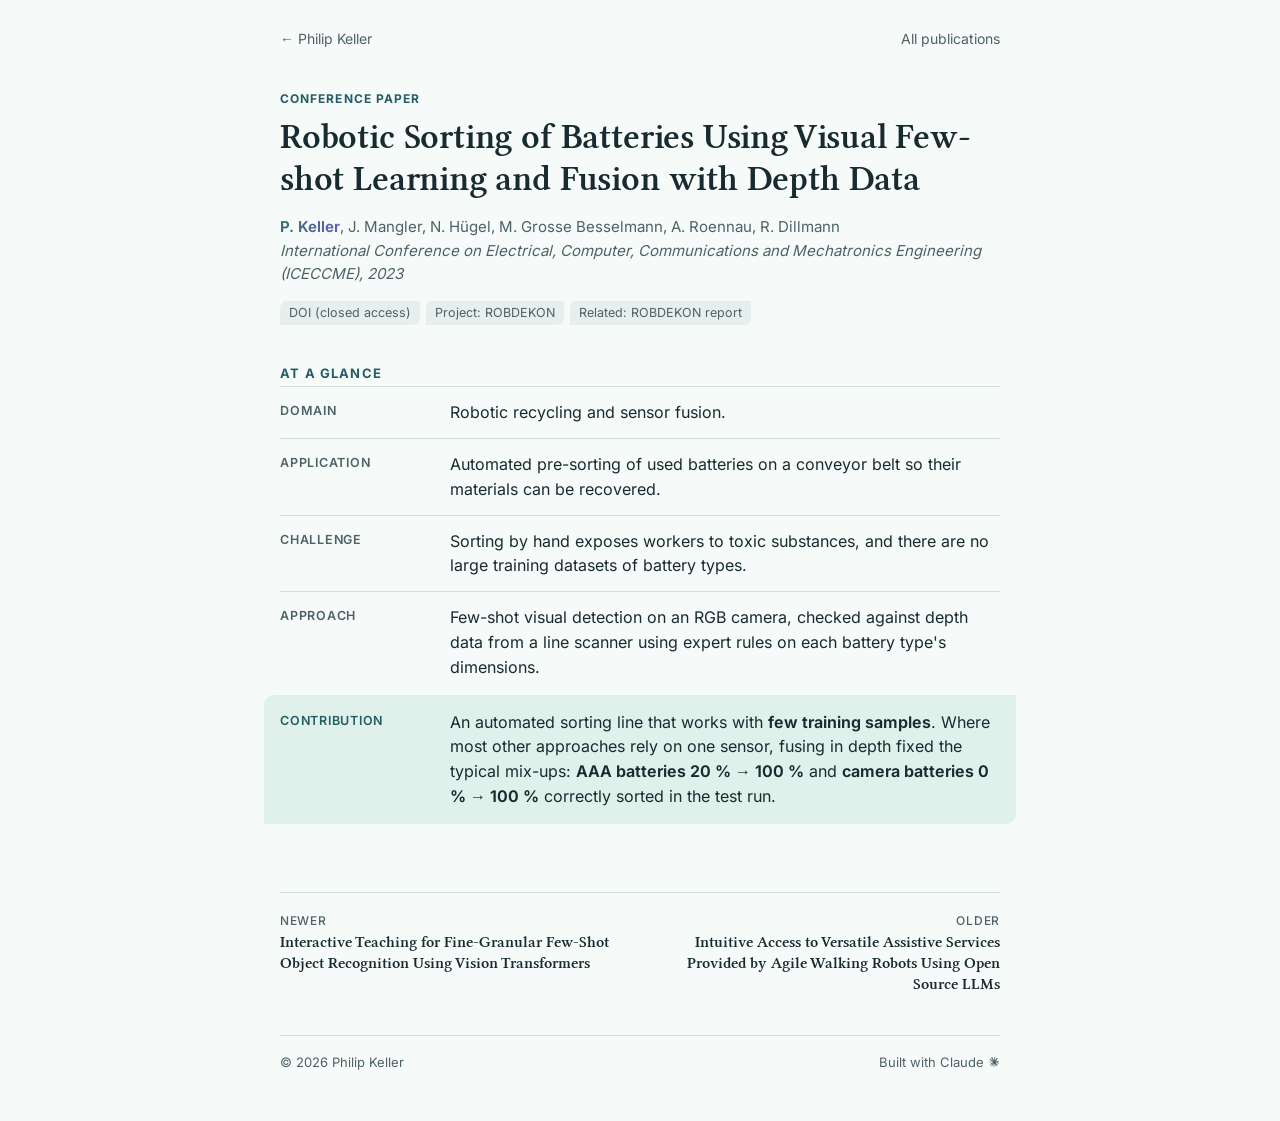
<file: publications/iceccme-2023-battery-sorting/index.html>
<!doctype html>
<html lang="en">
<head>
  <meta charset="utf-8">
  <meta name="viewport" content="width=device-width, initial-scale=1">
  <title>Robotic Sorting of Batteries Using Visual Few-shot Learning and Fusion with Depth Data | Philip Keller</title>
  <meta name="description" content="Sorting by hand exposes workers to toxic substances, and there are no large training datasets of battery types. Few-shot visual detection on an RGB camera, checked against depth data from a line scanner using expert rules on each battery type&#x27;s dimensions.">
  <meta name="color-scheme" content="light dark">
  <link rel="canonical" href="https://philipsgithub.github.io/publications/iceccme-2023-battery-sorting/">
  <link rel="icon" href="../../assets/favicon-white-32.png?v=3" sizes="32x32" type="image/png" media="(prefers-color-scheme: dark)">
  <link rel="icon" href="../../assets/favicon-black-32.png?v=3" sizes="32x32" type="image/png" media="(prefers-color-scheme: light)">
  <link rel="apple-touch-icon" href="../../assets/apple-touch-icon.png?v=4" sizes="180x180">
  <meta property="og:type" content="article">
  <meta property="og:title" content="Robotic Sorting of Batteries Using Visual Few-shot Learning and Fusion with Depth Data">
  <meta property="og:description" content="Sorting by hand exposes workers to toxic substances, and there are no large training datasets of battery types. Few-shot visual detection on an RGB camera, checked against depth data from a line scanner using expert rules on each battery type&#x27;s dimensions.">
  <meta property="og:url" content="https://philipsgithub.github.io/publications/iceccme-2023-battery-sorting/">
  <meta property="og:image" content="https://philipsgithub.github.io/assets/robotics-photo.jpg">
  <link rel="preload" href="../../assets/fonts/Inter-Variable.woff2" as="font" type="font/woff2" crossorigin>
  <link rel="stylesheet" href="../../style.css">
  <link rel="stylesheet" href="../../theme.css">
  <link rel="stylesheet" href="../../entry-links.css">
  <link rel="stylesheet" href="../../publication.css">
</head>
<body class="pub-page">
  <div class="pub-wrap">
    <header class="pub-top"><a class="pub-back" href="../../#publications">Philip Keller</a><a href="../../#publications">All publications</a></header>
    <main>
      <header class="pub-head">
        <p class="pub-kind">Conference paper</p>
        <h1><a href="https://doi.org/10.1109/ICECCME57830.2023.10253347" rel="noopener">Robotic Sorting of Batteries Using Visual Few-shot Learning and Fusion with Depth Data</a></h1>
        
        <p class="pub-authors"><b>P. Keller</b>, J. Mangler, N. Hügel, M. Grosse Besselmann, A. Roennau, R. Dillmann</p>
        <p class="pub-venue">International Conference on Electrical, Computer, Communications and Mechatronics Engineering (ICECCME), 2023</p>
        <ul class="entry-links"><li><a href="https://doi.org/10.1109/ICECCME57830.2023.10253347" rel="noopener">DOI (closed access)</a></li><li><a href="https://www.fzi.de/en/project/robdekon-i-and-ii/" rel="noopener">Project: ROBDEKON</a></li><li><a href="../robdekon-report-2023/">Related: ROBDEKON report</a></li></ul>
      </header>
      <section class="glance" aria-labelledby="glance-label">
        <h2 class="label" id="glance-label">At a glance</h2>
        <dl><div class="glance-row"><dt>Domain</dt><dd>Robotic recycling and sensor fusion.</dd></div><div class="glance-row"><dt>Application</dt><dd>Automated pre-sorting of used batteries on a conveyor belt so their materials can be recovered.</dd></div><div class="glance-row"><dt>Challenge</dt><dd>Sorting by hand exposes workers to toxic substances, and there are no large training datasets of battery types.</dd></div><div class="glance-row"><dt>Approach</dt><dd>Few-shot visual detection on an RGB camera, checked against depth data from a line scanner using expert rules on each battery type's dimensions.</dd></div><div class="glance-row is-benefit"><dt>Contribution</dt><dd>An automated sorting line that works with <strong>few training samples</strong>. Where most other approaches rely on one sensor, fusing in depth fixed the typical mix-ups: <strong>AAA batteries 20 % → 100 %</strong> and <strong>camera batteries 0 % → 100 %</strong> correctly sorted in the test run.</dd></div></dl>
      </section>
      <nav class="pub-pager" aria-label="More publications"><a class="prev" href="../icip-2024-interactive-teaching/"><span>Newer</span>Interactive Teaching for Fine-Granular Few-Shot Object Recognition Using Vision Transformers</a><a class="next" href="../iros-ws-2023-llm-assistive-services/"><span>Older</span>Intuitive Access to Versatile Assistive Services Provided by Agile Walking Robots Using Open Source LLMs</a></nav>
    </main>
    <footer class="pub-foot"><div class="footer-meta"><span>© 2026 Philip Keller</span><span>Built with Claude<svg class="footer-claude" viewBox="0 0 24 24" aria-hidden="true" focusable="false"><!-- Claude icon from Simple Icons 15.0.0 (CC0-1.0) --><path d="m4.7144 15.9555 4.7174-2.6471.079-.2307-.079-.1275h-.2307l-.7893-.0486-2.6956-.0729-2.3375-.0971-2.2646-.1214-.5707-.1215-.5343-.7042.0546-.3522.4797-.3218.686.0608 1.5179.1032 2.2767.1578 1.6514.0972 2.4468.255h.3886l.0546-.1579-.1336-.0971-.1032-.0972L6.973 9.8356l-2.55-1.6879-1.3356-.9714-.7225-.4918-.3643-.4614-.1578-1.0078.6557-.7225.8803.0607.2246.0607.8925.686 1.9064 1.4754 2.4893 1.8336.3643.3035.1457-.1032.0182-.0728-.164-.2733-1.3539-2.4467-1.445-2.4893-.6435-1.032-.17-.6194c-.0607-.255-.1032-.4674-.1032-.7285L6.287.1335 6.6997 0l.9957.1336.419.3642.6192 1.4147 1.0018 2.2282 1.5543 3.0296.4553.8985.2429.8318.091.255h.1579v-.1457l.1275-1.706.2368-2.0947.2307-2.6957.0789-.7589.3764-.9107.7468-.4918.5828.2793.4797.686-.0668.4433-.2853 1.8517-.5586 2.9021-.3643 1.9429h.2125l.2429-.2429.9835-1.3053 1.6514-2.0643.7286-.8196.85-.9046.5464-.4311h1.0321l.759 1.1293-.34 1.1657-1.0625 1.3478-.8804 1.1414-1.2628 1.7-.7893 1.36.0729.1093.1882-.0183 2.8535-.607 1.5421-.2794 1.8396-.3157.8318.3886.091.3946-.3278.8075-1.967.4857-2.3072.4614-3.4364.8136-.0425.0304.0486.0607 1.5482.1457.6618.0364h1.621l3.0175.2247.7892.522.4736.6376-.079.4857-1.2142.6193-1.6393-.3886-3.825-.9107-1.3113-.3279h-.1822v.1093l1.0929 1.0686 2.0035 1.8092 2.5075 2.3314.1275.5768-.3218.4554-.34-.0486-2.2039-1.6575-.85-.7468-1.9246-1.621h-.1275v.17l.4432.6496 2.3436 3.5214.1214 1.0807-.17.3521-.6071.2125-.6679-.1214-1.3721-1.9246L14.38 17.959l-1.1414-1.9428-.1397.079-.674 7.2552-.3156.3703-.7286.2793-.6071-.4614-.3218-.7468.3218-1.4753.3886-1.9246.3157-1.53.2853-1.9004.17-.6314-.0121-.0425-.1397.0182-1.4328 1.9672-2.1796 2.9446-1.7243 1.8456-.4128.164-.7164-.3704.0667-.6618.4008-.5889 2.386-3.0357 1.4389-1.882.929-1.0868-.0062-.1579h-.0546l-6.3385 4.1164-1.1293.1457-.4857-.4554.0608-.7467.2307-.2429 1.9064-1.3114Z"/></svg></span></div></footer>
  </div>
</body>
</html>
</file>
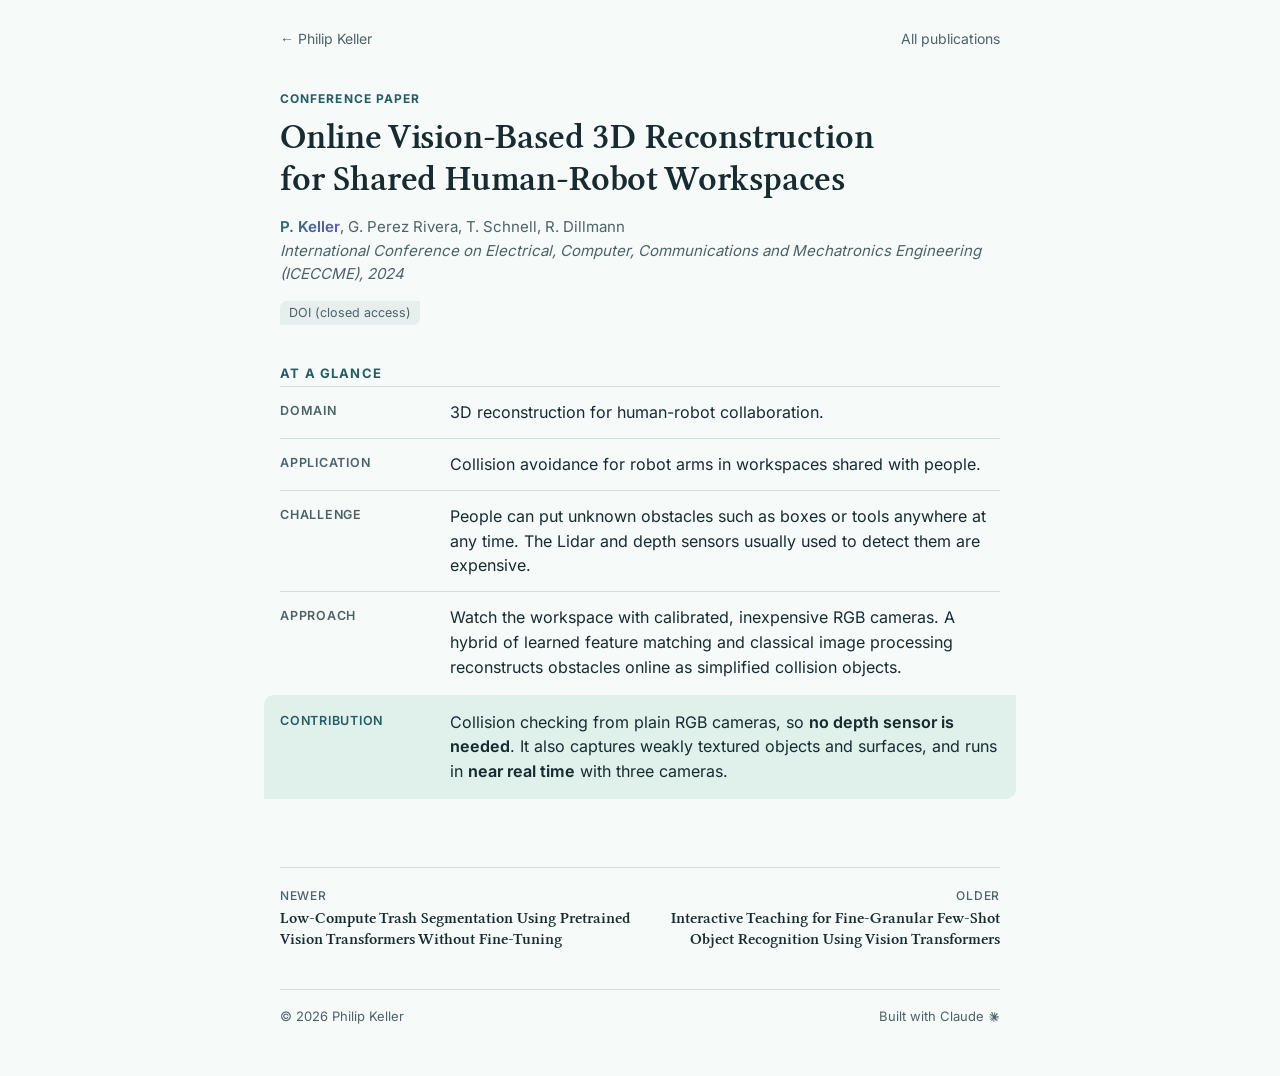
<file: publications/iceccme-2024-3d-reconstruction/index.html>
<!doctype html>
<html lang="en">
<head>
  <meta charset="utf-8">
  <meta name="viewport" content="width=device-width, initial-scale=1">
  <title>Online Vision-Based 3D Reconstruction for Shared Human-Robot Workspaces | Philip Keller</title>
  <meta name="description" content="People can put unknown obstacles such as boxes or tools anywhere at any time. The Lidar and depth sensors usually used to detect them are expensive. Watch the workspace with calibrated, inexpensive RGB cameras. A hybrid of learned feature matching and classical image processing reconstructs obstacles online as simplified collision objects.">
  <meta name="color-scheme" content="light dark">
  <link rel="canonical" href="https://philipsgithub.github.io/publications/iceccme-2024-3d-reconstruction/">
  <link rel="icon" href="../../assets/favicon-white-32.png?v=3" sizes="32x32" type="image/png" media="(prefers-color-scheme: dark)">
  <link rel="icon" href="../../assets/favicon-black-32.png?v=3" sizes="32x32" type="image/png" media="(prefers-color-scheme: light)">
  <link rel="apple-touch-icon" href="../../assets/apple-touch-icon.png?v=4" sizes="180x180">
  <meta property="og:type" content="article">
  <meta property="og:title" content="Online Vision-Based 3D Reconstruction for Shared Human-Robot Workspaces">
  <meta property="og:description" content="People can put unknown obstacles such as boxes or tools anywhere at any time. The Lidar and depth sensors usually used to detect them are expensive. Watch the workspace with calibrated, inexpensive RGB cameras. A hybrid of learned feature matching and classical image processing reconstructs obstacles online as simplified collision objects.">
  <meta property="og:url" content="https://philipsgithub.github.io/publications/iceccme-2024-3d-reconstruction/">
  <meta property="og:image" content="https://philipsgithub.github.io/assets/robotics-photo.jpg">
  <link rel="preload" href="../../assets/fonts/Inter-Variable.woff2" as="font" type="font/woff2" crossorigin>
  <link rel="stylesheet" href="../../style.css">
  <link rel="stylesheet" href="../../theme.css">
  <link rel="stylesheet" href="../../entry-links.css">
  <link rel="stylesheet" href="../../publication.css">
</head>
<body class="pub-page">
  <div class="pub-wrap">
    <header class="pub-top"><a class="pub-back" href="../../#publications">Philip Keller</a><a href="../../#publications">All publications</a></header>
    <main>
      <header class="pub-head">
        <p class="pub-kind">Conference paper</p>
        <h1><a href="https://doi.org/10.1109/ICECCME62383.2024.10797153" rel="noopener">Online Vision-Based 3D Reconstruction for Shared Human-Robot Workspaces</a></h1>
        
        <p class="pub-authors"><b>P. Keller</b>, G. Perez Rivera, T. Schnell, R. Dillmann</p>
        <p class="pub-venue">International Conference on Electrical, Computer, Communications and Mechatronics Engineering (ICECCME), 2024</p>
        <ul class="entry-links"><li><a href="https://doi.org/10.1109/ICECCME62383.2024.10797153" rel="noopener">DOI (closed access)</a></li></ul>
      </header>
      <section class="glance" aria-labelledby="glance-label">
        <h2 class="label" id="glance-label">At a glance</h2>
        <dl><div class="glance-row"><dt>Domain</dt><dd>3D reconstruction for human-robot collaboration.</dd></div><div class="glance-row"><dt>Application</dt><dd>Collision avoidance for robot arms in workspaces shared with people.</dd></div><div class="glance-row"><dt>Challenge</dt><dd>People can put unknown obstacles such as boxes or tools anywhere at any time. The Lidar and depth sensors usually used to detect them are expensive.</dd></div><div class="glance-row"><dt>Approach</dt><dd>Watch the workspace with calibrated, inexpensive RGB cameras. A hybrid of learned feature matching and classical image processing reconstructs obstacles online as simplified collision objects.</dd></div><div class="glance-row is-benefit"><dt>Contribution</dt><dd>Collision checking from plain RGB cameras, so <strong>no depth sensor is needed</strong>. It also captures weakly textured objects and surfaces, and runs in <strong>near real time</strong> with three cameras.</dd></div></dl>
      </section>
      <nav class="pub-pager" aria-label="More publications"><a class="prev" href="../icara-2025-trash-segmentation/"><span>Newer</span>Low-Compute Trash Segmentation Using Pretrained Vision Transformers Without Fine-Tuning</a><a class="next" href="../icip-2024-interactive-teaching/"><span>Older</span>Interactive Teaching for Fine-Granular Few-Shot Object Recognition Using Vision Transformers</a></nav>
    </main>
    <footer class="pub-foot"><div class="footer-meta"><span>© 2026 Philip Keller</span><span>Built with Claude<svg class="footer-claude" viewBox="0 0 24 24" aria-hidden="true" focusable="false"><!-- Claude icon from Simple Icons 15.0.0 (CC0-1.0) --><path d="m4.7144 15.9555 4.7174-2.6471.079-.2307-.079-.1275h-.2307l-.7893-.0486-2.6956-.0729-2.3375-.0971-2.2646-.1214-.5707-.1215-.5343-.7042.0546-.3522.4797-.3218.686.0608 1.5179.1032 2.2767.1578 1.6514.0972 2.4468.255h.3886l.0546-.1579-.1336-.0971-.1032-.0972L6.973 9.8356l-2.55-1.6879-1.3356-.9714-.7225-.4918-.3643-.4614-.1578-1.0078.6557-.7225.8803.0607.2246.0607.8925.686 1.9064 1.4754 2.4893 1.8336.3643.3035.1457-.1032.0182-.0728-.164-.2733-1.3539-2.4467-1.445-2.4893-.6435-1.032-.17-.6194c-.0607-.255-.1032-.4674-.1032-.7285L6.287.1335 6.6997 0l.9957.1336.419.3642.6192 1.4147 1.0018 2.2282 1.5543 3.0296.4553.8985.2429.8318.091.255h.1579v-.1457l.1275-1.706.2368-2.0947.2307-2.6957.0789-.7589.3764-.9107.7468-.4918.5828.2793.4797.686-.0668.4433-.2853 1.8517-.5586 2.9021-.3643 1.9429h.2125l.2429-.2429.9835-1.3053 1.6514-2.0643.7286-.8196.85-.9046.5464-.4311h1.0321l.759 1.1293-.34 1.1657-1.0625 1.3478-.8804 1.1414-1.2628 1.7-.7893 1.36.0729.1093.1882-.0183 2.8535-.607 1.5421-.2794 1.8396-.3157.8318.3886.091.3946-.3278.8075-1.967.4857-2.3072.4614-3.4364.8136-.0425.0304.0486.0607 1.5482.1457.6618.0364h1.621l3.0175.2247.7892.522.4736.6376-.079.4857-1.2142.6193-1.6393-.3886-3.825-.9107-1.3113-.3279h-.1822v.1093l1.0929 1.0686 2.0035 1.8092 2.5075 2.3314.1275.5768-.3218.4554-.34-.0486-2.2039-1.6575-.85-.7468-1.9246-1.621h-.1275v.17l.4432.6496 2.3436 3.5214.1214 1.0807-.17.3521-.6071.2125-.6679-.1214-1.3721-1.9246L14.38 17.959l-1.1414-1.9428-.1397.079-.674 7.2552-.3156.3703-.7286.2793-.6071-.4614-.3218-.7468.3218-1.4753.3886-1.9246.3157-1.53.2853-1.9004.17-.6314-.0121-.0425-.1397.0182-1.4328 1.9672-2.1796 2.9446-1.7243 1.8456-.4128.164-.7164-.3704.0667-.6618.4008-.5889 2.386-3.0357 1.4389-1.882.929-1.0868-.0062-.1579h-.0546l-6.3385 4.1164-1.1293.1457-.4857-.4554.0608-.7467.2307-.2429 1.9064-1.3114Z"/></svg></span></div></footer>
  </div>
</body>
</html>
</file>
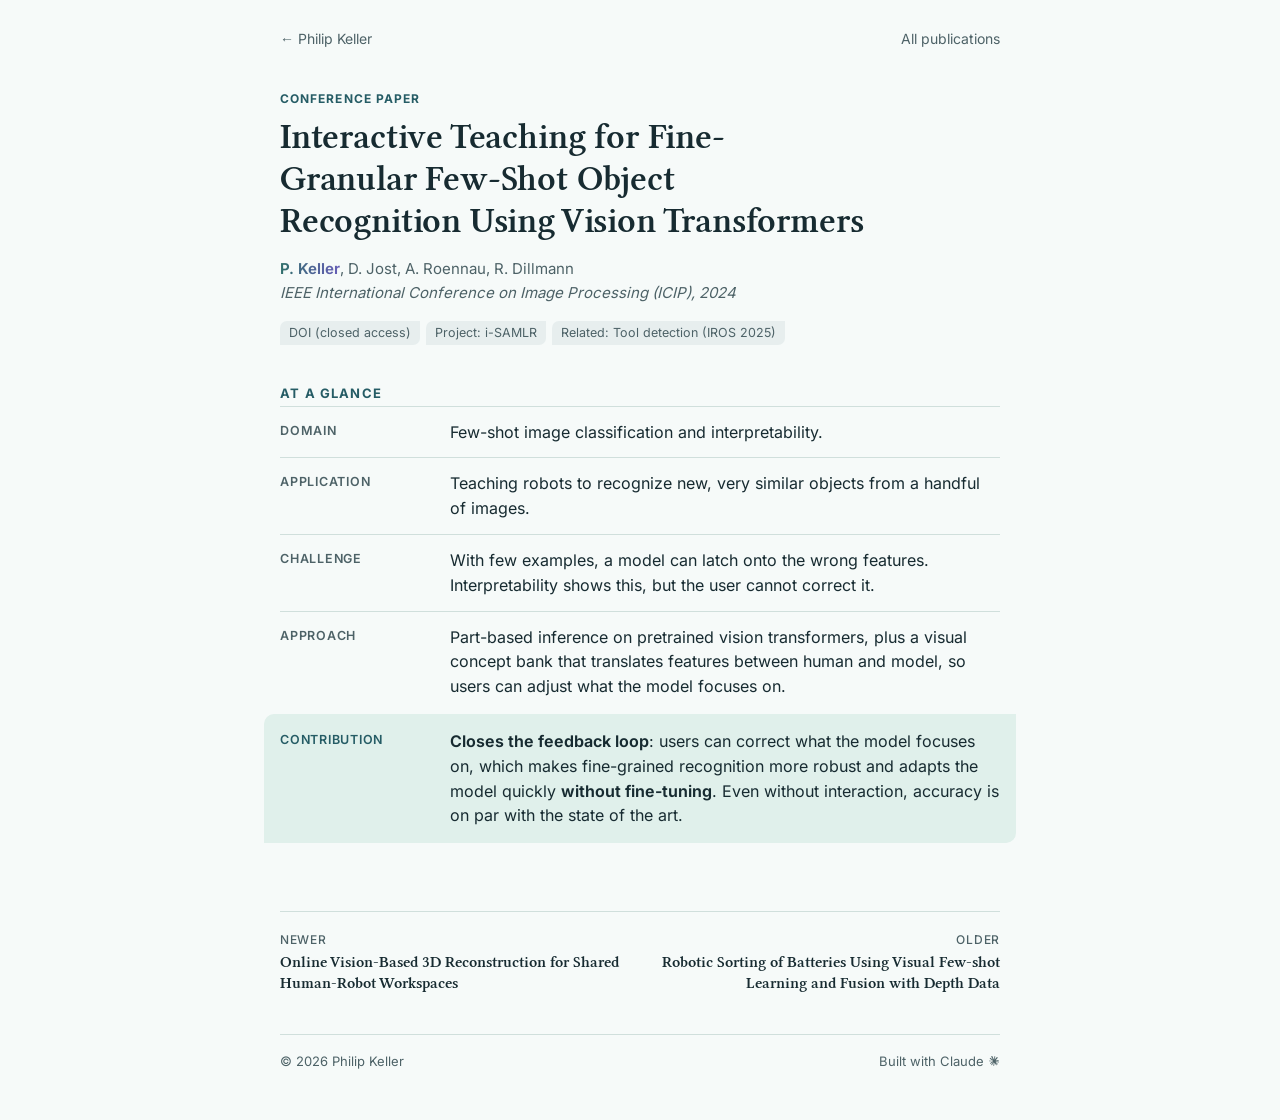
<file: publications/icip-2024-interactive-teaching/index.html>
<!doctype html>
<html lang="en">
<head>
  <meta charset="utf-8">
  <meta name="viewport" content="width=device-width, initial-scale=1">
  <title>Interactive Teaching for Fine-Granular Few-Shot Object Recognition Using Vision Transformers | Philip Keller</title>
  <meta name="description" content="With few examples, a model can latch onto the wrong features. Interpretability shows this, but the user cannot correct it. Part-based inference on pretrained vision transformers, plus a visual concept bank that translates features between human and model, so users can adjust what the model focuses on.">
  <meta name="color-scheme" content="light dark">
  <link rel="canonical" href="https://philipsgithub.github.io/publications/icip-2024-interactive-teaching/">
  <link rel="icon" href="../../assets/favicon-white-32.png?v=3" sizes="32x32" type="image/png" media="(prefers-color-scheme: dark)">
  <link rel="icon" href="../../assets/favicon-black-32.png?v=3" sizes="32x32" type="image/png" media="(prefers-color-scheme: light)">
  <link rel="apple-touch-icon" href="../../assets/apple-touch-icon.png?v=4" sizes="180x180">
  <meta property="og:type" content="article">
  <meta property="og:title" content="Interactive Teaching for Fine-Granular Few-Shot Object Recognition Using Vision Transformers">
  <meta property="og:description" content="With few examples, a model can latch onto the wrong features. Interpretability shows this, but the user cannot correct it. Part-based inference on pretrained vision transformers, plus a visual concept bank that translates features between human and model, so users can adjust what the model focuses on.">
  <meta property="og:url" content="https://philipsgithub.github.io/publications/icip-2024-interactive-teaching/">
  <meta property="og:image" content="https://philipsgithub.github.io/assets/robotics-photo.jpg">
  <link rel="preload" href="../../assets/fonts/Inter-Variable.woff2" as="font" type="font/woff2" crossorigin>
  <link rel="stylesheet" href="../../style.css">
  <link rel="stylesheet" href="../../theme.css">
  <link rel="stylesheet" href="../../entry-links.css">
  <link rel="stylesheet" href="../../publication.css">
</head>
<body class="pub-page">
  <div class="pub-wrap">
    <header class="pub-top"><a class="pub-back" href="../../#publications">Philip Keller</a><a href="../../#publications">All publications</a></header>
    <main>
      <header class="pub-head">
        <p class="pub-kind">Conference paper</p>
        <h1><a href="https://doi.org/10.1109/ICIP51287.2024.10647556" rel="noopener">Interactive Teaching for Fine-Granular Few-Shot Object Recognition Using Vision Transformers</a></h1>
        
        <p class="pub-authors"><b>P. Keller</b>, D. Jost, A. Roennau, R. Dillmann</p>
        <p class="pub-venue">IEEE International Conference on Image Processing (ICIP), 2024</p>
        <ul class="entry-links"><li><a href="https://doi.org/10.1109/ICIP51287.2024.10647556" rel="noopener">DOI (closed access)</a></li><li><a href="https://www.fzi.de/en/project/i-samlr/" rel="noopener">Project: i-SAMLR</a></li><li><a href="../iros-2025-few-shot-tool-detection/">Related: Tool detection (IROS 2025)</a></li></ul>
      </header>
      <section class="glance" aria-labelledby="glance-label">
        <h2 class="label" id="glance-label">At a glance</h2>
        <dl><div class="glance-row"><dt>Domain</dt><dd>Few-shot image classification and interpretability.</dd></div><div class="glance-row"><dt>Application</dt><dd>Teaching robots to recognize new, very similar objects from a handful of images.</dd></div><div class="glance-row"><dt>Challenge</dt><dd>With few examples, a model can latch onto the wrong features. Interpretability shows this, but the user cannot correct it.</dd></div><div class="glance-row"><dt>Approach</dt><dd>Part-based inference on pretrained vision transformers, plus a visual concept bank that translates features between human and model, so users can adjust what the model focuses on.</dd></div><div class="glance-row is-benefit"><dt>Contribution</dt><dd><strong>Closes the feedback loop</strong>: users can correct what the model focuses on, which makes fine-grained recognition more robust and adapts the model quickly <strong>without fine-tuning</strong>. Even without interaction, accuracy is on par with the state of the art.</dd></div></dl>
      </section>
      <nav class="pub-pager" aria-label="More publications"><a class="prev" href="../iceccme-2024-3d-reconstruction/"><span>Newer</span>Online Vision-Based 3D Reconstruction for Shared Human-Robot Workspaces</a><a class="next" href="../iceccme-2023-battery-sorting/"><span>Older</span>Robotic Sorting of Batteries Using Visual Few-shot Learning and Fusion with Depth Data</a></nav>
    </main>
    <footer class="pub-foot"><div class="footer-meta"><span>© 2026 Philip Keller</span><span>Built with Claude<svg class="footer-claude" viewBox="0 0 24 24" aria-hidden="true" focusable="false"><!-- Claude icon from Simple Icons 15.0.0 (CC0-1.0) --><path d="m4.7144 15.9555 4.7174-2.6471.079-.2307-.079-.1275h-.2307l-.7893-.0486-2.6956-.0729-2.3375-.0971-2.2646-.1214-.5707-.1215-.5343-.7042.0546-.3522.4797-.3218.686.0608 1.5179.1032 2.2767.1578 1.6514.0972 2.4468.255h.3886l.0546-.1579-.1336-.0971-.1032-.0972L6.973 9.8356l-2.55-1.6879-1.3356-.9714-.7225-.4918-.3643-.4614-.1578-1.0078.6557-.7225.8803.0607.2246.0607.8925.686 1.9064 1.4754 2.4893 1.8336.3643.3035.1457-.1032.0182-.0728-.164-.2733-1.3539-2.4467-1.445-2.4893-.6435-1.032-.17-.6194c-.0607-.255-.1032-.4674-.1032-.7285L6.287.1335 6.6997 0l.9957.1336.419.3642.6192 1.4147 1.0018 2.2282 1.5543 3.0296.4553.8985.2429.8318.091.255h.1579v-.1457l.1275-1.706.2368-2.0947.2307-2.6957.0789-.7589.3764-.9107.7468-.4918.5828.2793.4797.686-.0668.4433-.2853 1.8517-.5586 2.9021-.3643 1.9429h.2125l.2429-.2429.9835-1.3053 1.6514-2.0643.7286-.8196.85-.9046.5464-.4311h1.0321l.759 1.1293-.34 1.1657-1.0625 1.3478-.8804 1.1414-1.2628 1.7-.7893 1.36.0729.1093.1882-.0183 2.8535-.607 1.5421-.2794 1.8396-.3157.8318.3886.091.3946-.3278.8075-1.967.4857-2.3072.4614-3.4364.8136-.0425.0304.0486.0607 1.5482.1457.6618.0364h1.621l3.0175.2247.7892.522.4736.6376-.079.4857-1.2142.6193-1.6393-.3886-3.825-.9107-1.3113-.3279h-.1822v.1093l1.0929 1.0686 2.0035 1.8092 2.5075 2.3314.1275.5768-.3218.4554-.34-.0486-2.2039-1.6575-.85-.7468-1.9246-1.621h-.1275v.17l.4432.6496 2.3436 3.5214.1214 1.0807-.17.3521-.6071.2125-.6679-.1214-1.3721-1.9246L14.38 17.959l-1.1414-1.9428-.1397.079-.674 7.2552-.3156.3703-.7286.2793-.6071-.4614-.3218-.7468.3218-1.4753.3886-1.9246.3157-1.53.2853-1.9004.17-.6314-.0121-.0425-.1397.0182-1.4328 1.9672-2.1796 2.9446-1.7243 1.8456-.4128.164-.7164-.3704.0667-.6618.4008-.5889 2.386-3.0357 1.4389-1.882.929-1.0868-.0062-.1579h-.0546l-6.3385 4.1164-1.1293.1457-.4857-.4554.0608-.7467.2307-.2429 1.9064-1.3114Z"/></svg></span></div></footer>
  </div>
</body>
</html>
</file>
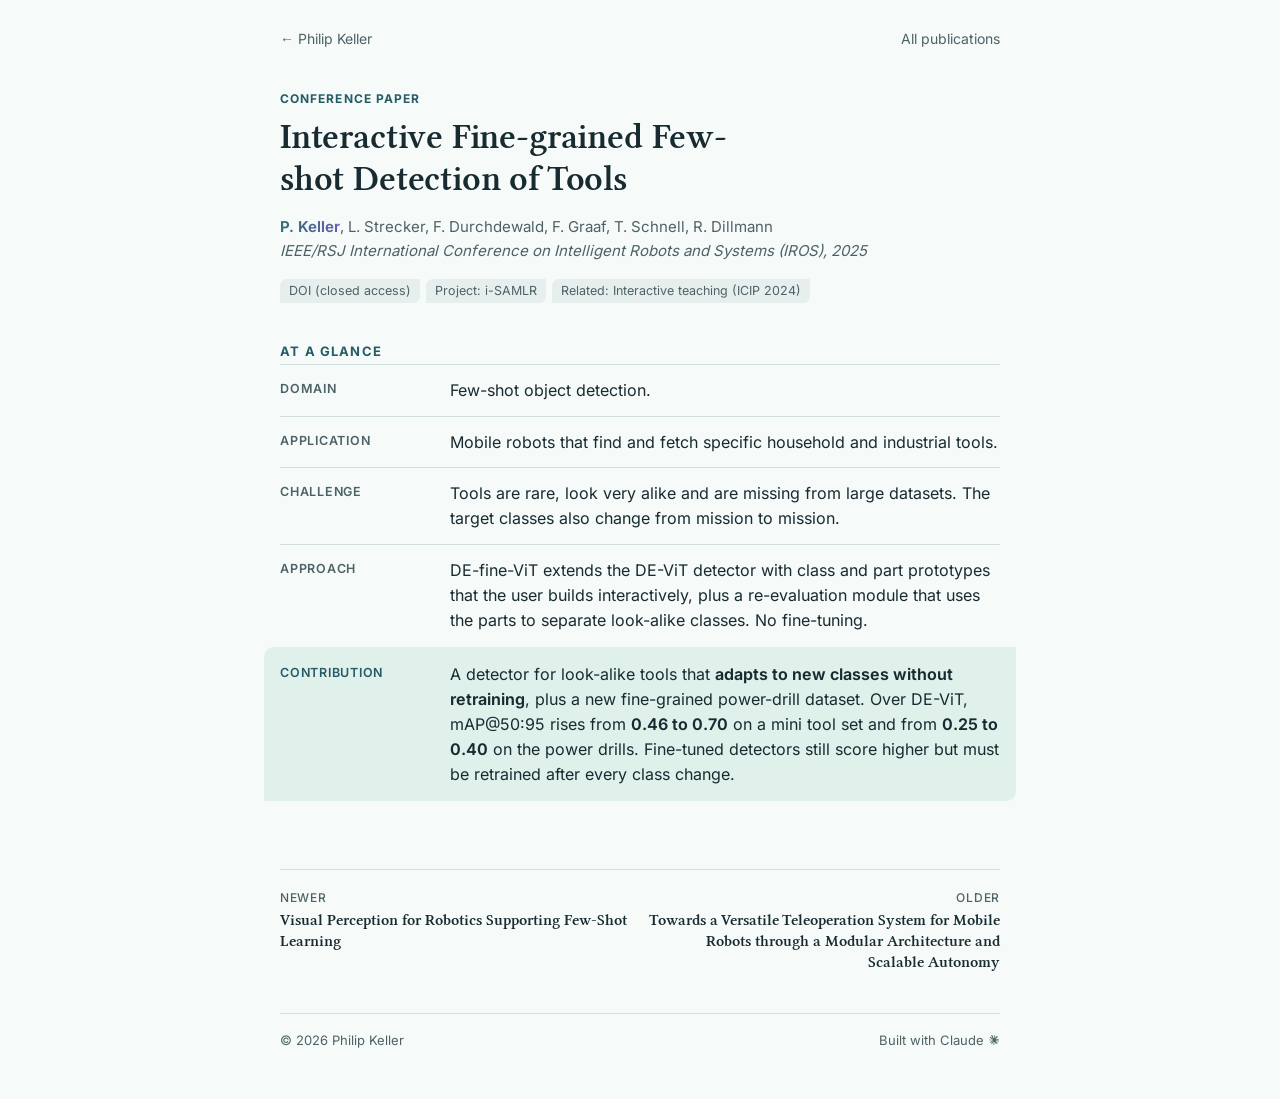
<file: publications/iros-2025-few-shot-tool-detection/index.html>
<!doctype html>
<html lang="en">
<head>
  <meta charset="utf-8">
  <meta name="viewport" content="width=device-width, initial-scale=1">
  <title>Interactive Fine-grained Few-shot Detection of Tools | Philip Keller</title>
  <meta name="description" content="Tools are rare, look very alike and are missing from large datasets. The target classes also change from mission to mission. DE-fine-ViT extends the DE-ViT detector with class and part prototypes that the user builds interactively, plus a re-evaluation module that uses the parts to separate look-alike classes. No fine-tuning.">
  <meta name="color-scheme" content="light dark">
  <link rel="canonical" href="https://philipsgithub.github.io/publications/iros-2025-few-shot-tool-detection/">
  <link rel="icon" href="../../assets/favicon-white-32.png?v=3" sizes="32x32" type="image/png" media="(prefers-color-scheme: dark)">
  <link rel="icon" href="../../assets/favicon-black-32.png?v=3" sizes="32x32" type="image/png" media="(prefers-color-scheme: light)">
  <link rel="apple-touch-icon" href="../../assets/apple-touch-icon.png?v=4" sizes="180x180">
  <meta property="og:type" content="article">
  <meta property="og:title" content="Interactive Fine-grained Few-shot Detection of Tools">
  <meta property="og:description" content="Tools are rare, look very alike and are missing from large datasets. The target classes also change from mission to mission. DE-fine-ViT extends the DE-ViT detector with class and part prototypes that the user builds interactively, plus a re-evaluation module that uses the parts to separate look-alike classes. No fine-tuning.">
  <meta property="og:url" content="https://philipsgithub.github.io/publications/iros-2025-few-shot-tool-detection/">
  <meta property="og:image" content="https://philipsgithub.github.io/assets/robotics-photo.jpg">
  <link rel="preload" href="../../assets/fonts/Inter-Variable.woff2" as="font" type="font/woff2" crossorigin>
  <link rel="stylesheet" href="../../style.css">
  <link rel="stylesheet" href="../../theme.css">
  <link rel="stylesheet" href="../../entry-links.css">
  <link rel="stylesheet" href="../../publication.css">
</head>
<body class="pub-page">
  <div class="pub-wrap">
    <header class="pub-top"><a class="pub-back" href="../../#publications">Philip Keller</a><a href="../../#publications">All publications</a></header>
    <main>
      <header class="pub-head">
        <p class="pub-kind">Conference paper</p>
        <h1><a href="https://doi.org/10.1109/IROS60139.2025.11246465" rel="noopener">Interactive Fine-grained Few-shot Detection of Tools</a></h1>
        
        <p class="pub-authors"><b>P. Keller</b>, L. Strecker, F. Durchdewald, F. Graaf, T. Schnell, R. Dillmann</p>
        <p class="pub-venue">IEEE/RSJ International Conference on Intelligent Robots and Systems (IROS), 2025</p>
        <ul class="entry-links"><li><a href="https://doi.org/10.1109/IROS60139.2025.11246465" rel="noopener">DOI (closed access)</a></li><li><a href="https://www.fzi.de/en/project/i-samlr/" rel="noopener">Project: i-SAMLR</a></li><li><a href="../icip-2024-interactive-teaching/">Related: Interactive teaching (ICIP 2024)</a></li></ul>
      </header>
      <section class="glance" aria-labelledby="glance-label">
        <h2 class="label" id="glance-label">At a glance</h2>
        <dl><div class="glance-row"><dt>Domain</dt><dd>Few-shot object detection.</dd></div><div class="glance-row"><dt>Application</dt><dd>Mobile robots that find and fetch specific household and industrial tools.</dd></div><div class="glance-row"><dt>Challenge</dt><dd>Tools are rare, look very alike and are missing from large datasets. The target classes also change from mission to mission.</dd></div><div class="glance-row"><dt>Approach</dt><dd>DE-fine-ViT extends the DE-ViT detector with class and part prototypes that the user builds interactively, plus a re-evaluation module that uses the parts to separate look-alike classes. No fine-tuning.</dd></div><div class="glance-row is-benefit"><dt>Contribution</dt><dd>A detector for look-alike tools that <strong>adapts to new classes without retraining</strong>, plus a new fine-grained power-drill dataset. Over DE-ViT, mAP@50:95 rises from <strong>0.46 to 0.70</strong> on a mini tool set and from <strong>0.25 to 0.40</strong> on the power drills. Fine-tuned detectors still score higher but must be retrained after every class change.</dd></div></dl>
      </section>
      <nav class="pub-pager" aria-label="More publications"><a class="prev" href="../phd-thesis-2026/"><span>Newer</span>Visual Perception for Robotics Supporting Few-Shot Learning</a><a class="next" href="../telepresence-2025-teleoperation/"><span>Older</span>Towards a Versatile Teleoperation System for Mobile Robots through a Modular Architecture and Scalable Autonomy</a></nav>
    </main>
    <footer class="pub-foot"><div class="footer-meta"><span>© 2026 Philip Keller</span><span>Built with Claude<svg class="footer-claude" viewBox="0 0 24 24" aria-hidden="true" focusable="false"><!-- Claude icon from Simple Icons 15.0.0 (CC0-1.0) --><path d="m4.7144 15.9555 4.7174-2.6471.079-.2307-.079-.1275h-.2307l-.7893-.0486-2.6956-.0729-2.3375-.0971-2.2646-.1214-.5707-.1215-.5343-.7042.0546-.3522.4797-.3218.686.0608 1.5179.1032 2.2767.1578 1.6514.0972 2.4468.255h.3886l.0546-.1579-.1336-.0971-.1032-.0972L6.973 9.8356l-2.55-1.6879-1.3356-.9714-.7225-.4918-.3643-.4614-.1578-1.0078.6557-.7225.8803.0607.2246.0607.8925.686 1.9064 1.4754 2.4893 1.8336.3643.3035.1457-.1032.0182-.0728-.164-.2733-1.3539-2.4467-1.445-2.4893-.6435-1.032-.17-.6194c-.0607-.255-.1032-.4674-.1032-.7285L6.287.1335 6.6997 0l.9957.1336.419.3642.6192 1.4147 1.0018 2.2282 1.5543 3.0296.4553.8985.2429.8318.091.255h.1579v-.1457l.1275-1.706.2368-2.0947.2307-2.6957.0789-.7589.3764-.9107.7468-.4918.5828.2793.4797.686-.0668.4433-.2853 1.8517-.5586 2.9021-.3643 1.9429h.2125l.2429-.2429.9835-1.3053 1.6514-2.0643.7286-.8196.85-.9046.5464-.4311h1.0321l.759 1.1293-.34 1.1657-1.0625 1.3478-.8804 1.1414-1.2628 1.7-.7893 1.36.0729.1093.1882-.0183 2.8535-.607 1.5421-.2794 1.8396-.3157.8318.3886.091.3946-.3278.8075-1.967.4857-2.3072.4614-3.4364.8136-.0425.0304.0486.0607 1.5482.1457.6618.0364h1.621l3.0175.2247.7892.522.4736.6376-.079.4857-1.2142.6193-1.6393-.3886-3.825-.9107-1.3113-.3279h-.1822v.1093l1.0929 1.0686 2.0035 1.8092 2.5075 2.3314.1275.5768-.3218.4554-.34-.0486-2.2039-1.6575-.85-.7468-1.9246-1.621h-.1275v.17l.4432.6496 2.3436 3.5214.1214 1.0807-.17.3521-.6071.2125-.6679-.1214-1.3721-1.9246L14.38 17.959l-1.1414-1.9428-.1397.079-.674 7.2552-.3156.3703-.7286.2793-.6071-.4614-.3218-.7468.3218-1.4753.3886-1.9246.3157-1.53.2853-1.9004.17-.6314-.0121-.0425-.1397.0182-1.4328 1.9672-2.1796 2.9446-1.7243 1.8456-.4128.164-.7164-.3704.0667-.6618.4008-.5889 2.386-3.0357 1.4389-1.882.929-1.0868-.0062-.1579h-.0546l-6.3385 4.1164-1.1293.1457-.4857-.4554.0608-.7467.2307-.2429 1.9064-1.3114Z"/></svg></span></div></footer>
  </div>
</body>
</html>
</file>
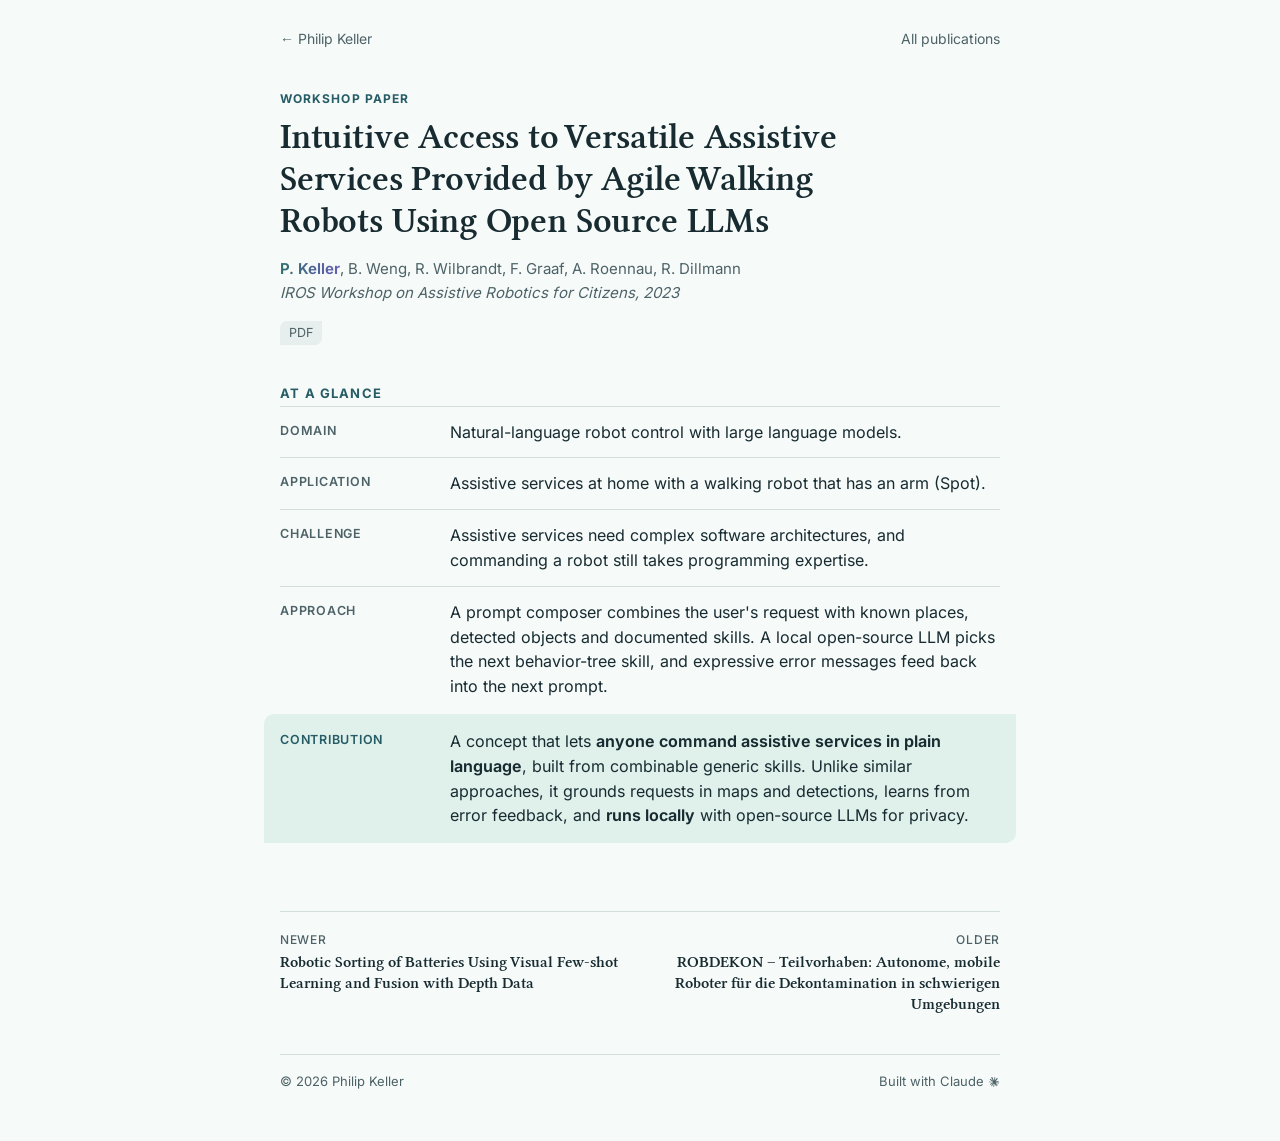
<file: publications/iros-ws-2023-llm-assistive-services/index.html>
<!doctype html>
<html lang="en">
<head>
  <meta charset="utf-8">
  <meta name="viewport" content="width=device-width, initial-scale=1">
  <title>Intuitive Access to Versatile Assistive Services Provided by Agile Walking Robots Using Open Source LLMs | Philip Keller</title>
  <meta name="description" content="Assistive services need complex software architectures, and commanding a robot still takes programming expertise. A prompt composer combines the user&#x27;s request with known places, detected objects and documented skills. A local open-source LLM picks the next behavior-tree skill, and expressive error messages feed back into the next prompt.">
  <meta name="color-scheme" content="light dark">
  <link rel="canonical" href="https://philipsgithub.github.io/publications/iros-ws-2023-llm-assistive-services/">
  <link rel="icon" href="../../assets/favicon-white-32.png?v=3" sizes="32x32" type="image/png" media="(prefers-color-scheme: dark)">
  <link rel="icon" href="../../assets/favicon-black-32.png?v=3" sizes="32x32" type="image/png" media="(prefers-color-scheme: light)">
  <link rel="apple-touch-icon" href="../../assets/apple-touch-icon.png?v=4" sizes="180x180">
  <meta property="og:type" content="article">
  <meta property="og:title" content="Intuitive Access to Versatile Assistive Services Provided by Agile Walking Robots Using Open Source LLMs">
  <meta property="og:description" content="Assistive services need complex software architectures, and commanding a robot still takes programming expertise. A prompt composer combines the user&#x27;s request with known places, detected objects and documented skills. A local open-source LLM picks the next behavior-tree skill, and expressive error messages feed back into the next prompt.">
  <meta property="og:url" content="https://philipsgithub.github.io/publications/iros-ws-2023-llm-assistive-services/">
  <meta property="og:image" content="https://philipsgithub.github.io/assets/robotics-photo.jpg">
  <link rel="preload" href="../../assets/fonts/Inter-Variable.woff2" as="font" type="font/woff2" crossorigin>
  <link rel="stylesheet" href="../../style.css">
  <link rel="stylesheet" href="../../theme.css">
  <link rel="stylesheet" href="../../entry-links.css">
  <link rel="stylesheet" href="../../publication.css">
</head>
<body class="pub-page">
  <div class="pub-wrap">
    <header class="pub-top"><a class="pub-back" href="../../#publications">Philip Keller</a><a href="../../#publications">All publications</a></header>
    <main>
      <header class="pub-head">
        <p class="pub-kind">Workshop paper</p>
        <h1><a href="https://drive.google.com/file/d/1JzyzgvgRz0C0sQnbJlCnEIGaX5K6ErEm/view" rel="noopener">Intuitive Access to Versatile Assistive Services Provided by Agile Walking Robots Using Open Source LLMs</a></h1>
        
        <p class="pub-authors"><b>P. Keller</b>, B. Weng, R. Wilbrandt, F. Graaf, A. Roennau, R. Dillmann</p>
        <p class="pub-venue">IROS Workshop on Assistive Robotics for Citizens, 2023</p>
        <ul class="entry-links"><li><a href="https://drive.google.com/file/d/1JzyzgvgRz0C0sQnbJlCnEIGaX5K6ErEm/view" rel="noopener">PDF</a></li></ul>
      </header>
      <section class="glance" aria-labelledby="glance-label">
        <h2 class="label" id="glance-label">At a glance</h2>
        <dl><div class="glance-row"><dt>Domain</dt><dd>Natural-language robot control with large language models.</dd></div><div class="glance-row"><dt>Application</dt><dd>Assistive services at home with a walking robot that has an arm (Spot).</dd></div><div class="glance-row"><dt>Challenge</dt><dd>Assistive services need complex software architectures, and commanding a robot still takes programming expertise.</dd></div><div class="glance-row"><dt>Approach</dt><dd>A prompt composer combines the user's request with known places, detected objects and documented skills. A local open-source LLM picks the next behavior-tree skill, and expressive error messages feed back into the next prompt.</dd></div><div class="glance-row is-benefit"><dt>Contribution</dt><dd>A concept that lets <strong>anyone command assistive services in plain language</strong>, built from combinable generic skills. Unlike similar approaches, it grounds requests in maps and detections, learns from error feedback, and <strong>runs locally</strong> with open-source LLMs for privacy.</dd></div></dl>
      </section>
      <nav class="pub-pager" aria-label="More publications"><a class="prev" href="../iceccme-2023-battery-sorting/"><span>Newer</span>Robotic Sorting of Batteries Using Visual Few-shot Learning and Fusion with Depth Data</a><a class="next" href="../robdekon-report-2023/"><span>Older</span>ROBDEKON – Teilvorhaben: Autonome, mobile Roboter für die Dekontamination in schwierigen Umgebungen</a></nav>
    </main>
    <footer class="pub-foot"><div class="footer-meta"><span>© 2026 Philip Keller</span><span>Built with Claude<svg class="footer-claude" viewBox="0 0 24 24" aria-hidden="true" focusable="false"><!-- Claude icon from Simple Icons 15.0.0 (CC0-1.0) --><path d="m4.7144 15.9555 4.7174-2.6471.079-.2307-.079-.1275h-.2307l-.7893-.0486-2.6956-.0729-2.3375-.0971-2.2646-.1214-.5707-.1215-.5343-.7042.0546-.3522.4797-.3218.686.0608 1.5179.1032 2.2767.1578 1.6514.0972 2.4468.255h.3886l.0546-.1579-.1336-.0971-.1032-.0972L6.973 9.8356l-2.55-1.6879-1.3356-.9714-.7225-.4918-.3643-.4614-.1578-1.0078.6557-.7225.8803.0607.2246.0607.8925.686 1.9064 1.4754 2.4893 1.8336.3643.3035.1457-.1032.0182-.0728-.164-.2733-1.3539-2.4467-1.445-2.4893-.6435-1.032-.17-.6194c-.0607-.255-.1032-.4674-.1032-.7285L6.287.1335 6.6997 0l.9957.1336.419.3642.6192 1.4147 1.0018 2.2282 1.5543 3.0296.4553.8985.2429.8318.091.255h.1579v-.1457l.1275-1.706.2368-2.0947.2307-2.6957.0789-.7589.3764-.9107.7468-.4918.5828.2793.4797.686-.0668.4433-.2853 1.8517-.5586 2.9021-.3643 1.9429h.2125l.2429-.2429.9835-1.3053 1.6514-2.0643.7286-.8196.85-.9046.5464-.4311h1.0321l.759 1.1293-.34 1.1657-1.0625 1.3478-.8804 1.1414-1.2628 1.7-.7893 1.36.0729.1093.1882-.0183 2.8535-.607 1.5421-.2794 1.8396-.3157.8318.3886.091.3946-.3278.8075-1.967.4857-2.3072.4614-3.4364.8136-.0425.0304.0486.0607 1.5482.1457.6618.0364h1.621l3.0175.2247.7892.522.4736.6376-.079.4857-1.2142.6193-1.6393-.3886-3.825-.9107-1.3113-.3279h-.1822v.1093l1.0929 1.0686 2.0035 1.8092 2.5075 2.3314.1275.5768-.3218.4554-.34-.0486-2.2039-1.6575-.85-.7468-1.9246-1.621h-.1275v.17l.4432.6496 2.3436 3.5214.1214 1.0807-.17.3521-.6071.2125-.6679-.1214-1.3721-1.9246L14.38 17.959l-1.1414-1.9428-.1397.079-.674 7.2552-.3156.3703-.7286.2793-.6071-.4614-.3218-.7468.3218-1.4753.3886-1.9246.3157-1.53.2853-1.9004.17-.6314-.0121-.0425-.1397.0182-1.4328 1.9672-2.1796 2.9446-1.7243 1.8456-.4128.164-.7164-.3704.0667-.6618.4008-.5889 2.386-3.0357 1.4389-1.882.929-1.0868-.0062-.1579h-.0546l-6.3385 4.1164-1.1293.1457-.4857-.4554.0608-.7467.2307-.2429 1.9064-1.3114Z"/></svg></span></div></footer>
  </div>
</body>
</html>
</file>
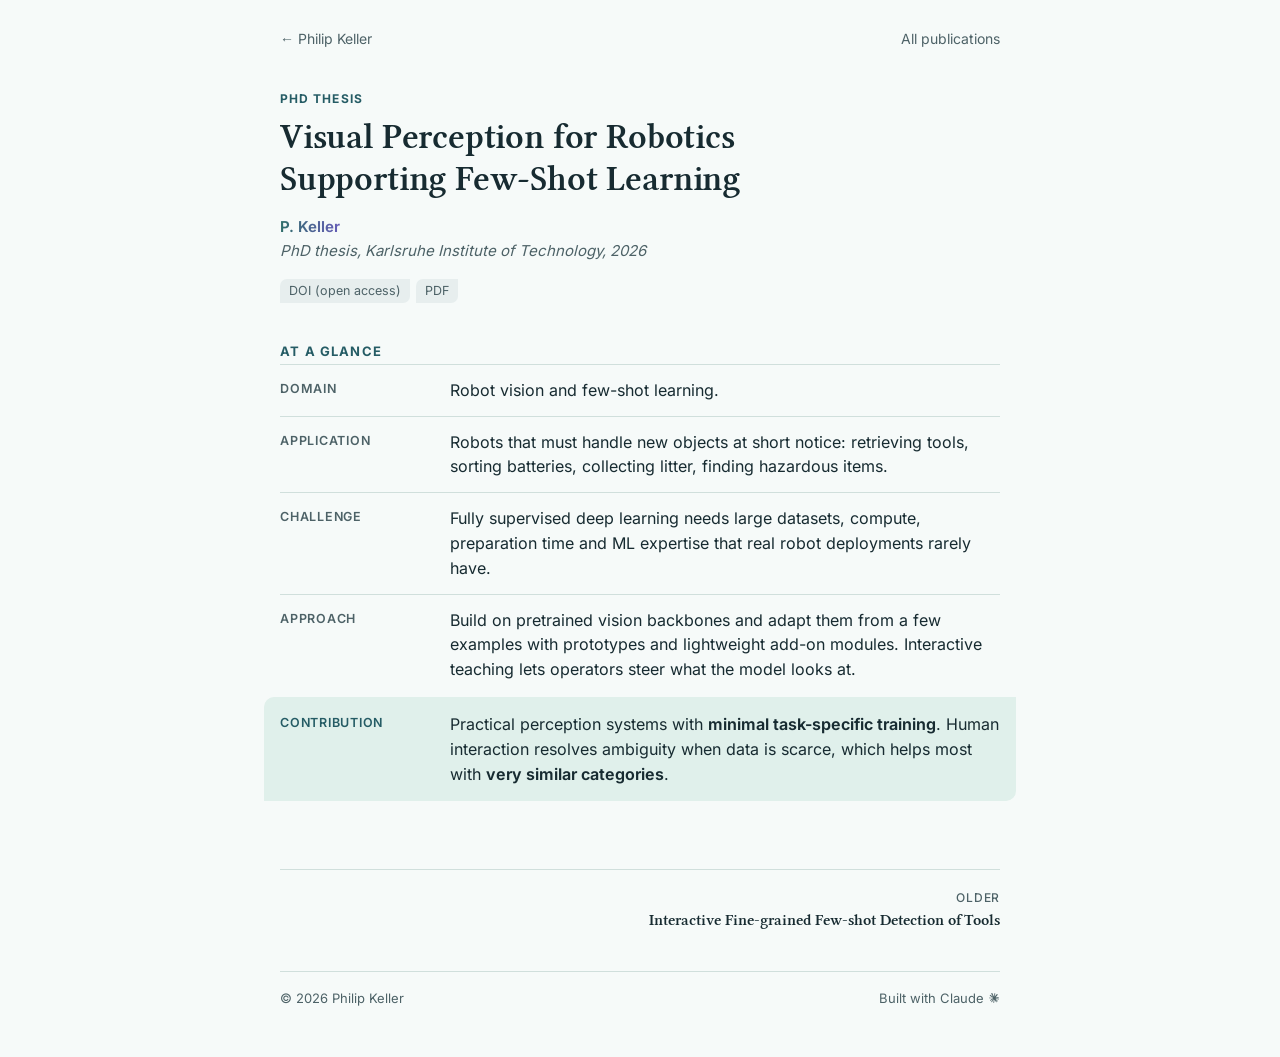
<file: publications/phd-thesis-2026/index.html>
<!doctype html>
<html lang="en">
<head>
  <meta charset="utf-8">
  <meta name="viewport" content="width=device-width, initial-scale=1">
  <title>Visual Perception for Robotics Supporting Few-Shot Learning | Philip Keller</title>
  <meta name="description" content="Fully supervised deep learning needs large datasets, compute, preparation time and ML expertise that real robot deployments rarely have. Build on pretrained vision backbones and adapt them from a few examples with prototypes and lightweight add-on modules. Interactive teaching lets operators steer what the model looks at.">
  <meta name="color-scheme" content="light dark">
  <link rel="canonical" href="https://philipsgithub.github.io/publications/phd-thesis-2026/">
  <link rel="icon" href="../../assets/favicon-white-32.png?v=3" sizes="32x32" type="image/png" media="(prefers-color-scheme: dark)">
  <link rel="icon" href="../../assets/favicon-black-32.png?v=3" sizes="32x32" type="image/png" media="(prefers-color-scheme: light)">
  <link rel="apple-touch-icon" href="../../assets/apple-touch-icon.png?v=4" sizes="180x180">
  <meta property="og:type" content="article">
  <meta property="og:title" content="Visual Perception for Robotics Supporting Few-Shot Learning">
  <meta property="og:description" content="Fully supervised deep learning needs large datasets, compute, preparation time and ML expertise that real robot deployments rarely have. Build on pretrained vision backbones and adapt them from a few examples with prototypes and lightweight add-on modules. Interactive teaching lets operators steer what the model looks at.">
  <meta property="og:url" content="https://philipsgithub.github.io/publications/phd-thesis-2026/">
  <meta property="og:image" content="https://philipsgithub.github.io/assets/robotics-photo.jpg">
  <link rel="preload" href="../../assets/fonts/Inter-Variable.woff2" as="font" type="font/woff2" crossorigin>
  <link rel="stylesheet" href="../../style.css">
  <link rel="stylesheet" href="../../theme.css">
  <link rel="stylesheet" href="../../entry-links.css">
  <link rel="stylesheet" href="../../publication.css">
</head>
<body class="pub-page">
  <div class="pub-wrap">
    <header class="pub-top"><a class="pub-back" href="../../#publications">Philip Keller</a><a href="../../#publications">All publications</a></header>
    <main>
      <header class="pub-head">
        <p class="pub-kind">PhD thesis</p>
        <h1><a href="https://doi.org/10.5445/IR/1000197460" rel="noopener">Visual Perception for Robotics Supporting Few-Shot Learning</a></h1>
        
        <p class="pub-authors"><b>P. Keller</b></p>
        <p class="pub-venue">PhD thesis, Karlsruhe Institute of Technology, 2026</p>
        <ul class="entry-links"><li><a href="https://doi.org/10.5445/IR/1000197460" rel="noopener">DOI (open access)</a></li><li><a href="https://publikationen.bibliothek.kit.edu/1000197460/191074158" rel="noopener">PDF</a></li></ul>
      </header>
      <section class="glance" aria-labelledby="glance-label">
        <h2 class="label" id="glance-label">At a glance</h2>
        <dl><div class="glance-row"><dt>Domain</dt><dd>Robot vision and few-shot learning.</dd></div><div class="glance-row"><dt>Application</dt><dd>Robots that must handle new objects at short notice: retrieving tools, sorting batteries, collecting litter, finding hazardous items.</dd></div><div class="glance-row"><dt>Challenge</dt><dd>Fully supervised deep learning needs large datasets, compute, preparation time and ML expertise that real robot deployments rarely have.</dd></div><div class="glance-row"><dt>Approach</dt><dd>Build on pretrained vision backbones and adapt them from a few examples with prototypes and lightweight add-on modules. Interactive teaching lets operators steer what the model looks at.</dd></div><div class="glance-row is-benefit"><dt>Contribution</dt><dd>Practical perception systems with <strong>minimal task-specific training</strong>. Human interaction resolves ambiguity when data is scarce, which helps most with <strong>very similar categories</strong>.</dd></div></dl>
      </section>
      <nav class="pub-pager" aria-label="More publications"><div></div><a class="next" href="../iros-2025-few-shot-tool-detection/"><span>Older</span>Interactive Fine-grained Few-shot Detection of Tools</a></nav>
    </main>
    <footer class="pub-foot"><div class="footer-meta"><span>© 2026 Philip Keller</span><span>Built with Claude<svg class="footer-claude" viewBox="0 0 24 24" aria-hidden="true" focusable="false"><!-- Claude icon from Simple Icons 15.0.0 (CC0-1.0) --><path d="m4.7144 15.9555 4.7174-2.6471.079-.2307-.079-.1275h-.2307l-.7893-.0486-2.6956-.0729-2.3375-.0971-2.2646-.1214-.5707-.1215-.5343-.7042.0546-.3522.4797-.3218.686.0608 1.5179.1032 2.2767.1578 1.6514.0972 2.4468.255h.3886l.0546-.1579-.1336-.0971-.1032-.0972L6.973 9.8356l-2.55-1.6879-1.3356-.9714-.7225-.4918-.3643-.4614-.1578-1.0078.6557-.7225.8803.0607.2246.0607.8925.686 1.9064 1.4754 2.4893 1.8336.3643.3035.1457-.1032.0182-.0728-.164-.2733-1.3539-2.4467-1.445-2.4893-.6435-1.032-.17-.6194c-.0607-.255-.1032-.4674-.1032-.7285L6.287.1335 6.6997 0l.9957.1336.419.3642.6192 1.4147 1.0018 2.2282 1.5543 3.0296.4553.8985.2429.8318.091.255h.1579v-.1457l.1275-1.706.2368-2.0947.2307-2.6957.0789-.7589.3764-.9107.7468-.4918.5828.2793.4797.686-.0668.4433-.2853 1.8517-.5586 2.9021-.3643 1.9429h.2125l.2429-.2429.9835-1.3053 1.6514-2.0643.7286-.8196.85-.9046.5464-.4311h1.0321l.759 1.1293-.34 1.1657-1.0625 1.3478-.8804 1.1414-1.2628 1.7-.7893 1.36.0729.1093.1882-.0183 2.8535-.607 1.5421-.2794 1.8396-.3157.8318.3886.091.3946-.3278.8075-1.967.4857-2.3072.4614-3.4364.8136-.0425.0304.0486.0607 1.5482.1457.6618.0364h1.621l3.0175.2247.7892.522.4736.6376-.079.4857-1.2142.6193-1.6393-.3886-3.825-.9107-1.3113-.3279h-.1822v.1093l1.0929 1.0686 2.0035 1.8092 2.5075 2.3314.1275.5768-.3218.4554-.34-.0486-2.2039-1.6575-.85-.7468-1.9246-1.621h-.1275v.17l.4432.6496 2.3436 3.5214.1214 1.0807-.17.3521-.6071.2125-.6679-.1214-1.3721-1.9246L14.38 17.959l-1.1414-1.9428-.1397.079-.674 7.2552-.3156.3703-.7286.2793-.6071-.4614-.3218-.7468.3218-1.4753.3886-1.9246.3157-1.53.2853-1.9004.17-.6314-.0121-.0425-.1397.0182-1.4328 1.9672-2.1796 2.9446-1.7243 1.8456-.4128.164-.7164-.3704.0667-.6618.4008-.5889 2.386-3.0357 1.4389-1.882.929-1.0868-.0062-.1579h-.0546l-6.3385 4.1164-1.1293.1457-.4857-.4554.0608-.7467.2307-.2429 1.9064-1.3114Z"/></svg></span></div></footer>
  </div>
</body>
</html>
</file>
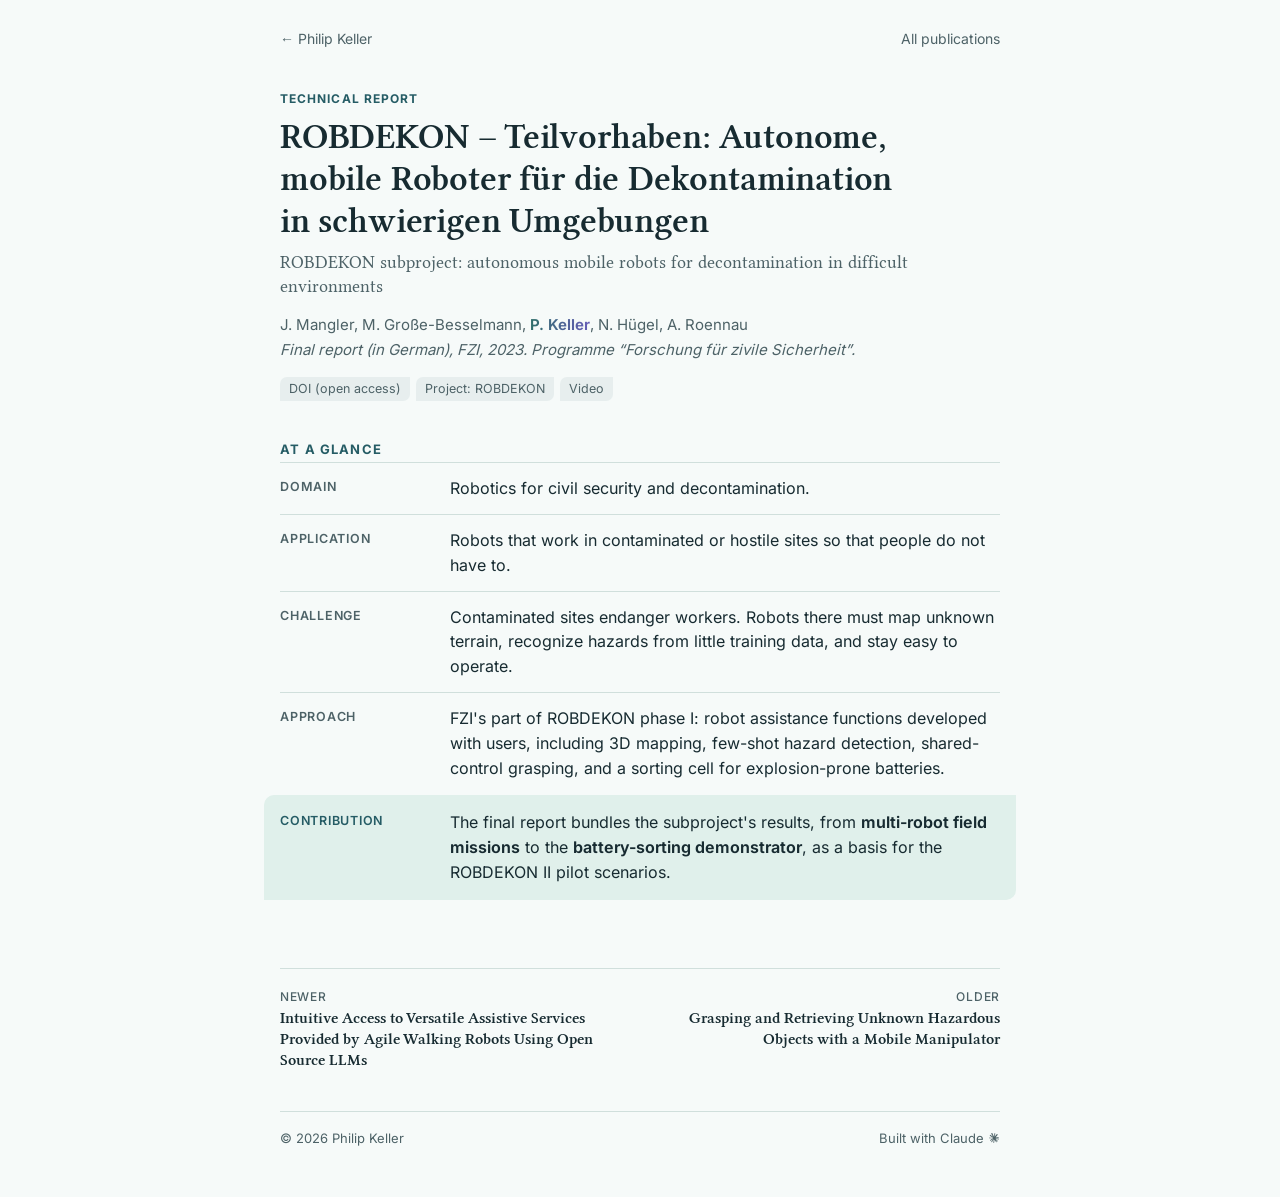
<file: publications/robdekon-report-2023/index.html>
<!doctype html>
<html lang="en">
<head>
  <meta charset="utf-8">
  <meta name="viewport" content="width=device-width, initial-scale=1">
  <title>ROBDEKON – Teilvorhaben: Autonome, mobile Roboter für die Dekontamination in schwierigen Umgebungen | Philip Keller</title>
  <meta name="description" content="Contaminated sites endanger workers. Robots there must map unknown terrain, recognize hazards from little training data, and stay easy to operate. FZI&#x27;s part of ROBDEKON phase I: robot assistance functions developed with users, including 3D mapping, few-shot hazard detection, shared-control grasping, and a sorting cell for explosion-prone batteries.">
  <meta name="color-scheme" content="light dark">
  <link rel="canonical" href="https://philipsgithub.github.io/publications/robdekon-report-2023/">
  <link rel="icon" href="../../assets/favicon-white-32.png?v=3" sizes="32x32" type="image/png" media="(prefers-color-scheme: dark)">
  <link rel="icon" href="../../assets/favicon-black-32.png?v=3" sizes="32x32" type="image/png" media="(prefers-color-scheme: light)">
  <link rel="apple-touch-icon" href="../../assets/apple-touch-icon.png?v=4" sizes="180x180">
  <meta property="og:type" content="article">
  <meta property="og:title" content="ROBDEKON – Teilvorhaben: Autonome, mobile Roboter für die Dekontamination in schwierigen Umgebungen">
  <meta property="og:description" content="Contaminated sites endanger workers. Robots there must map unknown terrain, recognize hazards from little training data, and stay easy to operate. FZI&#x27;s part of ROBDEKON phase I: robot assistance functions developed with users, including 3D mapping, few-shot hazard detection, shared-control grasping, and a sorting cell for explosion-prone batteries.">
  <meta property="og:url" content="https://philipsgithub.github.io/publications/robdekon-report-2023/">
  <meta property="og:image" content="https://philipsgithub.github.io/assets/robotics-photo.jpg">
  <link rel="preload" href="../../assets/fonts/Inter-Variable.woff2" as="font" type="font/woff2" crossorigin>
  <link rel="stylesheet" href="../../style.css">
  <link rel="stylesheet" href="../../theme.css">
  <link rel="stylesheet" href="../../entry-links.css">
  <link rel="stylesheet" href="../../publication.css">
</head>
<body class="pub-page">
  <div class="pub-wrap">
    <header class="pub-top"><a class="pub-back" href="../../#publications">Philip Keller</a><a href="../../#publications">All publications</a></header>
    <main>
      <header class="pub-head">
        <p class="pub-kind">Technical report</p>
        <h1 lang="de"><a href="https://doi.org/10.2314/KXP:1880638576" rel="noopener">ROBDEKON – Teilvorhaben: Autonome, mobile Roboter für die Dekontamination in schwierigen Umgebungen</a></h1>
        <p class="pub-en">ROBDEKON subproject: autonomous mobile robots for decontamination in difficult environments</p>
        <p class="pub-authors">J. Mangler, M. Große-Besselmann, <b>P. Keller</b>, N. Hügel, A. Roennau</p>
        <p class="pub-venue">Final report (in German), FZI, 2023. Programme “Forschung für zivile Sicherheit”.</p>
        <ul class="entry-links"><li><a href="https://doi.org/10.2314/KXP:1880638576" rel="noopener">DOI (open access)</a></li><li><a href="https://www.fzi.de/en/project/robdekon-i-and-ii/" rel="noopener">Project: ROBDEKON</a></li><li><a href="https://www.youtube.com/watch?v=ze_DPKZqLZw" rel="noopener">Video</a></li></ul>
      </header>
      <section class="glance" aria-labelledby="glance-label">
        <h2 class="label" id="glance-label">At a glance</h2>
        <dl><div class="glance-row"><dt>Domain</dt><dd>Robotics for civil security and decontamination.</dd></div><div class="glance-row"><dt>Application</dt><dd>Robots that work in contaminated or hostile sites so that people do not have to.</dd></div><div class="glance-row"><dt>Challenge</dt><dd>Contaminated sites endanger workers. Robots there must map unknown terrain, recognize hazards from little training data, and stay easy to operate.</dd></div><div class="glance-row"><dt>Approach</dt><dd>FZI's part of ROBDEKON phase I: robot assistance functions developed with users, including 3D mapping, few-shot hazard detection, shared-control grasping, and a sorting cell for explosion-prone batteries.</dd></div><div class="glance-row is-benefit"><dt>Contribution</dt><dd>The final report bundles the subproject's results, from <strong>multi-robot field missions</strong> to the <strong>battery-sorting demonstrator</strong>, as a basis for the ROBDEKON II pilot scenarios.</dd></div></dl>
      </section>
      <nav class="pub-pager" aria-label="More publications"><a class="prev" href="../iros-ws-2023-llm-assistive-services/"><span>Newer</span>Intuitive Access to Versatile Assistive Services Provided by Agile Walking Robots Using Open Source LLMs</a><a class="next" href="../at-2022-hazardous-object-grasping/"><span>Older</span>Grasping and Retrieving Unknown Hazardous Objects with a Mobile Manipulator</a></nav>
    </main>
    <footer class="pub-foot"><div class="footer-meta"><span>© 2026 Philip Keller</span><span>Built with Claude<svg class="footer-claude" viewBox="0 0 24 24" aria-hidden="true" focusable="false"><!-- Claude icon from Simple Icons 15.0.0 (CC0-1.0) --><path d="m4.7144 15.9555 4.7174-2.6471.079-.2307-.079-.1275h-.2307l-.7893-.0486-2.6956-.0729-2.3375-.0971-2.2646-.1214-.5707-.1215-.5343-.7042.0546-.3522.4797-.3218.686.0608 1.5179.1032 2.2767.1578 1.6514.0972 2.4468.255h.3886l.0546-.1579-.1336-.0971-.1032-.0972L6.973 9.8356l-2.55-1.6879-1.3356-.9714-.7225-.4918-.3643-.4614-.1578-1.0078.6557-.7225.8803.0607.2246.0607.8925.686 1.9064 1.4754 2.4893 1.8336.3643.3035.1457-.1032.0182-.0728-.164-.2733-1.3539-2.4467-1.445-2.4893-.6435-1.032-.17-.6194c-.0607-.255-.1032-.4674-.1032-.7285L6.287.1335 6.6997 0l.9957.1336.419.3642.6192 1.4147 1.0018 2.2282 1.5543 3.0296.4553.8985.2429.8318.091.255h.1579v-.1457l.1275-1.706.2368-2.0947.2307-2.6957.0789-.7589.3764-.9107.7468-.4918.5828.2793.4797.686-.0668.4433-.2853 1.8517-.5586 2.9021-.3643 1.9429h.2125l.2429-.2429.9835-1.3053 1.6514-2.0643.7286-.8196.85-.9046.5464-.4311h1.0321l.759 1.1293-.34 1.1657-1.0625 1.3478-.8804 1.1414-1.2628 1.7-.7893 1.36.0729.1093.1882-.0183 2.8535-.607 1.5421-.2794 1.8396-.3157.8318.3886.091.3946-.3278.8075-1.967.4857-2.3072.4614-3.4364.8136-.0425.0304.0486.0607 1.5482.1457.6618.0364h1.621l3.0175.2247.7892.522.4736.6376-.079.4857-1.2142.6193-1.6393-.3886-3.825-.9107-1.3113-.3279h-.1822v.1093l1.0929 1.0686 2.0035 1.8092 2.5075 2.3314.1275.5768-.3218.4554-.34-.0486-2.2039-1.6575-.85-.7468-1.9246-1.621h-.1275v.17l.4432.6496 2.3436 3.5214.1214 1.0807-.17.3521-.6071.2125-.6679-.1214-1.3721-1.9246L14.38 17.959l-1.1414-1.9428-.1397.079-.674 7.2552-.3156.3703-.7286.2793-.6071-.4614-.3218-.7468.3218-1.4753.3886-1.9246.3157-1.53.2853-1.9004.17-.6314-.0121-.0425-.1397.0182-1.4328 1.9672-2.1796 2.9446-1.7243 1.8456-.4128.164-.7164-.3704.0667-.6618.4008-.5889 2.386-3.0357 1.4389-1.882.929-1.0868-.0062-.1579h-.0546l-6.3385 4.1164-1.1293.1457-.4857-.4554.0608-.7467.2307-.2429 1.9064-1.3114Z"/></svg></span></div></footer>
  </div>
</body>
</html>
</file>
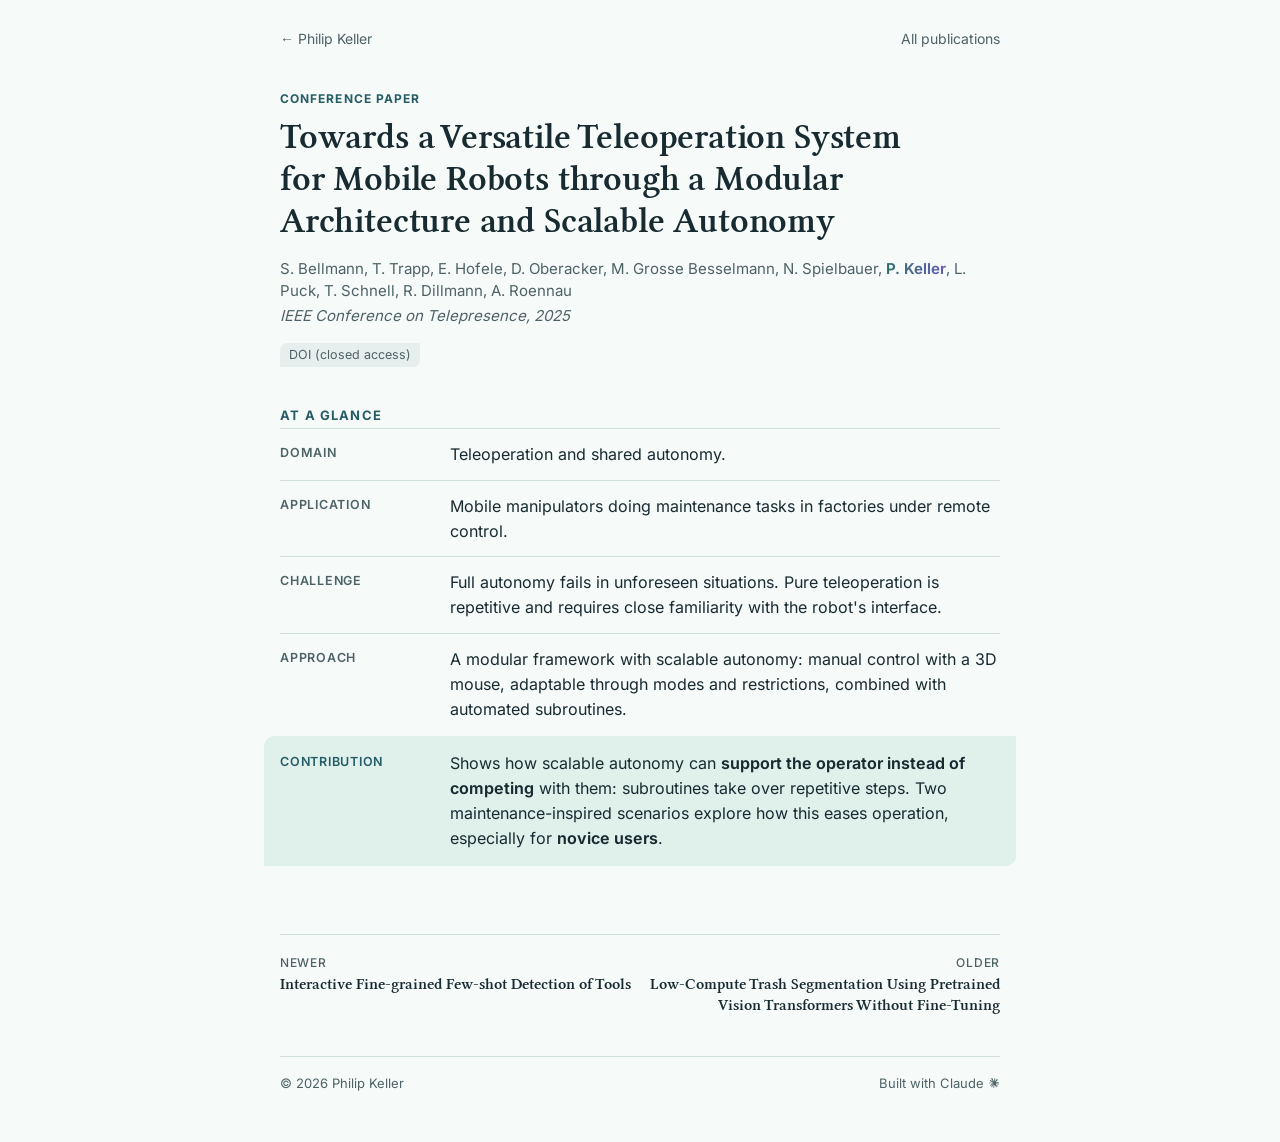
<file: publications/telepresence-2025-teleoperation/index.html>
<!doctype html>
<html lang="en">
<head>
  <meta charset="utf-8">
  <meta name="viewport" content="width=device-width, initial-scale=1">
  <title>Towards a Versatile Teleoperation System for Mobile Robots through a Modular Architecture and Scalable Autonomy | Philip Keller</title>
  <meta name="description" content="Full autonomy fails in unforeseen situations. Pure teleoperation is repetitive and requires close familiarity with the robot&#x27;s interface. A modular framework with scalable autonomy: manual control with a 3D mouse, adaptable through modes and restrictions, combined with automated subroutines.">
  <meta name="color-scheme" content="light dark">
  <link rel="canonical" href="https://philipsgithub.github.io/publications/telepresence-2025-teleoperation/">
  <link rel="icon" href="../../assets/favicon-white-32.png?v=3" sizes="32x32" type="image/png" media="(prefers-color-scheme: dark)">
  <link rel="icon" href="../../assets/favicon-black-32.png?v=3" sizes="32x32" type="image/png" media="(prefers-color-scheme: light)">
  <link rel="apple-touch-icon" href="../../assets/apple-touch-icon.png?v=4" sizes="180x180">
  <meta property="og:type" content="article">
  <meta property="og:title" content="Towards a Versatile Teleoperation System for Mobile Robots through a Modular Architecture and Scalable Autonomy">
  <meta property="og:description" content="Full autonomy fails in unforeseen situations. Pure teleoperation is repetitive and requires close familiarity with the robot&#x27;s interface. A modular framework with scalable autonomy: manual control with a 3D mouse, adaptable through modes and restrictions, combined with automated subroutines.">
  <meta property="og:url" content="https://philipsgithub.github.io/publications/telepresence-2025-teleoperation/">
  <meta property="og:image" content="https://philipsgithub.github.io/assets/robotics-photo.jpg">
  <link rel="preload" href="../../assets/fonts/Inter-Variable.woff2" as="font" type="font/woff2" crossorigin>
  <link rel="stylesheet" href="../../style.css">
  <link rel="stylesheet" href="../../theme.css">
  <link rel="stylesheet" href="../../entry-links.css">
  <link rel="stylesheet" href="../../publication.css">
</head>
<body class="pub-page">
  <div class="pub-wrap">
    <header class="pub-top"><a class="pub-back" href="../../#publications">Philip Keller</a><a href="../../#publications">All publications</a></header>
    <main>
      <header class="pub-head">
        <p class="pub-kind">Conference paper</p>
        <h1><a href="https://doi.org/10.1109/Telepresence66096.2025.11521742" rel="noopener">Towards a Versatile Teleoperation System for Mobile Robots through a Modular Architecture and Scalable Autonomy</a></h1>
        
        <p class="pub-authors">S. Bellmann, T. Trapp, E. Hofele, D. Oberacker, M. Grosse Besselmann, N. Spielbauer, <b>P. Keller</b>, L. Puck, T. Schnell, R. Dillmann, A. Roennau</p>
        <p class="pub-venue">IEEE Conference on Telepresence, 2025</p>
        <ul class="entry-links"><li><a href="https://doi.org/10.1109/Telepresence66096.2025.11521742" rel="noopener">DOI (closed access)</a></li></ul>
      </header>
      <section class="glance" aria-labelledby="glance-label">
        <h2 class="label" id="glance-label">At a glance</h2>
        <dl><div class="glance-row"><dt>Domain</dt><dd>Teleoperation and shared autonomy.</dd></div><div class="glance-row"><dt>Application</dt><dd>Mobile manipulators doing maintenance tasks in factories under remote control.</dd></div><div class="glance-row"><dt>Challenge</dt><dd>Full autonomy fails in unforeseen situations. Pure teleoperation is repetitive and requires close familiarity with the robot's interface.</dd></div><div class="glance-row"><dt>Approach</dt><dd>A modular framework with scalable autonomy: manual control with a 3D mouse, adaptable through modes and restrictions, combined with automated subroutines.</dd></div><div class="glance-row is-benefit"><dt>Contribution</dt><dd>Shows how scalable autonomy can <strong>support the operator instead of competing</strong> with them: subroutines take over repetitive steps. Two maintenance-inspired scenarios explore how this eases operation, especially for <strong>novice users</strong>.</dd></div></dl>
      </section>
      <nav class="pub-pager" aria-label="More publications"><a class="prev" href="../iros-2025-few-shot-tool-detection/"><span>Newer</span>Interactive Fine-grained Few-shot Detection of Tools</a><a class="next" href="../icara-2025-trash-segmentation/"><span>Older</span>Low-Compute Trash Segmentation Using Pretrained Vision Transformers Without Fine-Tuning</a></nav>
    </main>
    <footer class="pub-foot"><div class="footer-meta"><span>© 2026 Philip Keller</span><span>Built with Claude<svg class="footer-claude" viewBox="0 0 24 24" aria-hidden="true" focusable="false"><!-- Claude icon from Simple Icons 15.0.0 (CC0-1.0) --><path d="m4.7144 15.9555 4.7174-2.6471.079-.2307-.079-.1275h-.2307l-.7893-.0486-2.6956-.0729-2.3375-.0971-2.2646-.1214-.5707-.1215-.5343-.7042.0546-.3522.4797-.3218.686.0608 1.5179.1032 2.2767.1578 1.6514.0972 2.4468.255h.3886l.0546-.1579-.1336-.0971-.1032-.0972L6.973 9.8356l-2.55-1.6879-1.3356-.9714-.7225-.4918-.3643-.4614-.1578-1.0078.6557-.7225.8803.0607.2246.0607.8925.686 1.9064 1.4754 2.4893 1.8336.3643.3035.1457-.1032.0182-.0728-.164-.2733-1.3539-2.4467-1.445-2.4893-.6435-1.032-.17-.6194c-.0607-.255-.1032-.4674-.1032-.7285L6.287.1335 6.6997 0l.9957.1336.419.3642.6192 1.4147 1.0018 2.2282 1.5543 3.0296.4553.8985.2429.8318.091.255h.1579v-.1457l.1275-1.706.2368-2.0947.2307-2.6957.0789-.7589.3764-.9107.7468-.4918.5828.2793.4797.686-.0668.4433-.2853 1.8517-.5586 2.9021-.3643 1.9429h.2125l.2429-.2429.9835-1.3053 1.6514-2.0643.7286-.8196.85-.9046.5464-.4311h1.0321l.759 1.1293-.34 1.1657-1.0625 1.3478-.8804 1.1414-1.2628 1.7-.7893 1.36.0729.1093.1882-.0183 2.8535-.607 1.5421-.2794 1.8396-.3157.8318.3886.091.3946-.3278.8075-1.967.4857-2.3072.4614-3.4364.8136-.0425.0304.0486.0607 1.5482.1457.6618.0364h1.621l3.0175.2247.7892.522.4736.6376-.079.4857-1.2142.6193-1.6393-.3886-3.825-.9107-1.3113-.3279h-.1822v.1093l1.0929 1.0686 2.0035 1.8092 2.5075 2.3314.1275.5768-.3218.4554-.34-.0486-2.2039-1.6575-.85-.7468-1.9246-1.621h-.1275v.17l.4432.6496 2.3436 3.5214.1214 1.0807-.17.3521-.6071.2125-.6679-.1214-1.3721-1.9246L14.38 17.959l-1.1414-1.9428-.1397.079-.674 7.2552-.3156.3703-.7286.2793-.6071-.4614-.3218-.7468.3218-1.4753.3886-1.9246.3157-1.53.2853-1.9004.17-.6314-.0121-.0425-.1397.0182-1.4328 1.9672-2.1796 2.9446-1.7243 1.8456-.4128.164-.7164-.3704.0667-.6618.4008-.5889 2.386-3.0357 1.4389-1.882.929-1.0868-.0062-.1579h-.0546l-6.3385 4.1164-1.1293.1457-.4857-.4554.0608-.7467.2307-.2429 1.9064-1.3114Z"/></svg></span></div></footer>
  </div>
</body>
</html>
</file>
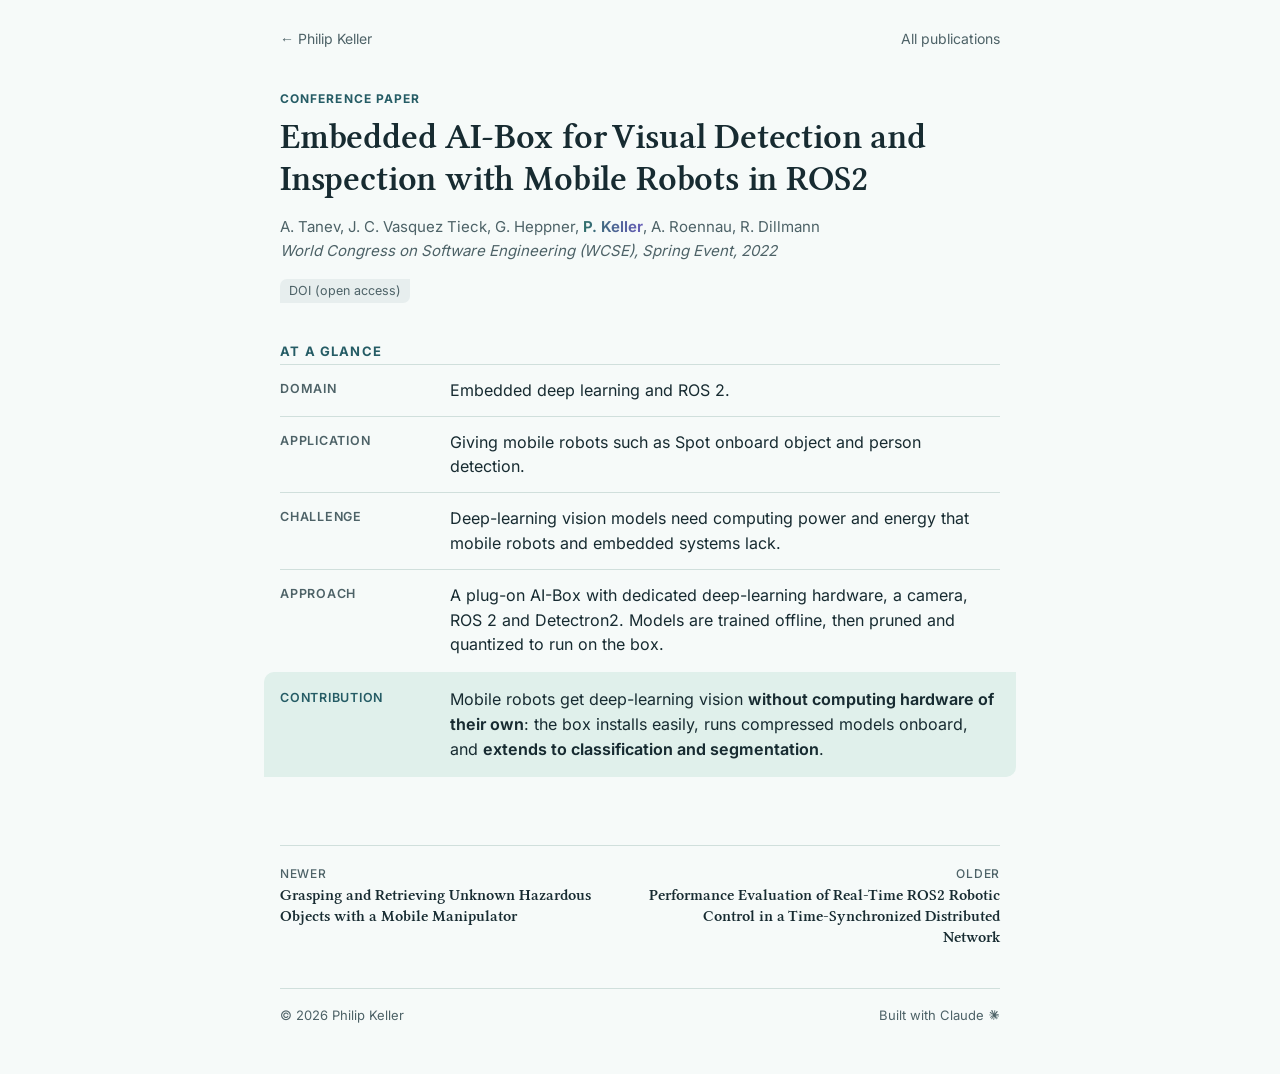
<file: publications/wcse-2022-embedded-ai-box/index.html>
<!doctype html>
<html lang="en">
<head>
  <meta charset="utf-8">
  <meta name="viewport" content="width=device-width, initial-scale=1">
  <title>Embedded AI-Box for Visual Detection and Inspection with Mobile Robots in ROS2 | Philip Keller</title>
  <meta name="description" content="Deep-learning vision models need computing power and energy that mobile robots and embedded systems lack. A plug-on AI-Box with dedicated deep-learning hardware, a camera, ROS 2 and Detectron2. Models are trained offline, then pruned and quantized to run on the box.">
  <meta name="color-scheme" content="light dark">
  <link rel="canonical" href="https://philipsgithub.github.io/publications/wcse-2022-embedded-ai-box/">
  <link rel="icon" href="../../assets/favicon-white-32.png?v=3" sizes="32x32" type="image/png" media="(prefers-color-scheme: dark)">
  <link rel="icon" href="../../assets/favicon-black-32.png?v=3" sizes="32x32" type="image/png" media="(prefers-color-scheme: light)">
  <link rel="apple-touch-icon" href="../../assets/apple-touch-icon.png?v=4" sizes="180x180">
  <meta property="og:type" content="article">
  <meta property="og:title" content="Embedded AI-Box for Visual Detection and Inspection with Mobile Robots in ROS2">
  <meta property="og:description" content="Deep-learning vision models need computing power and energy that mobile robots and embedded systems lack. A plug-on AI-Box with dedicated deep-learning hardware, a camera, ROS 2 and Detectron2. Models are trained offline, then pruned and quantized to run on the box.">
  <meta property="og:url" content="https://philipsgithub.github.io/publications/wcse-2022-embedded-ai-box/">
  <meta property="og:image" content="https://philipsgithub.github.io/assets/robotics-photo.jpg">
  <link rel="preload" href="../../assets/fonts/Inter-Variable.woff2" as="font" type="font/woff2" crossorigin>
  <link rel="stylesheet" href="../../style.css">
  <link rel="stylesheet" href="../../theme.css">
  <link rel="stylesheet" href="../../entry-links.css">
  <link rel="stylesheet" href="../../publication.css">
</head>
<body class="pub-page">
  <div class="pub-wrap">
    <header class="pub-top"><a class="pub-back" href="../../#publications">Philip Keller</a><a href="../../#publications">All publications</a></header>
    <main>
      <header class="pub-head">
        <p class="pub-kind">Conference paper</p>
        <h1><a href="https://doi.org/10.18178/wcse.2022.04.054" rel="noopener">Embedded AI-Box for Visual Detection and Inspection with Mobile Robots in ROS2</a></h1>
        
        <p class="pub-authors">A. Tanev, J. C. Vasquez Tieck, G. Heppner, <b>P. Keller</b>, A. Roennau, R. Dillmann</p>
        <p class="pub-venue">World Congress on Software Engineering (WCSE), Spring Event, 2022</p>
        <ul class="entry-links"><li><a href="https://doi.org/10.18178/wcse.2022.04.054" rel="noopener">DOI (open access)</a></li></ul>
      </header>
      <section class="glance" aria-labelledby="glance-label">
        <h2 class="label" id="glance-label">At a glance</h2>
        <dl><div class="glance-row"><dt>Domain</dt><dd>Embedded deep learning and ROS 2.</dd></div><div class="glance-row"><dt>Application</dt><dd>Giving mobile robots such as Spot onboard object and person detection.</dd></div><div class="glance-row"><dt>Challenge</dt><dd>Deep-learning vision models need computing power and energy that mobile robots and embedded systems lack.</dd></div><div class="glance-row"><dt>Approach</dt><dd>A plug-on AI-Box with dedicated deep-learning hardware, a camera, ROS 2 and Detectron2. Models are trained offline, then pruned and quantized to run on the box.</dd></div><div class="glance-row is-benefit"><dt>Contribution</dt><dd>Mobile robots get deep-learning vision <strong>without computing hardware of their own</strong>: the box installs easily, runs compressed models onboard, and <strong>extends to classification and segmentation</strong>.</dd></div></dl>
      </section>
      <nav class="pub-pager" aria-label="More publications"><a class="prev" href="../at-2022-hazardous-object-grasping/"><span>Newer</span>Grasping and Retrieving Unknown Hazardous Objects with a Mobile Manipulator</a><a class="next" href="../case-2021-ros2-performance/"><span>Older</span>Performance Evaluation of Real-Time ROS2 Robotic Control in a Time-Synchronized Distributed Network</a></nav>
    </main>
    <footer class="pub-foot"><div class="footer-meta"><span>© 2026 Philip Keller</span><span>Built with Claude<svg class="footer-claude" viewBox="0 0 24 24" aria-hidden="true" focusable="false"><!-- Claude icon from Simple Icons 15.0.0 (CC0-1.0) --><path d="m4.7144 15.9555 4.7174-2.6471.079-.2307-.079-.1275h-.2307l-.7893-.0486-2.6956-.0729-2.3375-.0971-2.2646-.1214-.5707-.1215-.5343-.7042.0546-.3522.4797-.3218.686.0608 1.5179.1032 2.2767.1578 1.6514.0972 2.4468.255h.3886l.0546-.1579-.1336-.0971-.1032-.0972L6.973 9.8356l-2.55-1.6879-1.3356-.9714-.7225-.4918-.3643-.4614-.1578-1.0078.6557-.7225.8803.0607.2246.0607.8925.686 1.9064 1.4754 2.4893 1.8336.3643.3035.1457-.1032.0182-.0728-.164-.2733-1.3539-2.4467-1.445-2.4893-.6435-1.032-.17-.6194c-.0607-.255-.1032-.4674-.1032-.7285L6.287.1335 6.6997 0l.9957.1336.419.3642.6192 1.4147 1.0018 2.2282 1.5543 3.0296.4553.8985.2429.8318.091.255h.1579v-.1457l.1275-1.706.2368-2.0947.2307-2.6957.0789-.7589.3764-.9107.7468-.4918.5828.2793.4797.686-.0668.4433-.2853 1.8517-.5586 2.9021-.3643 1.9429h.2125l.2429-.2429.9835-1.3053 1.6514-2.0643.7286-.8196.85-.9046.5464-.4311h1.0321l.759 1.1293-.34 1.1657-1.0625 1.3478-.8804 1.1414-1.2628 1.7-.7893 1.36.0729.1093.1882-.0183 2.8535-.607 1.5421-.2794 1.8396-.3157.8318.3886.091.3946-.3278.8075-1.967.4857-2.3072.4614-3.4364.8136-.0425.0304.0486.0607 1.5482.1457.6618.0364h1.621l3.0175.2247.7892.522.4736.6376-.079.4857-1.2142.6193-1.6393-.3886-3.825-.9107-1.3113-.3279h-.1822v.1093l1.0929 1.0686 2.0035 1.8092 2.5075 2.3314.1275.5768-.3218.4554-.34-.0486-2.2039-1.6575-.85-.7468-1.9246-1.621h-.1275v.17l.4432.6496 2.3436 3.5214.1214 1.0807-.17.3521-.6071.2125-.6679-.1214-1.3721-1.9246L14.38 17.959l-1.1414-1.9428-.1397.079-.674 7.2552-.3156.3703-.7286.2793-.6071-.4614-.3218-.7468.3218-1.4753.3886-1.9246.3157-1.53.2853-1.9004.17-.6314-.0121-.0425-.1397.0182-1.4328 1.9672-2.1796 2.9446-1.7243 1.8456-.4128.164-.7164-.3704.0667-.6618.4008-.5889 2.386-3.0357 1.4389-1.882.929-1.0868-.0062-.1579h-.0546l-6.3385 4.1164-1.1293.1457-.4857-.4554.0608-.7467.2307-.2429 1.9064-1.3114Z"/></svg></span></div></footer>
  </div>
</body>
</html>
</file>
<file: style.css>
@font-face { font-family: "Libertinus Serif"; src: url("assets/fonts/LibertinusSerif-Regular.woff2") format("woff2"); font-weight: 400; font-style: normal; font-display: swap; }
@font-face { font-family: "Libertinus Serif"; src: url("assets/fonts/LibertinusSerif-Semibold.woff2") format("woff2"); font-weight: 600; font-style: normal; font-display: swap; }
@font-face { font-family: "Inter"; src: url("assets/fonts/Inter-Variable.woff2") format("woff2"); font-weight: 400 700; font-style: normal; font-display: swap; }

:root {
  --bg: #fbfaf8;
  --panel: #f3f0ec;
  --text: #211d20;
  --muted: #575056;
  --line: #ded8d3;
  --accent: #7c2156;
  --accent-soft: #f4e6ef;
  --serif: "Libertinus Serif", serif;
  --sans: "Inter", sans-serif;
  --mono: "Inter", sans-serif;
}

@media (prefers-color-scheme: dark) {
  :root {
    --bg: #171416;
    --panel: #211d20;
    --text: #f1edef;
    --muted: #c2b9be;
    --line: #393237;
    --accent: #eb9acb;
    --accent-soft: #3a2331;
  }
}

* { box-sizing: border-box; }
html { scroll-behavior: auto; scroll-padding-top: 24px; }
body { margin: 0; background: var(--bg); color: var(--text); font: 17px/1.6 var(--sans); }
a { color: inherit; text-decoration-color: var(--line); text-underline-offset: 3px; }
a:hover { color: var(--accent); text-decoration-color: currentColor; }
:focus-visible { outline: 2px solid var(--accent); outline-offset: 2px; border-radius: 2px; }
code { font: .88em var(--mono); }
h1, h2, h3, p { margin: 0; }

.skip { position: absolute; left: -999px; top: 8px; background: var(--text); color: var(--bg); padding: 6px 12px; z-index: 10; }
.skip:focus { left: 8px; }

.shell { display: grid; grid-template-columns: 310px minmax(0, 1fr); max-width: 1180px; margin: 0 auto; }

.side { position: sticky; top: 0; height: 100vh; overflow-y: auto; padding: 44px 32px; border-right: 1px solid var(--line); display: flex; flex-direction: column; gap: 28px; }
.identity img { display: block; width: 148px; height: auto; border-radius: 4px; margin-bottom: 20px; }
.side h1 { font: 600 29px/1.15 var(--serif); }
.degree { color: var(--muted); font-size: 14px; margin-top: 2px; }
.role { font-size: 15px; line-height: 1.45; margin-top: 12px; }
.place { color: var(--muted); font-size: 14px; margin-top: 6px; }

.side nav { display: flex; flex-direction: column; }
.side nav a { padding: 5px 0 5px 12px; border-left: 2px solid var(--line); color: var(--muted); font-size: 15px; text-decoration: none; }
.side nav a:hover { color: var(--text); }
.side nav a.active { color: var(--accent); border-left-color: var(--accent); font-weight: 600; }

.links { list-style: none; display: flex; flex-wrap: wrap; gap: 4px 16px; margin: auto 0 0; padding: 0; font-size: 14px; }

main { padding: 64px clamp(32px, 6vw, 84px) 40px; min-width: 0; }
section { margin-bottom: 68px; }
.intro h2 { font: 500 clamp(32px, 4.2vw, 46px)/1.12 var(--serif); letter-spacing: -.01em; max-width: 17em; margin-bottom: 26px; }
.intro p { max-width: 40em; }
.intro p + p { margin-top: 14px; }

.label { font: 700 13px/1.3 var(--sans); letter-spacing: .09em; text-transform: uppercase; color: var(--accent); margin-bottom: 20px; }

.paper { display: grid; grid-template-columns: 118px minmax(0, 1fr); gap: 18px; padding: 18px 0; border-top: 1px solid var(--line); }
.venue { font-size: 13px; font-weight: 600; color: var(--muted); padding-top: 3px; }
.paper h3 { font: 600 19px/1.32 var(--serif); margin-bottom: 6px; }
.paper h3 a { text-decoration: none; }
.paper p:not(.venue) { color: var(--muted); font-size: 16px; }

.grid { display: grid; grid-template-columns: repeat(2, minmax(0, 1fr)); gap: 14px; }
.grid article { background: var(--panel); border-radius: 6px; padding: 20px; }
.meta { color: var(--accent); font-size: 12.5px; font-weight: 600; margin-bottom: 6px; }
.grid h3 { font: 600 18px/1.3 var(--serif); margin-bottom: 6px; }
.grid article > p:last-child { color: var(--muted); font-size: 15px; line-height: 1.5; }

.plain { list-style: none; margin: 0; padding: 0; }
.plain li { display: grid; grid-template-columns: 210px minmax(0, 1fr); gap: 16px; padding: 10px 0; border-top: 1px solid var(--line); font-size: 15.5px; }
.plain span { color: var(--muted); }

.pub-head { display: flex; justify-content: space-between; align-items: center; gap: 12px; flex-wrap: wrap; margin-bottom: 16px; }
.pub-head .label { margin: 0; }
.filter { display: none; gap: 4px; }
.js .filter { display: flex; }
.filter button { font: 600 13px var(--sans); color: var(--muted); background: none; border: 1px solid var(--line); border-radius: 999px; padding: 5px 12px; min-height: 32px; cursor: pointer; }
.filter button span { font-weight: 400; margin-left: 2px; }
.filter button[aria-pressed="true"] { color: var(--accent); background: var(--accent-soft); border-color: var(--accent); }

.pubs { list-style: none; margin: 0; padding: 0; }
.pubs li { position: relative; padding: 13px 0 13px 66px; border-top: 1px solid var(--line); font-size: 15px; line-height: 1.45; }
.pubs li[hidden] { display: none; }
.pubs li::before { content: attr(data-year); position: absolute; left: 0; top: 14px; color: var(--muted); font-size: 13px; font-variant-numeric: tabular-nums; }
.pubs li > a { display: block; font-family: var(--serif); font-size: 17px; font-weight: 600; line-height: 1.32; text-decoration: none; margin-bottom: 3px; }
.pubs p { color: var(--muted); }
.pubs b { color: var(--text); font-weight: 600; }
.pubs .src { font-style: italic; }

.timeline { display: grid; grid-template-columns: 118px minmax(0, 1fr); margin: 0; }
.timeline dt, .timeline dd { margin: 0; padding: 11px 0; border-top: 1px solid var(--line); }
.timeline dt { color: var(--muted); font-size: 13px; padding-top: 14px; font-variant-numeric: tabular-nums; }
.timeline dd { color: var(--muted); font-size: 15px; }
.timeline b { display: block; color: var(--text); font-weight: 600; font-size: 16px; }
.note { margin-top: 18px; color: var(--muted); font-size: 15px; }

footer { color: var(--muted); font-size: 13px; border-top: 1px solid var(--line); padding-top: 16px; }

@media (max-width: 860px) {
  body { font-size: 16px; }
  html { scroll-padding-top: 62px; }
  .shell { display: flex; flex-direction: column; }
  .side { display: contents; }
  .identity { order: 1; display: flex; gap: 16px; align-items: center; padding: 24px 16px 12px; }
  .identity img { width: 88px; margin: 0; flex: none; }
  .side h1 { font-size: 25px; }
  .role { font-size: 14px; margin-top: 6px; }
  .place { font-size: 13px; margin-top: 2px; }
  .links { order: 2; margin: 0; padding: 0 16px 12px; }
  .side nav { order: 3; position: sticky; top: 0; z-index: 5; flex-direction: row; gap: 16px; overflow-x: auto; padding: 0 16px; background: var(--bg); border-bottom: 1px solid var(--line); scrollbar-width: none; }
  main { order: 4; }
  .side nav a { flex: none; padding: 11px 0; border-left: 0; border-bottom: 2px solid transparent; font-size: 14px; }
  .side nav a.active { border-bottom-color: var(--accent); }
  main { padding: 36px 16px 28px; }
  section { margin-bottom: 52px; }
  .grid { grid-template-columns: minmax(0, 1fr); }
  .paper { grid-template-columns: minmax(0, 1fr); gap: 4px; }
  .plain li { grid-template-columns: minmax(0, 1fr); gap: 2px; }
  .pubs li { padding-left: 0; }
  .pubs li::before { position: static; display: block; margin-bottom: 2px; }
  .timeline { grid-template-columns: 92px minmax(0, 1fr); }
}

@media (prefers-reduced-motion: reduce) {
  html { scroll-behavior: auto; }
}

/* Libertinus carries the headings; Inter carries all reading and interface text. */
body { font: 16.5px/1.62 var(--sans); font-variant-numeric: lining-nums; }
.side h1 { font: 600 33px/1.12 var(--serif); }
.intro h2 { font: 400 clamp(38px, 4.6vw, 54px)/1.08 var(--serif); letter-spacing: 0; }
.paper h3 { font: 600 23px/1.22 var(--serif); margin-bottom: 7px; }
.paper p:not(.venue) { font-size: 15.5px; line-height: 1.6; }
.grid h3 { font: 600 21.5px/1.2 var(--serif); }
.grid article > p:last-child { font-size: 14.5px; line-height: 1.55; }
.plain li { font-size: 15px; }
code { font: 500 .95em var(--mono); }
.pubs li { font-size: 14.5px; line-height: 1.5; }
.pubs li > a { font-size: 20px; line-height: 1.22; margin-bottom: 4px; }
.pubs .src { font-style: normal; font-size: 13.5px; }
.timeline dd { font-size: 14.5px; }
.timeline b { font-size: 15.5px; }
.note { font-size: 14.5px; }

@media (max-width: 860px) {
  body { font-size: 16px; }
  .side h1 { font-size: 28px; }
  .intro h2 { font-size: 36px; }
  .paper h3 { font-size: 21.5px; }
}
</file>
<file: common.css>
/* Static surfaces. Sidebar scrolling is eased in script.js so its speed is controlled. */
html { scroll-behavior: auto !important; scroll-padding-top: 24px; }
*, *::before, *::after {
  animation: none !important;
  transition: none !important;
  scroll-behavior: auto !important;
}
body { background: var(--bg); }
.shell { max-width: 1320px; grid-template-columns: 280px minmax(0, 1fr); }
.side { padding: 44px 28px 28px; background: var(--sidebar); border-color: var(--line); }
.identity img { width: 136px; border-radius: 18px; border: 1px solid var(--line); }
.side h1 { font-size: 32px; }
.side nav { gap: 5px; }
.side nav a {
  border: 1px solid transparent;
  border-radius: 10px;
  padding: 10px 12px;
  min-height: 44px;
  font-weight: 600;
  font-size: 14px;
}
.side nav a:hover { background: var(--panel); color: var(--text); }
.side nav a.active { background: var(--accent-soft); border-color: var(--active-line); color: var(--accent); }
.links { gap: 10px 16px; }
.links a { display: inline-block; padding: 6px 0; }
main { padding: 44px 44px 32px; }
section { margin-bottom: 60px; }
.intro {
  position: relative;
  isolation: isolate;
  overflow: hidden;
  padding: 0;
  border: 1px solid var(--hero-line);
  border-radius: 26px;
  background: var(--bg);
}
.intro-heading { padding: 36px; background: var(--hero-gradient); }
.intro-copy { padding: 28px 36px 36px; background: var(--bg); border-top: 1px solid var(--hero-line); }
.intro-heading::before {
  content: "";
  display: block;
  width: 64px;
  height: 5px;
  border-radius: 99px;
  background: var(--accent-gradient);
  margin-bottom: 24px;
}
.intro .eyebrow {
  color: var(--accent);
  font: 600 11px/1.5 var(--sans);
  letter-spacing: .13em;
  text-transform: uppercase;
  margin: 0 0 18px;
}
.intro h2 { font-size: clamp(38px, 4.2vw, 56px); line-height: 1.07; max-width: 16em; margin-bottom: 0; }
.intro p:not(.eyebrow) { font-size: 16px; line-height: 1.7; max-width: 42em; }
.intro h2 + p { margin-top: 0; }
.intro p + p { margin-top: 16px; }
.label { font-size: 12px; letter-spacing: .12em; }
.paper { grid-template-columns: 100px minmax(0, 1fr); gap: 18px; padding: 24px 0; }
.paper h3 { font-size: 24px; }
.paper a:hover, .pubs li > a:hover { text-decoration: underline; }
.venue { font-size: 12px; }
.grid { gap: 16px; }
.grid article {
  border: 1px solid var(--line);
  border-radius: 18px;
  background: var(--panel);
  padding: 25px;
  box-shadow: 0 6px 24px var(--shadow);
}
.grid article::before {
  content: "";
  display: block;
  width: 32px;
  height: 3px;
  border-radius: 8px;
  background: var(--accent-gradient);
  margin-bottom: 19px;
}
.grid h3 { font-size: 23px; margin-bottom: 10px; }
.grid article > p:last-child { font-size: 14.5px; line-height: 1.65; }
.meta { font-size: 11.5px; }
.plain li { grid-template-columns: minmax(160px, .9fr) minmax(0, 2fr); padding: 15px 0; }
.plain a, .pubs a { overflow-wrap: anywhere; }
.pub-head { gap: 16px; }
.filter { flex-wrap: wrap; }
.filter button { min-height: 44px; padding: 8px 14px; background: var(--panel); }
.filter button:hover { color: var(--text); border-color: var(--accent); }
.pubs li { padding-top: 20px; padding-bottom: 20px; }
.pubs li::before { top: 23px; }
.pubs li > a { font-size: 21px; }
.timeline { grid-template-columns: 108px minmax(0, 1fr); }
.timeline dt, .timeline dd { padding-top: 16px; padding-bottom: 16px; }
.timeline dt { padding-top: 18px; }
footer { margin-top: 24px; }
.footer-meta { display: flex; flex-wrap: wrap; justify-content: space-between; gap: 2px 16px; }
.footer-meta span { white-space: nowrap; }
/* Size, baseline, and spacing mirror the © glyph at the other end of the footer. */
.footer-claude { display: inline-block; width: 0.766em; height: 0.766em; margin: 0 0.078em 0 0.378em; vertical-align: -0.016em; fill: currentColor; }
@media (min-width: 861px) and (max-width: 1100px) {
  .shell { grid-template-columns: 248px minmax(0, 1fr); }
  .side { padding: 36px 20px 24px; }
  main { padding: 32px 28px; }
  .intro-heading, .intro-copy { padding: 28px; }
  .intro h2 { font-size: 44px; }
  .grid { grid-template-columns: minmax(0, 1fr); }
  .paper { grid-template-columns: minmax(0, 1fr); gap: 8px; }
  .plain li { grid-template-columns: minmax(0, 1fr); gap: 4px; }
}
@media (max-width: 860px) {
  html { scroll-padding-top: 20px; }
  .side { display: contents; }
  .identity { padding: 24px 20px 12px; gap: 16px; }
  .identity > div { min-width: 0; }
  .identity img { width: 82px; border-radius: 14px; }
  .side h1 { font-size: clamp(25px, 6vw, 30px); }
  .links { padding: 0 20px 16px; }
  .side nav {
    display: grid;
    grid-template-columns: repeat(3, minmax(0, 1fr));
    position: static;
    gap: 4px;
    padding: 8px 16px 16px;
    overflow: visible;
    background: transparent;
    border-bottom: 1px solid var(--line);
  }
  .side nav a { text-align: center; font-size: 12px; padding: 10px 4px; border: 1px solid transparent; }
  .side nav a.active { border-color: var(--active-line); }
  main { padding: 20px 16px 28px; }
  .intro { padding: 0; border-radius: 20px; }
  .intro-heading, .intro-copy { padding: 25px 22px; }
  .intro-heading::before { margin-bottom: 20px; }
  .intro .eyebrow { font-size: 9.5px; letter-spacing: .08em; margin-bottom: 14px; }
  .intro h2 { font-size: clamp(30px, 8vw, 38px); line-height: 1.1; margin-bottom: 0; }
  .intro p:not(.eyebrow) { font-size: 15px; line-height: 1.65; }
  section { margin-bottom: 44px; }
  .paper { grid-template-columns: minmax(0, 1fr); gap: 7px; }
  .paper h3 { font-size: 23px; }
  .grid article { padding: 23px; }
  .plain li { grid-template-columns: minmax(0, 1fr); gap: 5px; }
  .pubs li::before { position: static; }
  .timeline { grid-template-columns: 86px minmax(0, 1fr); column-gap: 10px; }
  .timeline dt { font-size: 12px; }
}
</file>
<file: theme.css>
:root {
  color-scheme: light;
  --bg: #f6faf9;
  --panel: #edf5f2;
  --text: #172b31;
  --muted: #4d6267;
  --line: #d0dfdc;
  --accent: #255c65;
  --accent-soft: #e0f0eb;
  --active-line: #accfc6;
  --hero-line: #cddeda;
  --hero-start: #e4f4ed;
  --sidebar: var(--hero-start);
  --shadow: #173d3707;
  --hero-gradient: radial-gradient(ellipse at 100% 0%, #dcd8f5 0%, transparent 65%), linear-gradient(130deg, var(--hero-start), #f6f9f4 65%, #e9eefb);
  --accent-gradient: linear-gradient(100deg, #39736d, #7772b5);
}
@media (prefers-color-scheme: dark) {
  :root {
    color-scheme: dark;
    --bg: #142024; --panel: #1e3033; --text: #e7f3ef; --muted: #b0c8c2;
    --line: #36504f; --accent: #a7ded0; --accent-soft: #243e3e;
    --active-line: #496c64; --hero-line: #3c5559; --hero-start: #1d3b36; --sidebar: var(--hero-start);
    --shadow: #00000012;
    --hero-gradient: radial-gradient(ellipse at 100% 0%, #393455, transparent 70%), linear-gradient(135deg, var(--hero-start), #1b2c30);
    --accent-gradient: linear-gradient(100deg, #8cc8b9, #b5acec);
  }
}

/* A solid sage-teal sidebar separates identity and navigation from the reading area. */
.side {
  --line: #adc9be;
  --muted: #3f5c57;
  --panel: #c7ddd5;
  --accent-soft: #b7d5cb;
  --active-line: #7da99c;
  border-left: 1px solid var(--line);
}
@media (prefers-color-scheme: dark) {
  .side {
    --line: #496d65;
    --muted: #c1d6cf;
    --panel: #2b4946;
    --accent-soft: #345750;
    --active-line: #6c998b;
  }
}
@media (max-width: 860px) {
  .identity, .links, .side nav { background: var(--sidebar); }
  .side nav { border-bottom-color: var(--line); }
}

/* Own name in author lists: teal into lavender, kept on one line. */
:root { --author-gradient: linear-gradient(95deg, #2f6f69, #675db8); --author-solid: #675db8; }
@media (prefers-color-scheme: dark) {
  :root { --author-gradient: linear-gradient(95deg, #93d6c6, #c8bdf8); --author-solid: #c8bdf8; }
}
.pubs li p b { color: var(--author-solid); font-weight: 650; white-space: nowrap; }
@supports ((-webkit-background-clip: text) or (background-clip: text)) {
  .pubs li p b {
    background-image: var(--author-gradient);
    -webkit-background-clip: text;
    background-clip: text;
    color: transparent;
    -webkit-text-fill-color: transparent;
  }
}
@media (forced-colors: active) {
  .pubs li p b { background: none; color: CanvasText; -webkit-text-fill-color: CanvasText; }
}

/* Closing acknowledgment below the publication list. */
.pub-note { grid-column: 1 / -1; max-width: 42em; margin-top: 8px; padding-top: 16px; border-top: 1px solid var(--line); color: var(--text); font: 400 14.5px/1.55 var(--sans); text-wrap: balance; }
#publications .pubs + .pub-note { width: 100%; max-width: none; }

/* Open source: one ruled row per repository. */
.oss-body { min-width: 0; }
.oss-intro { margin-bottom: 16px; color: var(--muted); font-size: 15px; line-height: 1.5; }
.oss-repos, .oss-items { margin: 0; padding: 0; list-style: none; }
.oss-repos > li { display: grid; grid-template-columns: 206px minmax(0, 1fr); gap: 0 18px; padding: 14px 0; border-top: 1px solid var(--line); }
.oss-repo { display: inline-flex; align-items: center; gap: 9px; align-self: start; justify-self: start; min-width: 0; }
.oss-repo code { font: 600 15px/1.5 var(--sans); }
/* Owner logos in front of the repository name, in the subtitle color like the CV logos.
   Every logo gets the same 26px slot so the names line up; the height sets its visual size. */
.oss-logo { flex: none; width: 26px; height: var(--logo-h); color: var(--muted); fill: currentColor; }
.oss-logo-pi { --logo-h: 12.5px; }
.oss-logo-rai { --logo-h: 14.4px; }
.oss-logo-rosi { --logo-h: 13px; }
.oss-logo-huggingface { --logo-h: 19px; }
.oss-logo-pytorch { --logo-h: 18px; }
.oss-logo-coco { --logo-h: 16px; }
.oss-items > li { display: grid; grid-template-columns: 112px minmax(0, 1fr); gap: 0 12px; padding: 3px 0; }
.oss-ref { color: var(--text); font-size: 13px; font-weight: 500; line-height: 22px; white-space: nowrap; }
.oss-text { min-width: 0; color: var(--muted); font-size: 14.5px; line-height: 1.52; }
.oss-text code { font-size: .96em; }

@media (max-width: 860px) {
  .oss-repos > li { display: block; }
  .oss-repo { margin-bottom: 5px; }
}
@media (max-width: 480px) {
  .oss-items > li { display: block; padding: 5px 0; }
  .oss-ref { display: block; }
}

/* Research entries read title, venue, description. */
#research .paper { display: block; }
#research .paper h3 { margin-bottom: 3px; }
#research .venue {
  margin-bottom: 9px;
  padding-top: 0;
  color: var(--accent);
  font-weight: 650;
  letter-spacing: .04em;
  white-space: normal;
}

/* Projects read title, role, description. */
#projects .grid h3 { margin-bottom: 3px; }
#projects .grid .meta { margin-bottom: 9px; }

/* Align the sidebar photo with the full width of the active section highlight. */
@media (min-width: 861px) {
  .identity img { width: 100%; height: auto; }
}
</file>
<file: cv.css>
/* Compact CV: two open columns and rules, no cards. */
#cv .cv-body { display: grid; grid-template-columns: repeat(auto-fit, minmax(min(100%, 340px), 1fr)); gap: 34px 44px; min-width: 0; max-width: 980px; }
#cv .cv-group { min-width: 0; }
#cv .cv-group > h3 { margin-bottom: 12px; color: var(--text); font: 600 23px/1.2 var(--serif); }
#cv .timeline { max-width: none; grid-template-columns: 92px minmax(0, 1fr); column-gap: 0; }
#cv .timeline dt, #cv .timeline dd { padding-top: 10px; padding-bottom: 10px; }
#cv .timeline dt { padding-top: 12px; white-space: nowrap; font-size: 13px; }
#cv .timeline dd { min-width: 0; font-size: 14.5px; line-height: 1.42; }
#cv .timeline b { font-size: 15px; line-height: 1.35; }
#cv .where { display: block; margin-top: 1px; color: var(--muted); font-size: 14px; }
#cv .kind { color: var(--text); font-weight: 500; }

/* Organization logos in the subtitle color. Sizes balance their visual weight. */
#cv .timeline dd { position: relative; padding-right: 72px; }
#cv .cv-logo {
  position: absolute;
  top: 50%;
  right: 0;
  width: calc(var(--logo-w) * var(--logo-scale, 1));
  height: calc(var(--logo-h) * var(--logo-scale, 1));
  color: var(--muted);
  fill: currentColor;
  transform: translateY(-50%);
}
#cv .cv-logo-fzi { --logo-w: 16.3px; --logo-h: 28px; }
#cv .cv-logo-genitor { --logo-w: 56px; --logo-h: 10.14px; }
#cv .cv-logo-eml { --logo-w: 33.5px; --logo-h: 15.6px; }
#cv .cv-logo-kuka { --logo-w: 55.1px; --logo-h: 9.44px; }
#cv .cv-logo-siemens { --logo-w: 57.1px; --logo-h: 9.11px; }
#cv .cv-logo-kit { --logo-w: 38px; --logo-h: 13.67px; }
#cv .cv-logo-htwg { --logo-w: 27px; --logo-h: 32px; }
#cv .cv-logo-rwth { --logo-w: 55.7px; --logo-h: 15px; }
@media (max-width: 560px) {
  #cv .timeline { --logo-scale: 0.85; }
  #cv .timeline dd { padding-right: 58px; }
}
</file>
<file: compact.css>
/* Compact identity and navigation, shown on narrow pages after the full header scrolls away. */
.compact-bar { display: none; }

@media (max-width: 860px) {
  html.has-compact-bar { scroll-padding-top: calc(var(--compact-height, 84px) + 12px); }
  .compact-bar {
    display: block;
    position: fixed;
    z-index: 8;
    top: 0;
    right: 0;
    left: 0;
    visibility: hidden;
    opacity: 0;
    transform: translate3d(0, -100%, 0);
    background: var(--sidebar);
    border-bottom: 1px solid var(--active-line);
  }
  .compact-bar.is-visible { visibility: visible; opacity: 1; transform: translate3d(0, 0, 0); }
  .compact-bar * { border-radius: 0; }
  .compact-id { display: flex; align-items: center; gap: 10px; min-height: 46px; padding: 6px 16px 2px; color: var(--text); text-decoration: none; }
  .compact-id:hover { color: var(--text); }
  .compact-id img { flex: none; width: 34px; height: 34px; object-fit: cover; object-position: 50% 12%; }
  .compact-id span { display: flex; flex-direction: column; min-width: 0; }
  .compact-id strong { font: 600 18px/1.1 var(--serif); }
  .compact-id small { color: var(--muted); font: 400 11.5px/1.3 var(--sans); }
  .compact-bar nav { display: flex; justify-content: space-between; gap: 6px; padding: 0 16px; }
  .compact-bar nav a { flex: none; padding: 9px 0 7px; border-bottom: 2px solid transparent; color: var(--muted); font: 500 clamp(11px, 3.3vw, 12.5px)/1.2 var(--sans); text-decoration: none; }
  .compact-bar nav a:hover { color: var(--text); }
  .compact-bar nav a.active { border-bottom-color: var(--accent); color: var(--text); }
}

@media (min-width: 720px) and (max-width: 860px) {
  .compact-bar { display: flex; align-items: center; justify-content: space-between; gap: 18px; padding: 0 20px; }
  .compact-id { padding: 6px 0; }
  .compact-bar nav { justify-content: flex-end; gap: 18px; padding: 0; }
  .compact-bar nav a { padding: 16px 0 14px; font-size: 13px; }
}

@media print {
  .compact-bar { display: none !important; }
}


/* Sections receive focus after navigation, but should not show a box around them. */
section[tabindex="-1"]:focus { outline: none; }

/* A soft slide and fade. The shared stylesheet disables transitions, so this one is explicit. */
@media (max-width: 860px) and (prefers-reduced-motion: no-preference) {
  .compact-bar { will-change: transform, opacity; }
  .compact-bar.is-ready {
    transition: transform 360ms cubic-bezier(.4, 0, .2, 1), opacity 280ms ease 40ms, visibility 0s linear 360ms !important;
  }
  .compact-bar.is-ready.is-visible {
    transition: transform 420ms cubic-bezier(.16, 1, .3, 1), opacity 300ms ease-out, visibility 0s linear 0s !important;
  }
}
</file>
<file: icons.css>
/* Contact icons from the CV (Font Awesome 5), in the page accent color. */
.icon { display: block; flex: none; width: 1em; height: 1em; color: var(--accent); fill: currentColor; }
.place { display: flex; align-items: center; gap: 6px; }
.links a { display: inline-flex; align-items: center; gap: 6px; white-space: nowrap; }

/* Sidebars are too narrow for three labeled icons in one row, so they stack evenly. */
@media (min-width: 861px) {
  .side .links { flex-direction: column; align-items: flex-start; gap: 7px; }
}
</file>
<file: sidebar-fit.css>
/* Keeps the desktop sidebar inside the window: it compacts in steps as the window gets shorter. */
@media (min-width: 861px) {
  .side { scrollbar-width: none; }
  .side::-webkit-scrollbar { display: none; }
}

/* The page height is fractional, so at the very end the sticky sidebar would be pushed up by
   part of a pixel and some labels would snap to another pixel row. This gives it room to stay put. */
@media (min-width: 861px) and (min-height: 321px) {
  .side { margin-bottom: -1px; }
}

@media (min-width: 861px) and (max-height: 940px) {
  .side { padding-top: 28px; padding-bottom: 18px; gap: 16px; }
  .identity img { margin-bottom: 12px; }
  .side h1 { font-size: 27px; }
  .role { margin-top: 7px; font-size: 14px; line-height: 1.35; }
  .place { margin-top: 4px; }
  .side nav { gap: 2px; }
  .side nav a { min-height: 36px; padding-top: 7px; padding-bottom: 7px; }
  .side .links { gap: 2px; }
  .links a { padding: 3px 0; }
}

@media (min-width: 861px) and (max-height: 660px) {
  .side { padding-top: 16px; padding-bottom: 12px; gap: 10px; }
  .identity { display: grid; grid-template-columns: auto minmax(0, 1fr); column-gap: 11px; align-items: center; }
  .identity > div { display: contents; }
  .identity img { grid-row: 1 / span 2; width: 50px; margin: 0; }
  .side h1 { grid-column: 2; align-self: end; font-size: 23px; }
  .degree { grid-column: 2; align-self: start; margin: 0; font-size: 12.5px; }
  .role { grid-column: 1 / -1; margin-top: 8px; font-size: 13px; line-height: 1.3; }
  .place { grid-column: 1 / -1; margin-top: 3px; font-size: 12.5px; }
  .side nav { gap: 1px; }
  .side nav a { min-height: 30px; padding-top: 5px; padding-bottom: 5px; font-size: 13px; }
  .side .links { flex-direction: row; align-items: center; gap: 14px; }
  .links a { padding: 4px; }
  .links a span { position: absolute; width: 1px; height: 1px; overflow: hidden; clip-path: inset(50%); white-space: nowrap; }
  .links .icon { width: 17px; height: 17px; }
}

@media (min-width: 861px) and (max-height: 470px) {
  .side { padding-top: 10px; padding-bottom: 8px; gap: 7px; }
  .identity { column-gap: 9px; }
  .identity img { width: 38px; }
  .side h1 { font-size: 20px; }
  .degree { font-size: 12px; }
  .role { margin-top: 5px; font-size: 12px; line-height: 1.25; }
  .place { margin-top: 2px; font-size: 12px; }
  .side nav { display: grid; grid-template-columns: repeat(2, minmax(0, 1fr)); gap: 1px 4px; }
  .side nav a { min-height: 27px; padding: 4px 6px; font-size: 12px; }
  .links a { padding: 2px 4px; }
}

/* While stacked, the photo matches the active section's width and gives up height first. */
@media (min-width: 861px) and (min-height: 661px) {
  .identity { display: flex; flex: 0 1 auto; flex-direction: column; min-height: 0; }
  .identity > div { flex: none; }
  .identity img { flex: 0 1 auto; width: 100%; height: auto; min-height: 120px; object-fit: cover; object-position: 50% 25%; }
  .side nav, .side .links { flex: none; }
}

/* On extremely short windows the sidebar simply scrolls with the page. */
@media (min-width: 861px) and (max-height: 320px) {
  .side { position: static; height: auto; overflow: visible; }
  .side .links { margin-top: 0; }
}

@media (min-width: 861px) and (max-height: 660px) {
  .identity img { border-radius: 9px; }
  .side nav a { border-radius: 7px; }
}
</file>
<file: top-header.css>
/* When the sidebar moves to the top, it becomes one band that lines up with the compact header. */
@media (max-width: 860px) {
  .side {
    position: static;
    display: grid;
    grid-template-columns: minmax(0, 1fr) auto;
    grid-template-areas: "identity links" "nav nav";
    gap: 16px 24px;
    height: auto;
    overflow: visible;
    padding: 22px 20px 0;
    background: var(--sidebar);
    border: 0;
    border-bottom: 1px solid var(--active-line);
  }

  .identity { grid-area: identity; display: flex; align-items: center; gap: 18px; padding: 0; background: none; }
  .identity > div { min-width: 0; }
  .identity img { flex: none; width: 104px; height: 104px; margin: 0; border-radius: 10px; object-fit: cover; object-position: 50% 30%; }
  .side h1 { font-size: 30px; line-height: 1.1; }
  .degree { margin-top: 2px; font-size: 13px; }
  .role { margin-top: 6px; font-size: 14px; line-height: 1.35; }
  .place { margin-top: 4px; font-size: 13px; }

  .side .links { grid-area: links; flex-direction: column; align-self: center; align-items: flex-start; gap: 5px; margin: 0; padding: 0; background: none; }
  .links a { padding: 2px 0; }

  .side nav {
    grid-area: nav;
    display: flex;
    justify-content: flex-start;
    gap: 26px;
    margin: 0 -20px;
    padding: 0 20px;
    overflow: visible;
    background: none;
    border: 0;
    border-top: 1px solid var(--line);
  }
  .side nav a {
    flex: none;
    min-height: 0;
    padding: 12px 0 10px;
    border: 0;
    border-bottom: 2px solid transparent;
    border-radius: 0;
    background: none;
    color: var(--muted);
    font: 500 13.5px/1.2 var(--sans);
    text-align: left;
  }
  .side nav a:hover { background: none; color: var(--text); }
  .side nav a.active { border: 0; border-bottom: 2px solid var(--accent); background: none; color: var(--text); }
}

@media (max-width: 619px) {
  .side {
    grid-template-columns: minmax(0, 1fr);
    grid-template-areas: "identity" "links" "nav";
    gap: 13px;
    padding: 18px 16px 0;
  }
  .identity { gap: 14px; }
  .identity img { width: 88px; height: 88px; }
  .side h1 { font-size: 26px; }
  .role { margin-top: 4px; font-size: 13.5px; }
  .place { margin-top: 3px; }
  .side .links { flex-direction: row; align-self: start; gap: 18px; }
  .side nav { justify-content: space-between; gap: 6px; margin: 0 -16px; padding: 0 16px; }
  .side nav a { padding: 10px 0 8px; font-size: clamp(11px, 3.3vw, 12.5px); }
}

@media (max-width: 350px) {
  .identity { gap: 12px; }
  .identity img { width: 76px; height: 76px; }
  .side h1 { font-size: 24px; }
  .role { font-size: 12.5px; }
}
</file>
<file: nav-rail.css>
/* Desktop navigation: a continuous thin rail, with the current section in the accent color. */
@media (min-width: 861px) {
  .side nav { gap: 0; }
  .side nav a {
    min-height: 0;
    padding: 5px 0 5px 12px;
    border: 0;
    border-left: 2px solid var(--line);
    border-radius: 0;
    background: none;
    color: var(--muted);
    font-size: 15px;
    font-weight: 400;
    text-decoration: none;
  }
  .side nav a:hover { background: none; color: var(--text); }
  .side nav a.active {
    border: 0;
    border-left: 2px solid var(--accent);
    background: none;
    color: var(--accent);
    font-weight: 600;
  }
}

@media (min-width: 861px) and (max-height: 660px) {
  .side nav a { padding: 3px 0 3px 10px; font-size: 13.5px; }
}

@media (min-width: 861px) and (max-height: 470px) {
  .side nav { gap: 0 8px; }
  .side nav a { padding: 3px 0 3px 8px; font-size: 12px; }
}

/* Live distribution curve, drawn by density-rail.js. Without JavaScript the plain rail above remains. */
.density-rail { display: none; }

@media (min-width: 861px) {
  .side nav { position: relative; }
  .side nav.has-density a { padding-left: 30px; border-left-color: transparent; }
  .side nav.has-density a.active { border-left-color: transparent; }
  .density-rail { position: absolute; inset: 0; display: block; width: 100%; height: 100%; overflow: visible; pointer-events: none; }
  .density-base { fill: var(--line); stroke: none; }
  /* Overlaps can only gain ink, so a pale, newly growing curve never brightens the one below it. */
  .density-rail { isolation: isolate; }
  .density-curve { fill: var(--accent); fill-opacity: 0.55; stroke: none; mix-blend-mode: multiply; }
}

@media (min-width: 861px) and (prefers-color-scheme: dark) {
  .density-curve { mix-blend-mode: screen; }
}

@media (min-width: 861px) and (max-height: 660px) {
  .side nav.has-density a { padding-left: 26px; }
}

@media (min-width: 861px) and (max-height: 470px) {
  .side nav.has-density a { padding-left: 18px; }
}
</file>
<file: shape-align.css>
/* Shapes: the top-left and bottom-right corners are rounded, the other two stay square. */
.identity img { border: 0; border-radius: 18px 0; }
.intro { border: 0; border-radius: 26px 0; }
.grid article { border-radius: 18px 0; }
.filter button { border-radius: 10px 0; }

@media (max-width: 860px) {
  .identity img { border-radius: 10px 0; }
  .intro { border-radius: 20px 0; }
}

@media (min-width: 861px) and (max-height: 660px) {
  .identity img { border-radius: 9px 0; }
}

/* The About box is one surface. The header keeps its gradient, anchored to the header's size by
   about-align.js, and the same gradient continues slowly to the bottom of the box. */
.intro-heading::before { display: none; }
.intro {
  --about-w: 900px;
  --about-h: 222px;
  --about-line: calc(var(--about-w) * .766 + var(--about-h) * .6428);
  background:
    radial-gradient(ellipse calc(var(--about-w) * 1.4142) calc(var(--about-h) * 1.4142) at 100% 0%,
      rgb(220 216 245 / 1) 0%, rgb(220 216 245 / 0.3077) 45.0%, rgb(220 216 245 / 0.2209) 51.2%, rgb(220 216 245 / 0.1514) 57.5%, rgb(220 216 245 / 0.0977) 63.7%, rgb(220 216 245 / 0.0577) 70.0%, rgb(220 216 245 / 0.0297) 76.2%, rgb(220 216 245 / 0.0120) 82.5%, rgb(220 216 245 / 0.0027) 88.8%, rgb(220 216 245 / 0.0000) 95.0%),
    linear-gradient(130deg, var(--hero-start) 0, #f6f9f4 calc(var(--about-line) * .65), #e9eefb var(--about-line),
      rgb(232.0 237.2 251.5) calc(var(--about-line) * 1.03), rgb(231.0 236.3 252.1) calc(var(--about-line) * 1.07), rgb(230.0 235.5 252.6) calc(var(--about-line) * 1.12), rgb(229.2 234.8 253.0) calc(var(--about-line) * 1.18), rgb(228.6 234.3 253.4) calc(var(--about-line) * 1.26), rgb(228.2 233.9 253.6) calc(var(--about-line) * 1.36), rgb(227.9 233.7 253.7) calc(var(--about-line) * 1.50), rgb(227.8 233.6 253.8) calc(var(--about-line) * 1.70));
}
.intro-heading, .intro-copy { border-top: 0; background: none; }

@media (prefers-color-scheme: dark) {
  .intro {
    --about-line: calc((var(--about-w) + var(--about-h)) * .7071);
    background:
      radial-gradient(ellipse calc(var(--about-w) * 1.4142) calc(var(--about-h) * 1.4142) at 100% 0%,
        rgb(57 52 85 / 1) 0%, rgb(57 52 85 / 0.2857) 50.0%, rgb(57 52 85 / 0.2051) 56.2%, rgb(57 52 85 / 0.1406) 62.5%, rgb(57 52 85 / 0.0907) 68.8%, rgb(57 52 85 / 0.0536) 75.0%, rgb(57 52 85 / 0.0276) 81.2%, rgb(57 52 85 / 0.0112) 87.5%, rgb(57 52 85 / 0.0025) 93.8%, rgb(57 52 85 / 0.0000) 100.0%),
      linear-gradient(135deg, var(--hero-start) 0, #1b2c30 var(--about-line),
        rgb(26.9 43.3 47.7) calc(var(--about-line) * 1.05), rgb(26.8 42.6 47.4) calc(var(--about-line) * 1.12), rgb(26.7 41.9 47.2) calc(var(--about-line) * 1.20), rgb(26.7 41.4 47.0) calc(var(--about-line) * 1.30), rgb(26.6 40.9 46.7) calc(var(--about-line) * 1.45), rgb(26.5 40.5 46.6) calc(var(--about-line) * 1.65), rgb(26.5 40.4 46.5) calc(var(--about-line) * 1.90), rgb(26.5 40.3 46.5) calc(var(--about-line) * 2.20));
  }
}

/* The three focus terms: small, quiet shapes with the same diagonal corners as the box. */
.about-terms { display: flex; flex-wrap: wrap; gap: 6px; margin: 13px 0 0; padding: 0; list-style: none; }
.about-terms li {
  padding: 2px 9px;
  border-radius: 7px 0;
  background: rgba(37, 92, 101, .07);
  color: var(--muted);
  font: 400 12.5px/1.45 var(--sans);
}

@media (prefers-color-scheme: dark) {
  .about-terms li { background: rgba(167, 222, 208, .09); }
}

@media (max-width: 860px) {
  .about-terms { margin-top: 11px; }
}

/* The navigation rail runs through the tip of the location pin. */
@media (min-width: 861px) {
  .side { --pin-size: 14px; }
  .side nav { margin-left: calc(var(--pin-size) / 2 - 1px); }
}

@media (min-width: 861px) and (max-height: 660px) {
  .side { --pin-size: 12.5px; }
}

@media (min-width: 861px) and (max-height: 470px) {
  .side { --pin-size: 12px; }
}

/* With the large photo, the About box starts at the photo's top and its header ends at the
   photo's bottom. about-align.js sets the exact header height. */
@media (min-width: 861px) and (min-height: 661px) {
  main { padding-top: 44px; }
  .intro-heading { display: flex; flex-direction: column; justify-content: flex-end; padding-top: 18px; }
}

@media (min-width: 861px) and (max-width: 1100px) and (min-height: 661px) {
  main { padding-top: 36px; }
}

@media (min-width: 861px) and (min-height: 661px) and (max-height: 940px) {
  main { padding-top: 28px; }
}

/* In shorter windows the photo shrinks, so the header text tightens to still end on its bottom edge. */
@media (min-width: 861px) and (min-height: 661px) and (max-height: 730px) {
  .intro-heading { padding-top: 12px; padding-bottom: 16px; }
  .about-terms { margin-top: 7px; }
  .intro h2 { font-size: 36px; }
}
</file>
<file: narrow-nav.css>
/* One section row for the page header and the fixed bar: same type, same spacing, always
   right-aligned, so every label stays in place when the fixed bar takes over. */
.nav-short { display: none; }

@media (max-width: 860px) {
  :root { --narrow-gutter: 20px; --narrow-nav-gap: clamp(8px, 2.6vw, 18px); }
  .side nav, .compact-bar nav { justify-content: flex-end; gap: var(--narrow-nav-gap); }
  .side nav { margin: 0 calc(-1 * var(--narrow-gutter)); padding: 0 var(--narrow-gutter); }
  .compact-bar nav { padding: 0 var(--narrow-gutter); }
  .side nav a, .compact-bar nav a { font: 500 13px/1.2 var(--sans); }
  /* The active label keeps its weight, because a wider word would push the others sideways. */
  .side nav a.active, .compact-bar nav a.active { font-weight: 500; }
  .compact-id { padding-right: var(--narrow-gutter); padding-left: var(--narrow-gutter); }
  /* The photo follows the text height, so the role lines must not rewrap with the photo's width. */
  .role { white-space: nowrap; }
}

@media (max-width: 619px) {
  :root { --narrow-gutter: 16px; }
}

@media (min-width: 720px) and (max-width: 860px) {
  .compact-bar { padding: 0 var(--narrow-gutter); }
  .compact-bar nav, .compact-id { padding-right: 0; padding-left: 0; }
}

/* When the full words no longer fit, shorter ones keep the same right-aligned row. */
@media (max-width: 429px) {
  .nav-full { display: none; }
  .nav-short { display: inline; }
}

@media (max-width: 319px) {
  :root { --narrow-nav-gap: 6px; }
  .side nav a, .compact-bar nav a { font-size: 11.5px; }
  .role { font-size: 11.5px; }
}

/* iOS Safari colors the area around the Dynamic Island from the body background, so on narrow
   screens the body takes the top bar color and the content keeps the page color. */
@media (max-width: 860px) {
  html, body { background: var(--sidebar); }
  main { background: var(--bg); }
}
</file>
<file: entry-links.css>
/* Links under research and project entries: quiet shapes with the same diagonal corners as the About box. */
.entry-links { display: flex; flex-wrap: wrap; gap: 6px; margin: 11px 0 0; padding: 0; list-style: none; }
.entry-links a {
  display: block;
  padding: 3px 9px;
  border-radius: 7px 0;
  background: rgba(37, 92, 101, .07);
  color: var(--muted);
  font: 400 12.5px/1.45 var(--sans);
  text-decoration: none;
}
.entry-links a:hover,
.paper .entry-links a:hover { background: rgba(37, 92, 101, .14); color: var(--text); text-decoration: none; }
.entry-links a:focus-visible { border-radius: 7px 0; }

@media (prefers-color-scheme: dark) {
  .entry-links a { background: rgba(167, 222, 208, .09); }
  .entry-links a:hover,
  .paper .entry-links a:hover { background: rgba(167, 222, 208, .17); }
}

/* In project cards the links sit on a shared bottom line. The description keeps its existing type. */
.grid article { display: flex; flex-direction: column; }
.grid article > p:not(.meta) { color: var(--muted); font-size: 14.5px; line-height: 1.65; }
.grid article > .entry-links { margin-top: auto; padding-top: 12px; }

/* The slim tile shares the description's left edge and follows the heading's height. */
#projects .grid article::before { content: none; }
#projects .project-heading {
  display: grid;
  grid-template-columns: 6px minmax(0, 1fr);
  gap: 12px;
  margin-bottom: 9px;
}
#projects .project-heading::before {
  content: "";
  border-radius: 3px 0;
  background: var(--accent-gradient);
}
#projects .project-heading .meta { margin-bottom: 0; }
</file>
<file: density-row.css>
/* Narrow screens: the sidebar's distribution curves, laid out along the section row.
   Without JavaScript the plain underline from the other stylesheets remains. */
.density-row { display: none; }

@media (max-width: 860px) {
  .side { position: relative; }
  .density-row {
    position: absolute;
    top: 0;
    left: 0;
    display: block;
    width: 100%;
    height: 100%;
    overflow: visible;
    pointer-events: none;
    isolation: isolate;
  }
  .density-row-curve { fill: var(--accent); fill-opacity: 0.55; stroke: none; mix-blend-mode: multiply; }
  .density-row-base { fill: var(--active-line); stroke: none; }

  /* The same row height as before, with the former underline's space given to the curves. */
  .side nav.has-density-row a,
  .side nav.has-density-row a.active { padding-top: 12px; padding-bottom: 12px; border: 0; }
  .compact-bar nav.has-density-row a,
  .compact-bar nav.has-density-row a.active { padding-top: 6px; padding-bottom: 12px; border: 0; }
}

@media (max-width: 860px) and (prefers-color-scheme: dark) {
  .density-row-curve { mix-blend-mode: screen; }
}

/* Without the slide animation the simple bar needs no GPU layer, which can blur its line at fractional scales. */
@media (max-width: 860px) and (prefers-reduced-motion: reduce) {
  .compact-bar.is-visible { transform: none; }
}

@media (max-width: 619px) {
  .side nav.has-density-row a,
  .side nav.has-density-row a.active { padding-top: 8px; padding-bottom: 12px; }
}

@media (min-width: 720px) and (max-width: 860px) {
  .compact-bar nav.has-density-row a,
  .compact-bar nav.has-density-row a.active { padding-top: 16px; padding-bottom: 16px; }
}
</file>
<file: header-morph.css>
/* Narrow screens: the full header stays fixed and morphs into the small top bar while scrolling.
   header-morph.js switches this on. With reduced motion or without JavaScript, the simple bar remains. */
@media (max-width: 860px) {
  html.has-header-morph { scroll-padding-top: calc(var(--morph-bar, 84px) + 12px) !important; }
  html.has-header-morph .shell { padding-top: var(--morph-full, 0px); }
  html.has-header-morph .side {
    position: fixed;
    z-index: 9;
    top: 0;
    right: 0;
    left: 0;
    will-change: transform;
  }
  html.has-header-morph .identity img,
  html.has-header-morph .side h1,
  html.has-header-morph .degree,
  html.has-header-morph .role-title,
  html.has-header-morph .role-focus,
  html.has-header-morph .place {
    transform-origin: 0 0;
    will-change: transform;
  }
  html.has-header-morph .role-title,
  html.has-header-morph .role-focus { display: inline-block; }
  /* On wider narrow screens the name shares the row, so only the labels themselves catch clicks. */
  html.has-header-morph .side nav { pointer-events: none; }
  html.has-header-morph .side nav a { pointer-events: auto; }
  html.has-header-morph .compact-bar {
    visibility: hidden !important;
    opacity: 0 !important;
    pointer-events: none;
    transition: none !important;
  }
}

/* The name and photo lead back to the top of the page, without looking like a text link. */
.home-link, .home-link:hover { color: inherit; text-decoration: none; }
[data-scroll-top] { cursor: pointer; }
</file>
<file: robot-skyline.css>
/* Footer easter egg: robots standing on the page's bottom line. */
footer.has-skyline { border-top: 0; padding-top: 0; }

.robot-skyline {
  position: relative;
  margin-bottom: 14px;
  padding-bottom: 1px;
}

/* The line starts at the CV table. Robots can still walk past it to the sidebar. */
.robot-skyline::after {
  content: "";
  position: absolute;
  left: var(--skyline-line-start, 0);
  right: var(--skyline-line-end, 0);
  bottom: 0;
  height: 1px;
  background: var(--line);
}

.robot-skyline svg {
  display: block;
  width: 100%;
  height: auto;
  overflow: hidden;
}

.skyline-robot, .skyline-forklift { fill: var(--active-line); }
.robot-skyline-halo { flood-color: var(--bg); }

.skyline-robot {
  cursor: pointer;
  outline: none;
  -webkit-tap-highlight-color: transparent;
}

/* An invisible stroke makes the small robots easier to tap. */
.skyline-robot path {
  stroke: transparent;
  stroke-width: 10px;
  vector-effect: non-scaling-stroke;
  pointer-events: all;
}

.skyline-robot:focus-visible path {
  stroke: var(--accent);
  stroke-width: 1.5px;
}

.skyline-forklift { pointer-events: none; }
.skyline-robot[aria-disabled="true"] { cursor: default; }
.skyline-robot.is-fading { opacity: 0; transition: opacity 240ms ease; }
</file>
<file: publication.css>
/* Publication detail pages: one centered reading column on the site's colors and type. */
.pub-page { background: var(--bg); }
.pub-wrap { max-width: 800px; margin: 0 auto; padding: 28px clamp(20px, 5vw, 40px) 48px; }
.pub-page main { padding: 0; }

.pub-top { display: flex; justify-content: space-between; align-items: center; gap: 12px; margin-bottom: 40px; font-size: 14px; }
.pub-top a { color: var(--muted); text-decoration: none; }
.pub-top a:hover { color: var(--accent); }
.pub-back::before { content: "← "; }

.pub-head { display: block; }
.pub-kind { margin-bottom: 10px; color: var(--accent); font: 700 12px/1.3 var(--sans); letter-spacing: .09em; text-transform: uppercase; }
.pub-head h1 { font: 600 clamp(27px, 4vw, 36px)/1.16 var(--serif); letter-spacing: -.005em; text-wrap: balance; }
.pub-head h1 a { color: inherit; text-decoration: none; }
.pub-head h1 a:hover { color: var(--accent); text-decoration: underline; text-decoration-thickness: 1px; text-underline-offset: 4px; }
.pub-head .pub-en { margin-top: 8px; color: var(--muted); font: 400 18px/1.35 var(--serif); }
.pub-authors { margin-top: 16px; color: var(--muted); font-size: 15px; line-height: 1.5; }
.pub-authors b { color: var(--author-solid); font-weight: 650; white-space: nowrap; }
@supports ((-webkit-background-clip: text) or (background-clip: text)) {
  .pub-authors b { background-image: var(--author-gradient); -webkit-background-clip: text; background-clip: text; color: transparent; -webkit-text-fill-color: transparent; }
}
.pub-venue { margin-top: 2px; color: var(--muted); font-size: 15px; font-style: italic; line-height: 1.5; }
.pub-head .entry-links { margin-top: 16px; }

/* At a glance: five labeled one-sentence rows. */
.glance { margin-top: 40px; }
.glance .label { margin-bottom: 4px; }
.glance dl { margin: 0; }
.glance-row { display: grid; grid-template-columns: 150px minmax(0, 1fr); gap: 4px 20px; padding: 13px 0; border-top: 1px solid var(--line); }
.glance dt { padding-top: 2px; color: var(--muted); font: 600 12.5px/1.5 var(--sans); letter-spacing: .06em; text-transform: uppercase; }
.glance dd { margin: 0; font-size: 16px; line-height: 1.55; }
.glance strong { font-weight: 650; }
/* The highlight bleeds outward so its label and text stay on the same columns as the rows above. */
.glance-row.is-benefit { --bleed: 16px; margin: 2px calc(-1 * var(--bleed)) 0; padding: 15px var(--bleed); border: 0; border-radius: 10px 0; background: var(--accent-soft); }
.glance-row.is-benefit dt { color: var(--accent); }

/* Previous and next publication. */
.pub-pager { display: grid; grid-template-columns: 1fr 1fr; gap: 16px; margin-top: 48px; padding-top: 20px; border-top: 1px solid var(--line); }
.pub-pager a { display: block; color: var(--text); font: 600 15.5px/1.35 var(--serif); text-decoration: none; }
.pub-pager a:hover { color: var(--accent); }
.pub-pager span { display: block; margin-bottom: 4px; color: var(--muted); font: 500 12px/1.3 var(--sans); letter-spacing: .06em; text-transform: uppercase; }
.pub-pager .next { text-align: right; }

.pub-foot { margin-top: 40px; color: var(--muted); font-size: 13px; }
/* Same footer line as the main page (rules mirrored from common.css). */
.footer-meta { display: flex; flex-wrap: wrap; justify-content: space-between; gap: 2px 16px; }
.footer-meta span { white-space: nowrap; }
.footer-claude { display: inline-block; width: 0.766em; height: 0.766em; margin: 0 0.078em 0 0.378em; vertical-align: -0.016em; fill: currentColor; }

@media (max-width: 600px) {
  .pub-top { margin-bottom: 28px; }
  .glance-row { grid-template-columns: 1fr; padding: 11px 0; }
  .glance-row.is-benefit { --bleed: 12px; padding-block: 13px; }
  .pub-pager { grid-template-columns: 1fr; }
  .pub-pager .next { text-align: left; }
}
@media (forced-colors: active) {
  .pub-authors b { background: none; color: CanvasText; -webkit-text-fill-color: CanvasText; }
}
</file>
